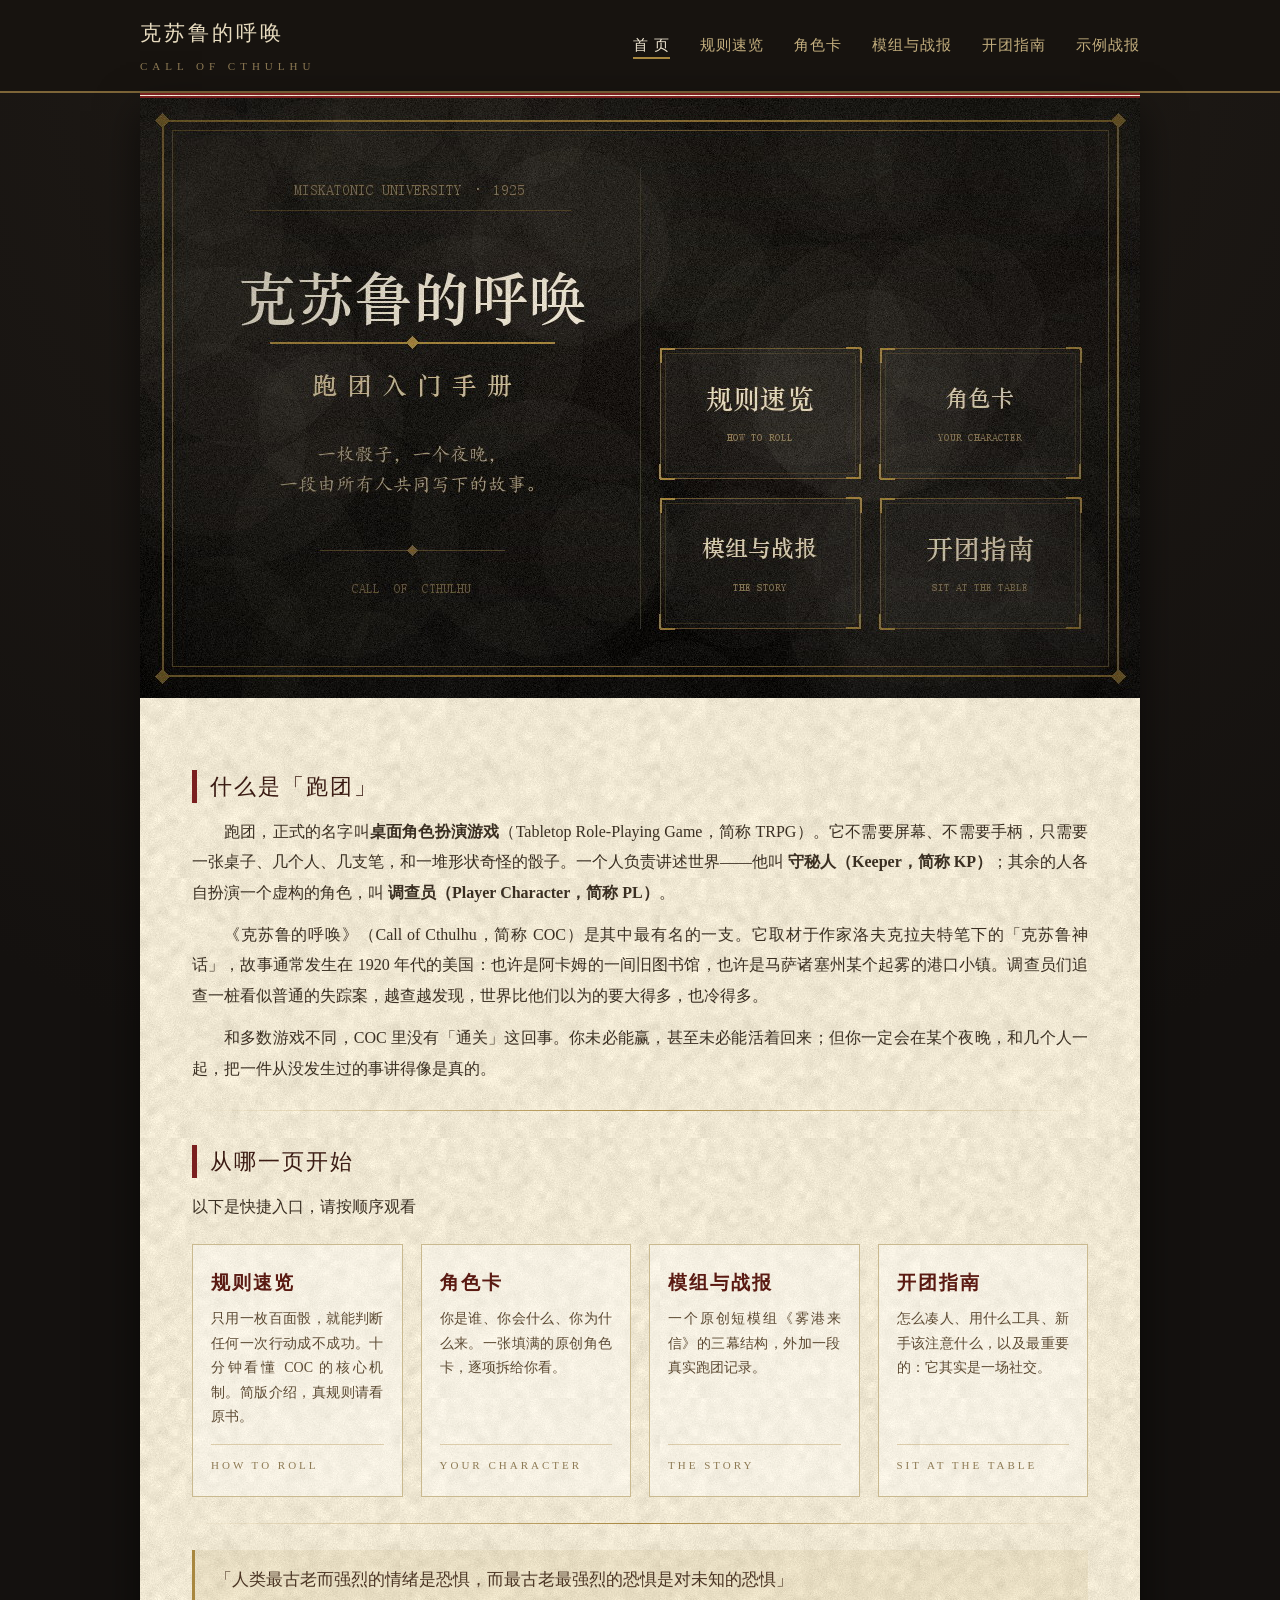
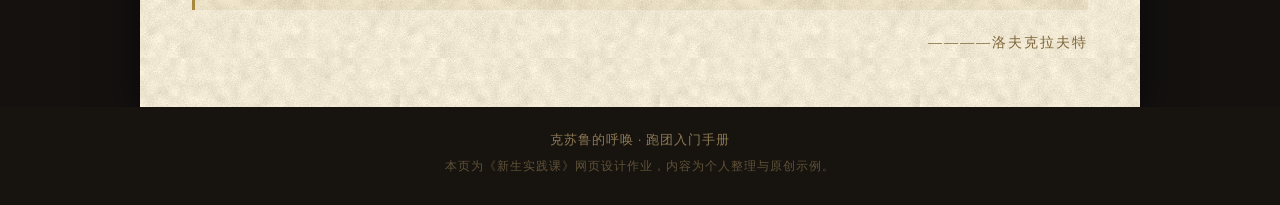
<file: index.html>
<!DOCTYPE html>
<html lang="zh-CN">
<head>
<meta charset="utf-8">
<meta name="viewport" content="width=device-width, initial-scale=1.0">
<title>克苏鲁的呼唤 · 跑团入门手册</title>
<meta name="description" content="写给新手的 COC（克苏鲁的呼唤）桌面角色扮演入门站点：规则、角色卡、模组与开团指南。">
<link rel="stylesheet" href="css/style.css">
</head>

<body>

<!-- ==================== 顶部标题栏 ==================== -->
<div class="topbar">
	<div class="wrap">
		<a class="brand" href="index.html">克苏鲁的呼唤<span>CALL OF CTHULHU</span></a>
		<div class="mainnav">
			<a class="on" href="index.html">首 页</a>
			<a href="web/rules.html">规则速览</a>
			<a href="web/character.html">角色卡</a>
			<a href="web/story.html">模组与战报</a>
			<a href="web/table.html">开团指南</a>
			<a href="web/log.html">示例战报</a>
		</div>
	</div>
</div>

<div class="wrap">
<div class="sheet">

	<!-- ==================== 主页横幅 + 图片热点 ==================== -->
	<img class="hero" src="image/hero.jpg" width="1000" height="600" border="0" alt="克苏鲁的呼唤 · 跑团入门手册" usemap="#chaptermap">
	<map name="chaptermap">
		<area shape="rect" coords="520,250,720,380" href="web/rules.html" target="_self" alt="进入规则速览">
		<area shape="rect" coords="740,250,940,380" href="web/character.html" target="_self" alt="进入角色卡">
		<area shape="rect" coords="520,400,720,530" href="web/story.html" target="_self" alt="进入模组与战报">
		<area shape="rect" coords="740,400,940,530" href="web/table.html" target="_self" alt="进入开团指南">
	</map>

	<!-- ==================== 引言 ==================== -->
	<div class="section">

		<h2>什么是「跑团」</h2>

		<p>跑团，正式的名字叫<strong>桌面角色扮演游戏</strong>（Tabletop Role-Playing Game，简称 TRPG）。它不需要屏幕、不需要手柄，只需要一张桌子、几个人、几支笔，和一堆形状奇怪的骰子。一个人负责讲述世界——他叫 <strong>守秘人（Keeper，简称 KP）</strong>；其余的人各自扮演一个虚构的角色，叫 <strong>调查员（Player Character，简称 PL）</strong>。</p>

		<p>《克苏鲁的呼唤》（Call of Cthulhu，简称 COC）是其中最有名的一支。它取材于作家洛夫克拉夫特笔下的「克苏鲁神话」，故事通常发生在 1920 年代的美国：也许是阿卡姆的一间旧图书馆，也许是马萨诸塞州某个起雾的港口小镇。调查员们追查一桩看似普通的失踪案，越查越发现，世界比他们以为的要大得多，也冷得多。</p>

		<p>和多数游戏不同，COC 里没有「通关」这回事。你未必能赢，甚至未必能活着回来；但你一定会在某个夜晚，和几个人一起，把一件从没发生过的事讲得像是真的。</p>

		<hr class="rule-line">

		<!-- ==================== 四个入口卡片 ==================== -->
		<h2>从哪一页开始</h2>
		<p class="noindent">以下是快捷入口，请按顺序观看</p>

		<div class="cards">
			<a class="card" href="web/rules.html">
				<h3>规则速览</h3>
				<p>只用一枚百面骰，就能判断任何一次行动成不成功。十分钟看懂 COC 的核心机制。简版介绍，真规则请看原书。</p>
				<em>HOW TO ROLL</em>
			</a>
			<a class="card" href="web/character.html">
				<h3>角色卡</h3>
				<p>你是谁、你会什么、你为什么来。一张填满的原创角色卡，逐项拆给你看。</p>
				<em>YOUR CHARACTER</em>
			</a>
			<a class="card" href="web/story.html">
				<h3>模组与战报</h3>
				<p>一个原创短模组《雾港来信》的三幕结构，外加一段真实跑团记录。</p>
				<em>THE STORY</em>
			</a>
			<a class="card" href="web/table.html">
				<h3>开团指南</h3>
				<p>怎么凑人、用什么工具、新手该注意什么，以及最重要的：它其实是一场社交。</p>
				<em>SIT AT THE TABLE</em>
			</a>
		</div>

		<hr class="rule-line">

		<blockquote>「人类最古老而强烈的情绪是恐惧，而最古老最强烈的恐惧是对未知的恐惧」</blockquote>

		<p class="noindent" style="text-align:right; color:#7d6538; font-size:14px; letter-spacing:2px;">————洛夫克拉夫特</p>

	</div>

</div>
</div>

<!-- ==================== 页脚 ==================== -->
<div class="sitefoot">
	<div class="wrap">
		克苏鲁的呼唤 · 跑团入门手册<br>
		<span style="font-size:12px; color:#5f5238;">本页为《新生实践课》网页设计作业，内容为个人整理与原创示例。</span>
	</div>
</div>

</body>
</html>
</file>
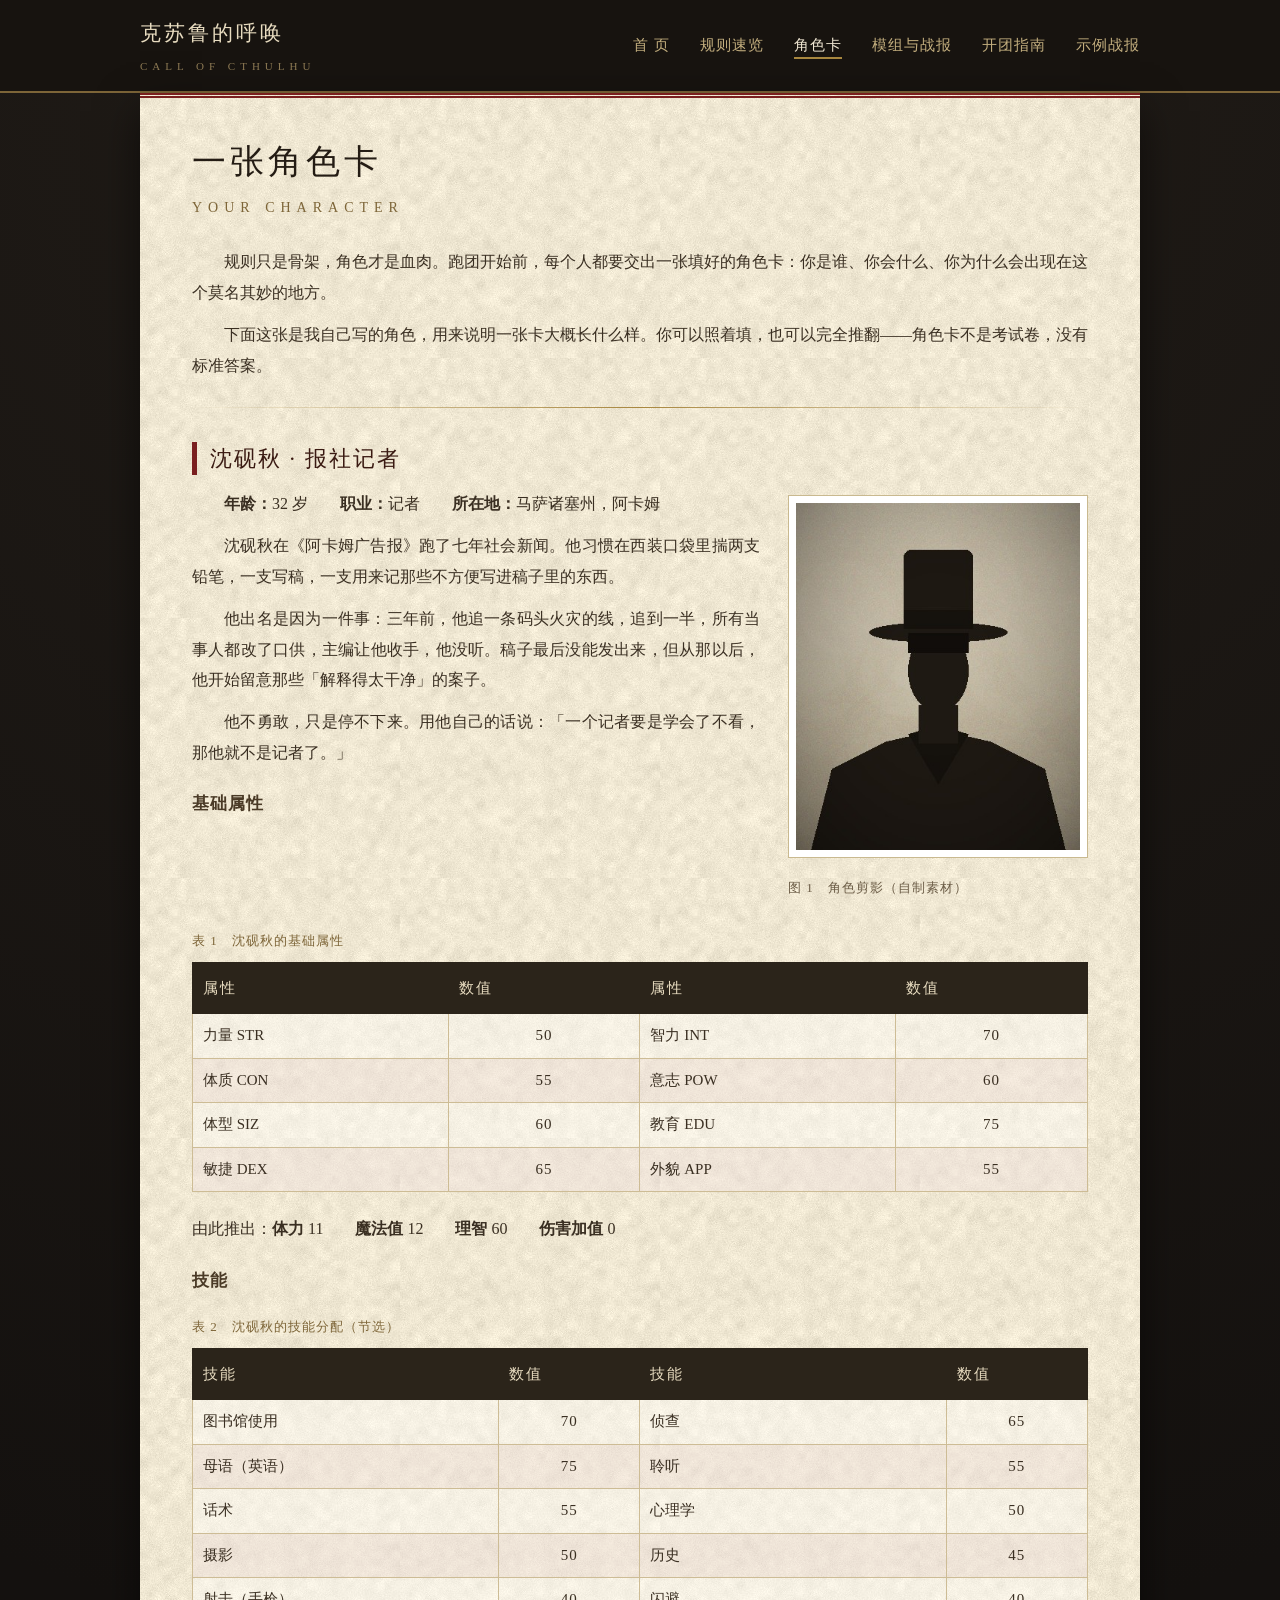
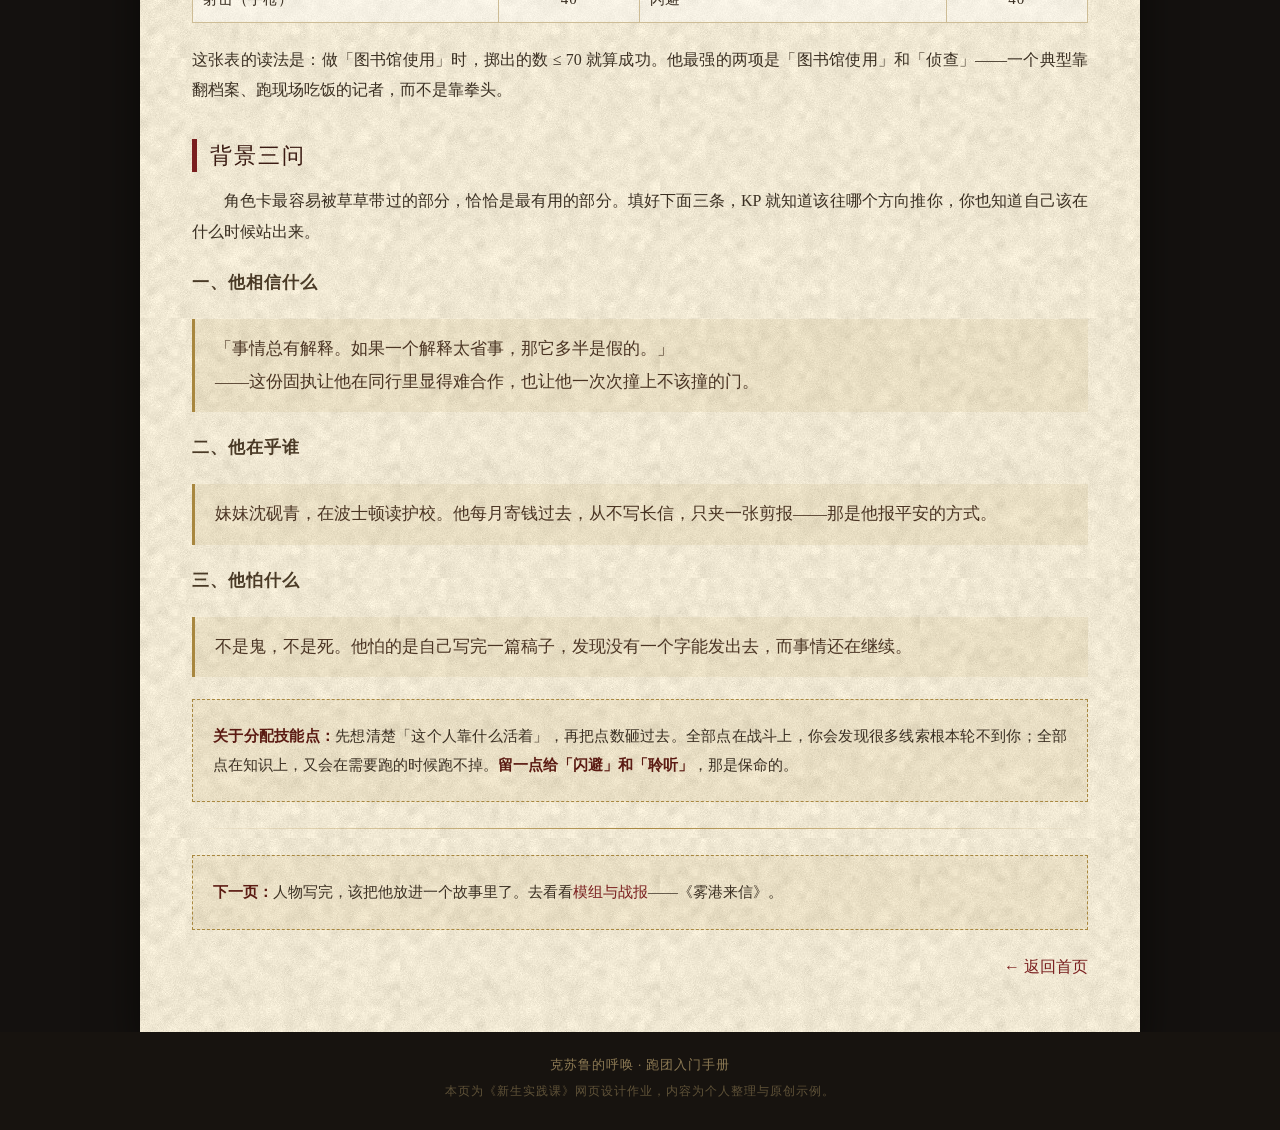
<file: web/character.html>
<!DOCTYPE html>
<html lang="zh-CN">
<head>
<meta charset="utf-8">
<meta name="viewport" content="width=device-width, initial-scale=1.0">
<title>角色卡 · 克苏鲁的呼唤</title>
<meta name="description" content="一张完整的 COC 角色卡示例：1925 年报社记者沈砚秋的属性、技能与背景设定。">
<link rel="stylesheet" href="../css/style.css">
</head>

<body>

<div class="topbar">
	<div class="wrap">
		<a class="brand" href="../index.html">克苏鲁的呼唤<span>CALL OF CTHULHU</span></a>
		<div class="mainnav">
			<a href="../index.html">首 页</a>
			<a href="rules.html">规则速览</a>
			<a class="on" href="character.html">角色卡</a>
			<a href="story.html">模组与战报</a>
			<a href="table.html">开团指南</a>
			<a href="log.html">示例战报</a>
		</div>
	</div>
</div>

<div class="wrap">
<div class="sheet">
	<div class="section">

		<h1>一张角色卡</h1>
		<p class="subtitle">YOUR CHARACTER</p>

		<p>规则只是骨架，角色才是血肉。跑团开始前，每个人都要交出一张填好的角色卡：你是谁、你会什么、你为什么会出现在这个莫名其妙的地方。</p>

		<p>下面这张是我自己写的角色，用来说明一张卡大概长什么样。你可以照着填，也可以完全推翻——角色卡不是考试卷，没有标准答案。</p>

		<hr class="rule-line">

		<h2>沈砚秋 · 报社记者</h2>

		<div class="figure float-right">
			<img src="../image/portrait.jpg" width="300" height="363" alt="1920 年代戴礼帽的记者剪影">
			<p class="figcap">图 1　角色剪影（自制素材）</p>
		</div>

		<p><strong>年龄：</strong>32 岁　　<strong>职业：</strong>记者　　<strong>所在地：</strong>马萨诸塞州，阿卡姆</p>

		<p>沈砚秋在《阿卡姆广告报》跑了七年社会新闻。他习惯在西装口袋里揣两支铅笔，一支写稿，一支用来记那些不方便写进稿子里的东西。</p>

		<p>他出名是因为一件事：三年前，他追一条码头火灾的线，追到一半，所有当事人都改了口供，主编让他收手，他没听。稿子最后没能发出来，但从那以后，他开始留意那些「解释得太干净」的案子。</p>

		<p>他不勇敢，只是停不下来。用他自己的话说：「一个记者要是学会了不看，那他就不是记者了。」</p>

		<h3>基础属性</h3>

		<table>
			<caption>表 1　沈砚秋的基础属性</caption>
			<thead>
				<tr>
					<th style="width:16%;">属性</th>
					<th style="width:12%;">数值</th>
					<th style="width:16%;">属性</th>
					<th style="width:12%;">数值</th>
				</tr>
			</thead>
			<tbody>
				<tr>
					<td>力量 STR</td><td class="num">50</td>
					<td>智力 INT</td><td class="num">70</td>
				</tr>
				<tr>
					<td>体质 CON</td><td class="num">55</td>
					<td>意志 POW</td><td class="num">60</td>
				</tr>
				<tr>
					<td>体型 SIZ</td><td class="num">60</td>
					<td>教育 EDU</td><td class="num">75</td>
				</tr>
				<tr>
					<td>敏捷 DEX</td><td class="num">65</td>
					<td>外貌 APP</td><td class="num">55</td>
				</tr>
			</tbody>
		</table>

		<p class="noindent">由此推出：<strong>体力</strong> 11　　<strong>魔法值</strong> 12　　<strong>理智</strong> 60　　<strong>伤害加值</strong> 0</p>

		<h3>技能</h3>

		<table>
			<caption>表 2　沈砚秋的技能分配（节选）</caption>
			<thead>
				<tr>
					<th style="width:26%;">技能</th>
					<th style="width:12%;">数值</th>
					<th style="width:26%;">技能</th>
					<th style="width:12%;">数值</th>
				</tr>
			</thead>
			<tbody>
				<tr><td>图书馆使用</td><td class="num">70</td><td>侦查</td><td class="num">65</td></tr>
				<tr><td>母语（英语）</td><td class="num">75</td><td>聆听</td><td class="num">55</td></tr>
				<tr><td>话术</td><td class="num">55</td><td>心理学</td><td class="num">50</td></tr>
				<tr><td>摄影</td><td class="num">50</td><td>历史</td><td class="num">45</td></tr>
				<tr><td>射击（手枪）</td><td class="num">40</td><td>闪避</td><td class="num">40</td></tr>
			</tbody>
		</table>

		<p class="noindent">这张表的读法是：做「图书馆使用」时，掷出的数 ≤ 70 就算成功。他最强的两项是「图书馆使用」和「侦查」——一个典型靠翻档案、跑现场吃饭的记者，而不是靠拳头。</p>

		<h2>背景三问</h2>

		<p>角色卡最容易被草草带过的部分，恰恰是最有用的部分。填好下面三条，KP 就知道该往哪个方向推你，你也知道自己该在什么时候站出来。</p>

		<h3>一、他相信什么</h3>
		<blockquote>「事情总有解释。如果一个解释太省事，那它多半是假的。」<br>——这份固执让他在同行里显得难合作，也让他一次次撞上不该撞的门。</blockquote>

		<h3>二、他在乎谁</h3>
		<blockquote>妹妹沈砚青，在波士顿读护校。他每月寄钱过去，从不写长信，只夹一张剪报——那是他报平安的方式。</blockquote>

		<h3>三、他怕什么</h3>
		<blockquote>不是鬼，不是死。他怕的是自己写完一篇稿子，发现没有一个字能发出去，而事情还在继续。</blockquote>

		<div class="note">
			<p><strong>关于分配技能点：</strong>先想清楚「这个人靠什么活着」，再把点数砸过去。全部点在战斗上，你会发现很多线索根本轮不到你；全部点在知识上，又会在需要跑的时候跑不掉。<strong>留一点给「闪避」和「聆听」</strong>，那是保命的。</p>
		</div>

		<hr class="rule-line">

		<div class="note">
			<p><strong>下一页：</strong>人物写完，该把他放进一个故事里了。去看看<a href="story.html">模组与战报</a>——《雾港来信》。</p>
		</div>

		<p class="noindent" style="text-align:right;"><a href="../index.html">← 返回首页</a></p>

	</div>
</div>
</div>

<div class="sitefoot">
	<div class="wrap">
		克苏鲁的呼唤 · 跑团入门手册<br>
		<span style="font-size:12px; color:#5f5238;">本页为《新生实践课》网页设计作业，内容为个人整理与原创示例。</span>
	</div>
</div>

</body>
</html>
</file>
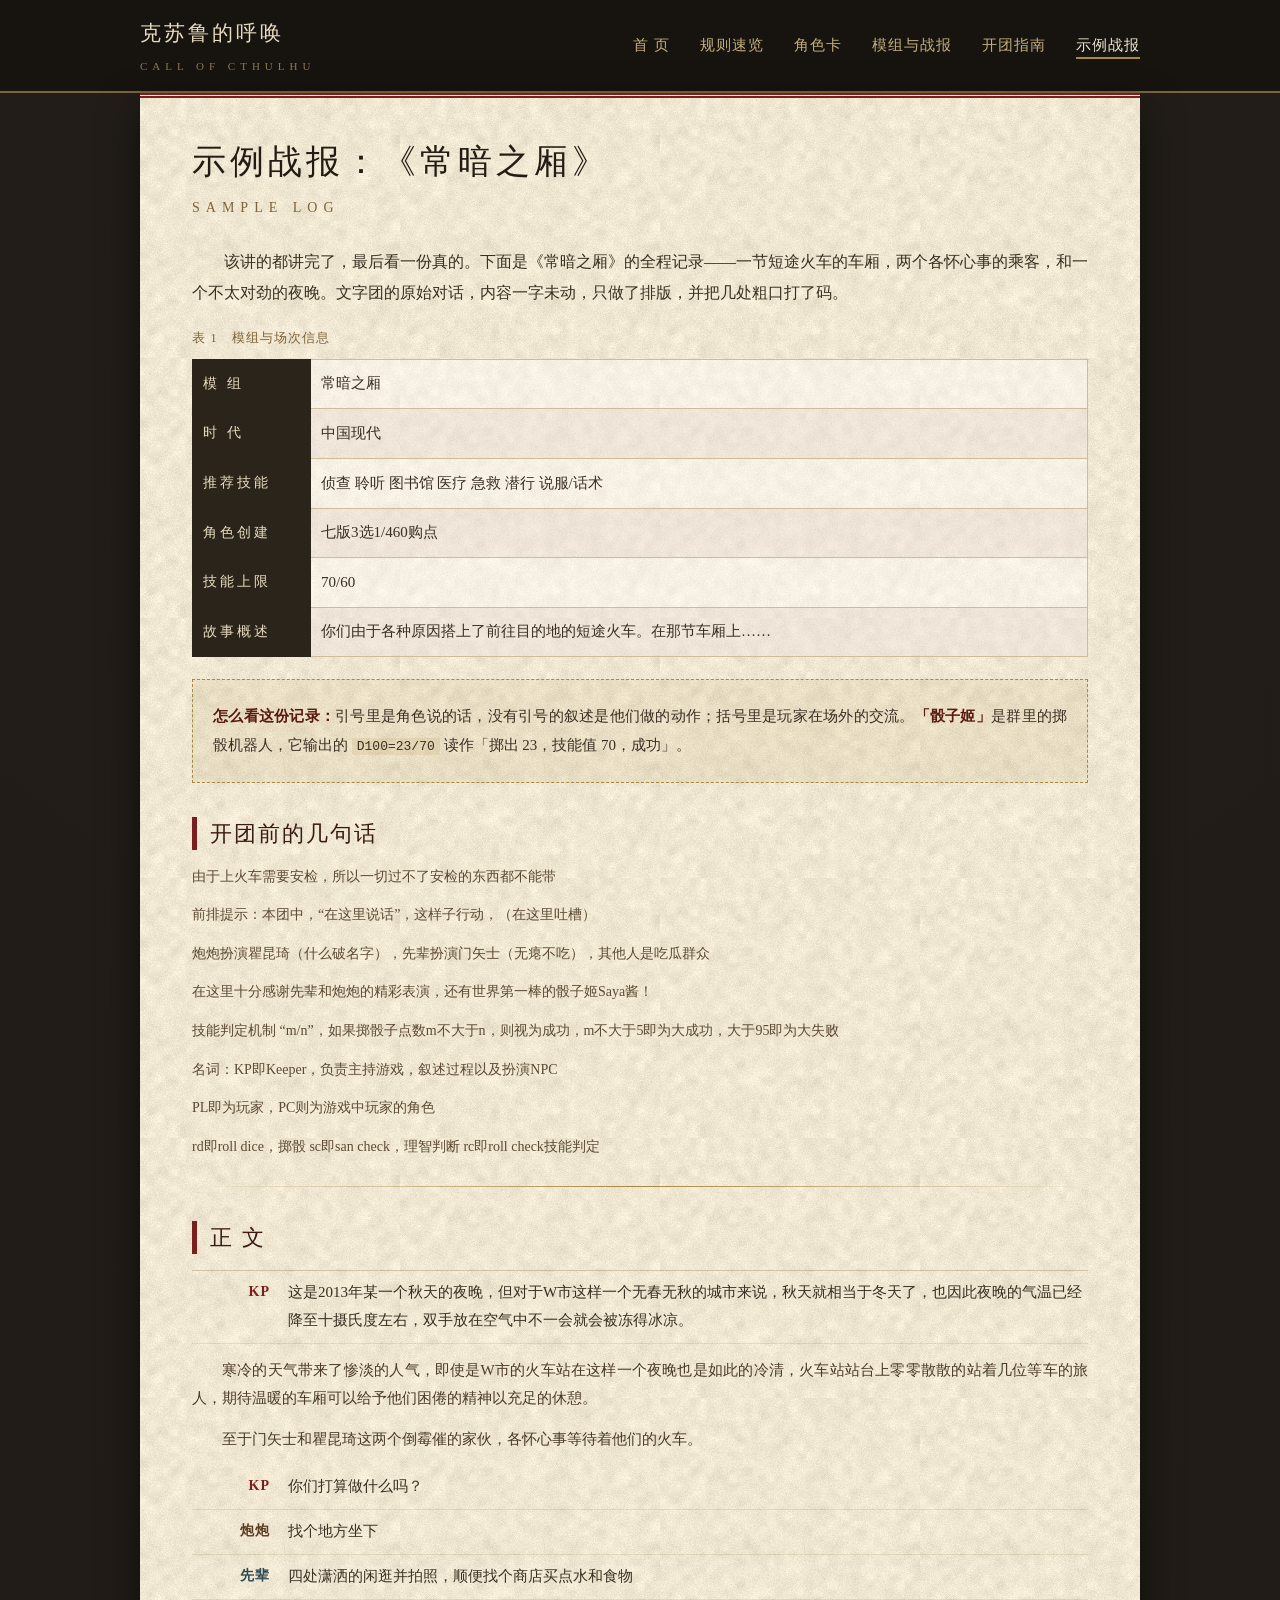
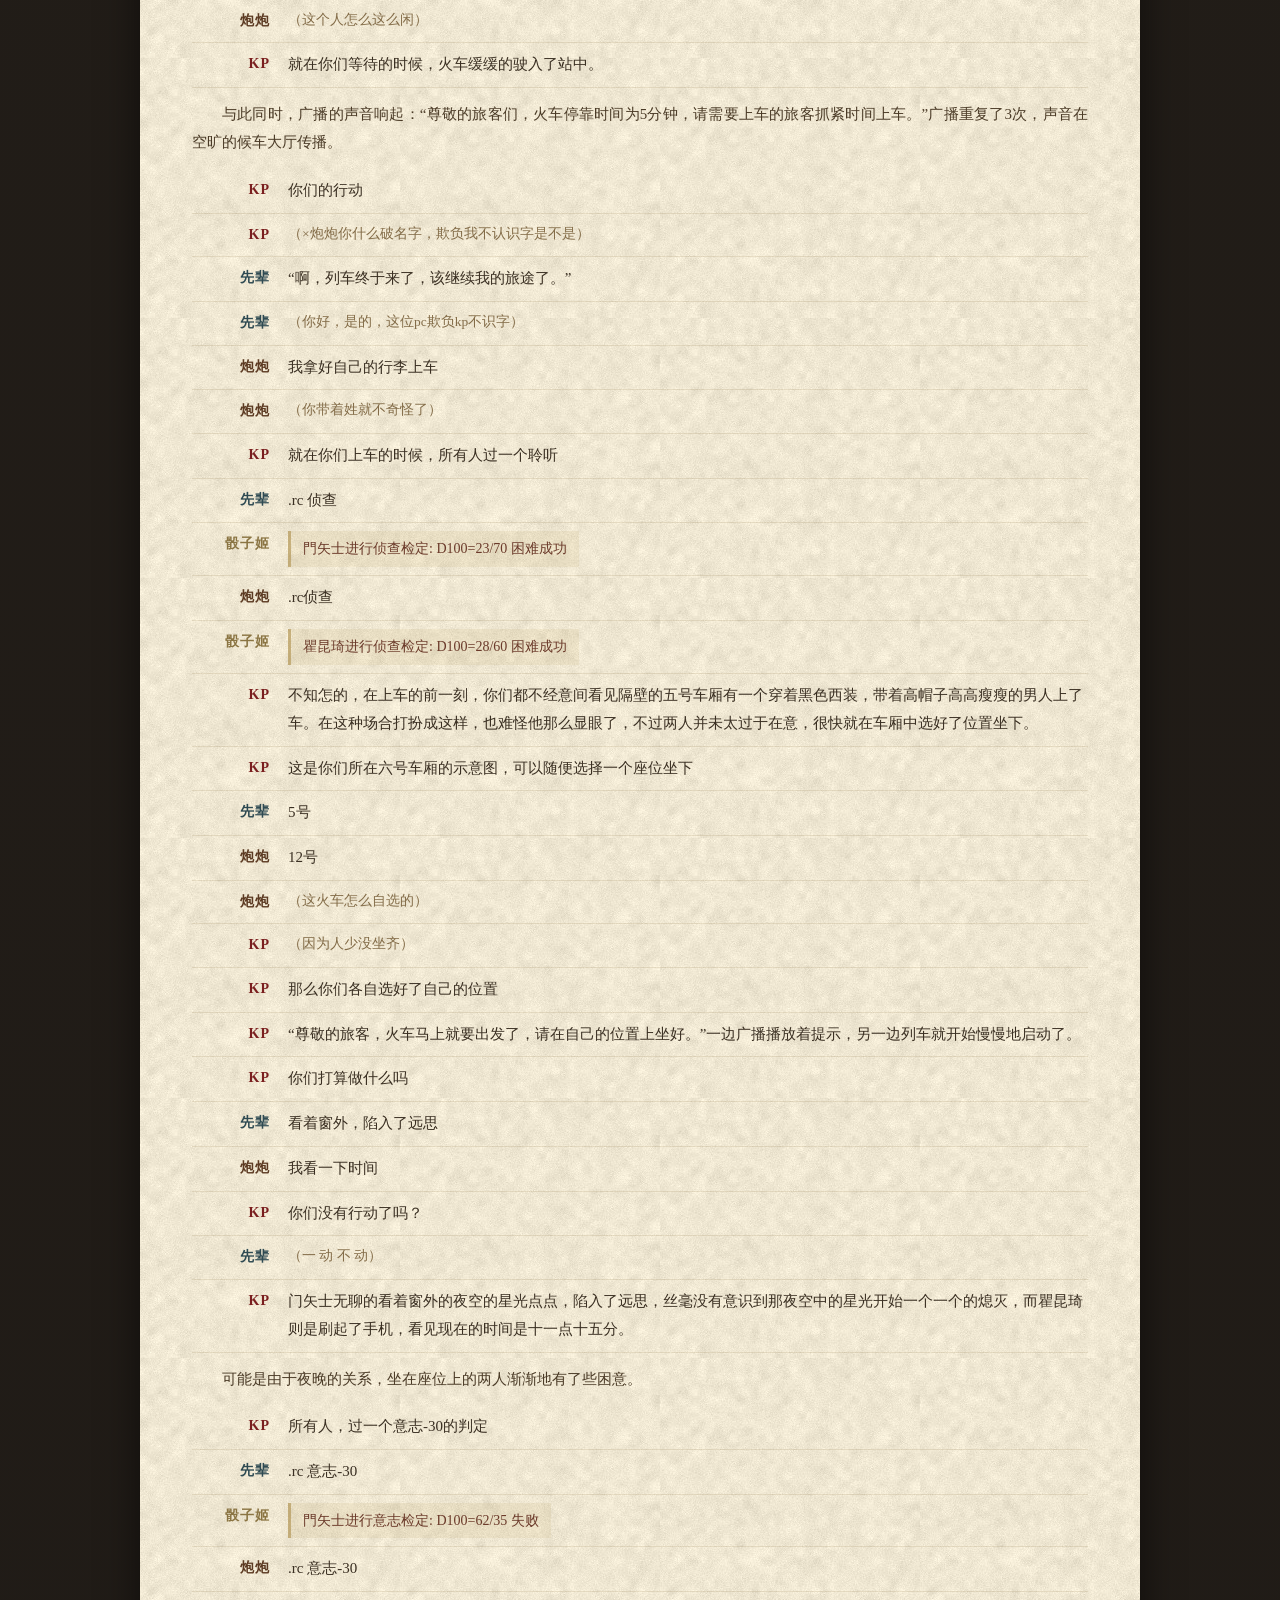
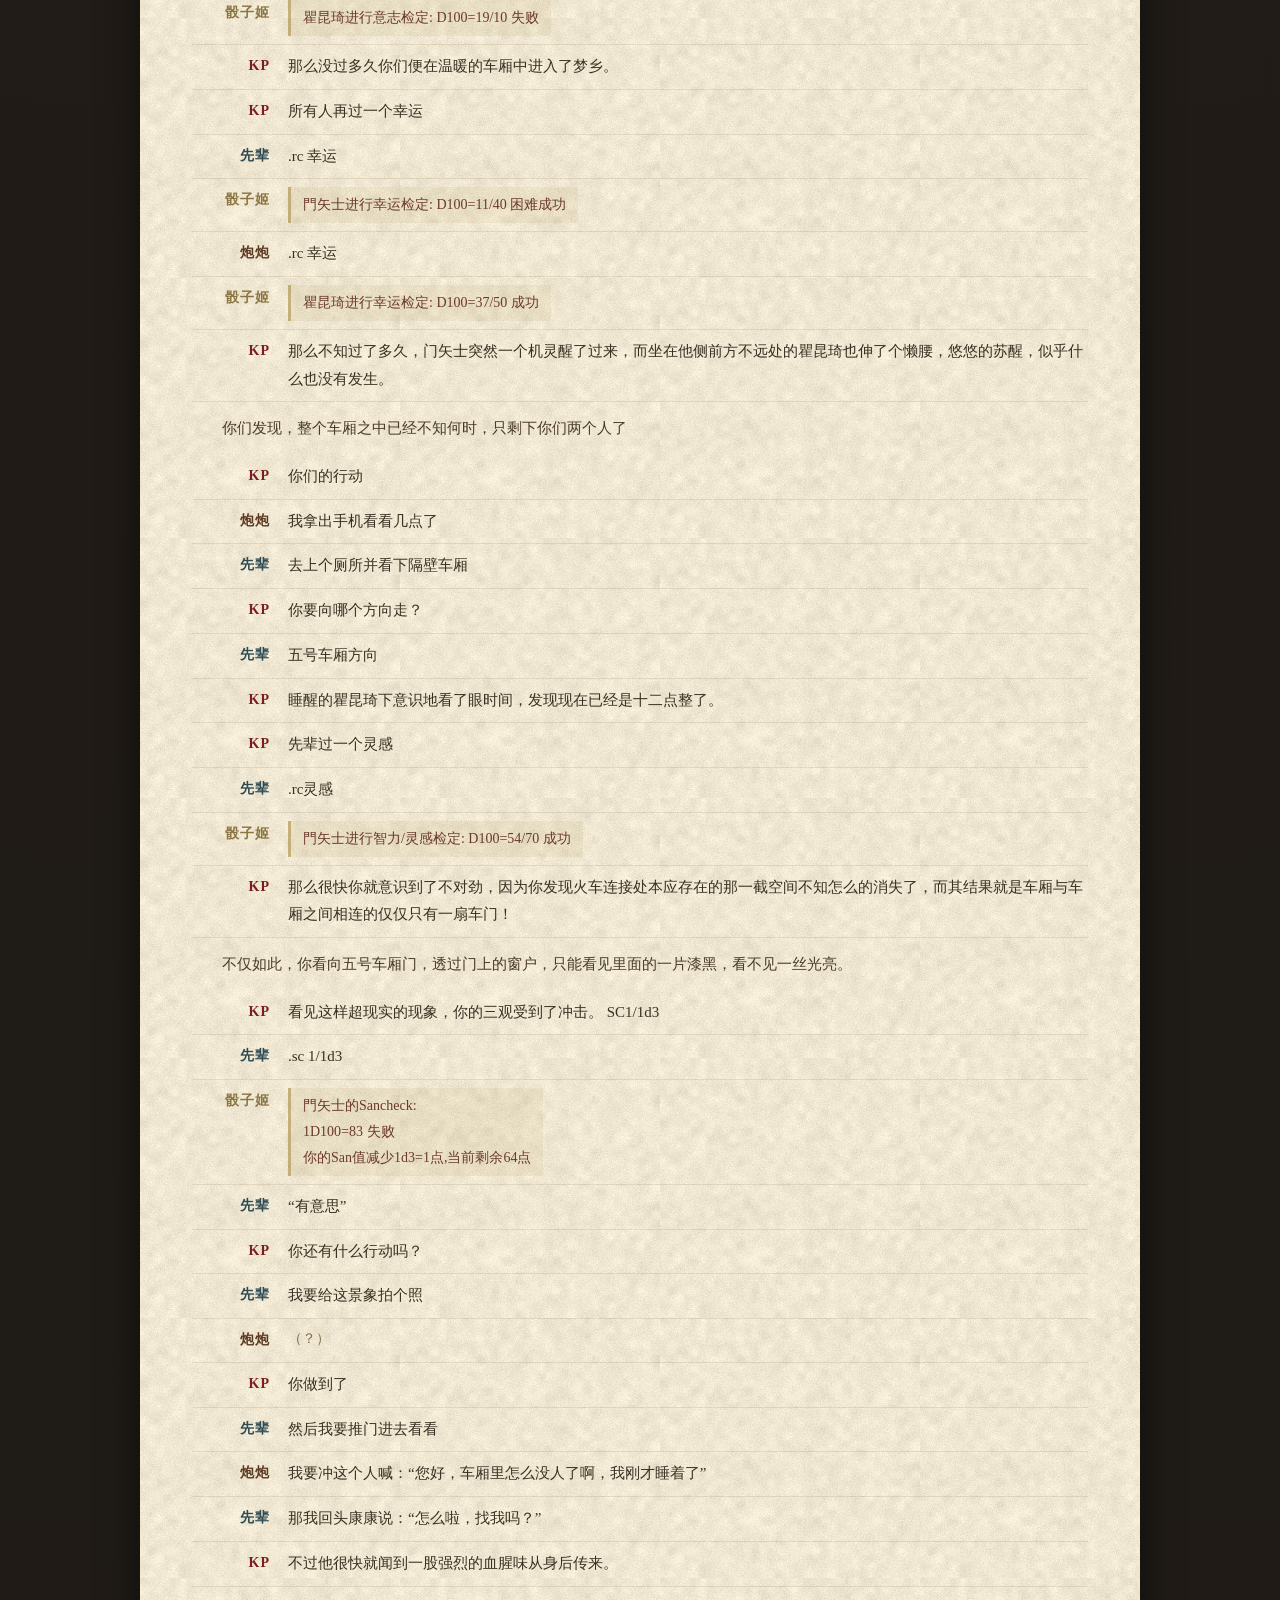
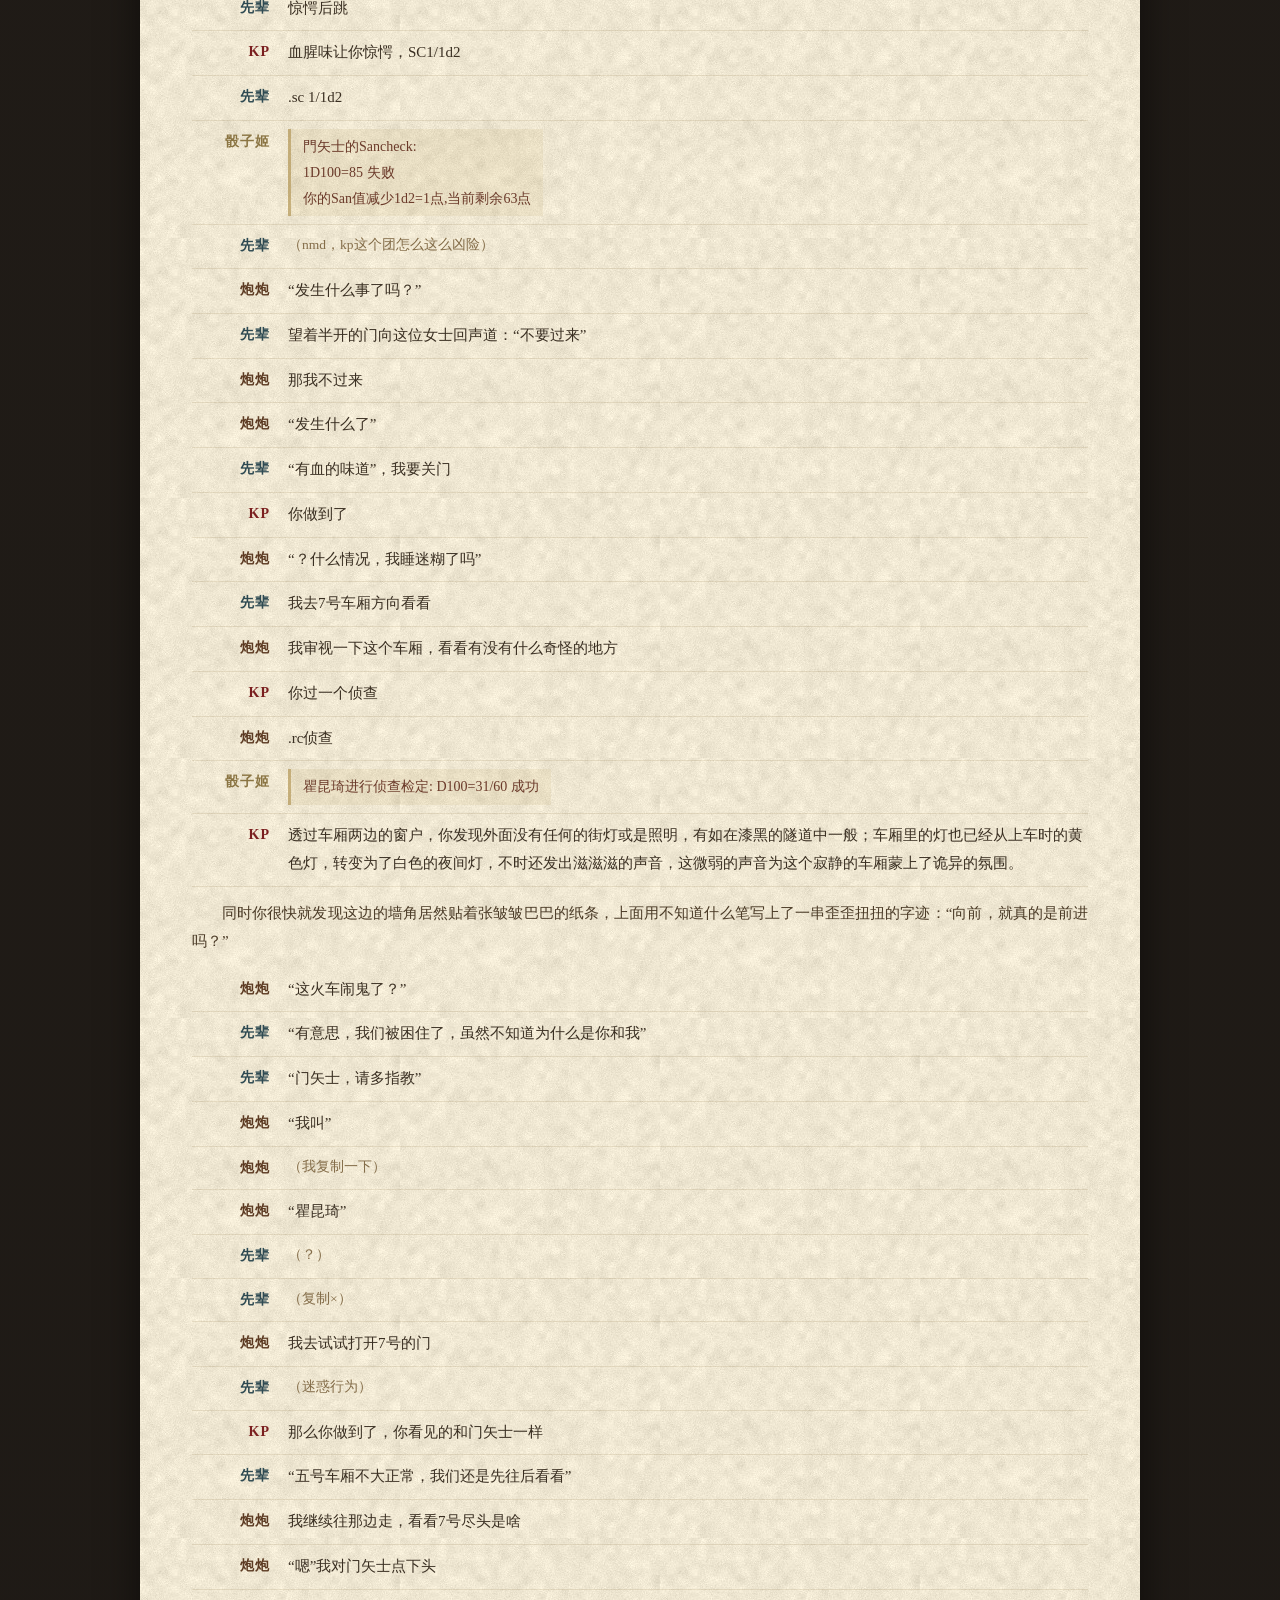
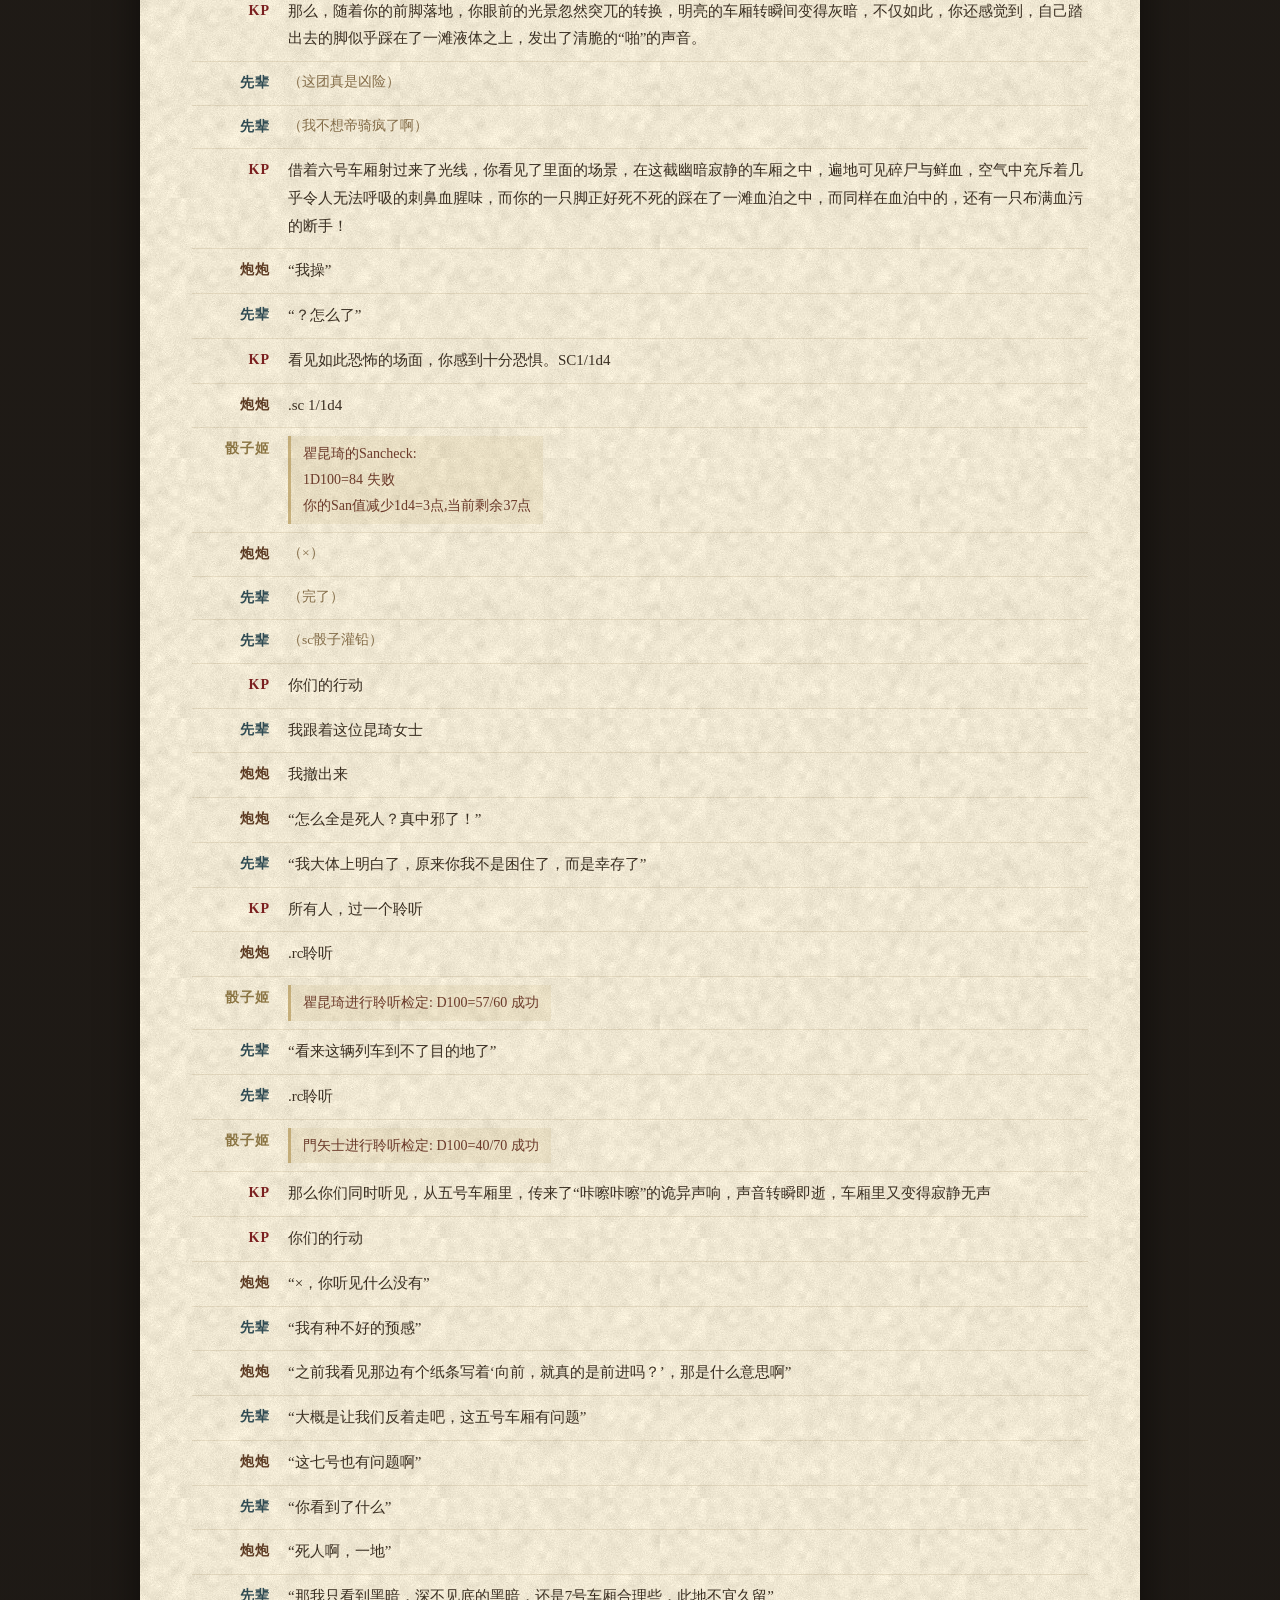
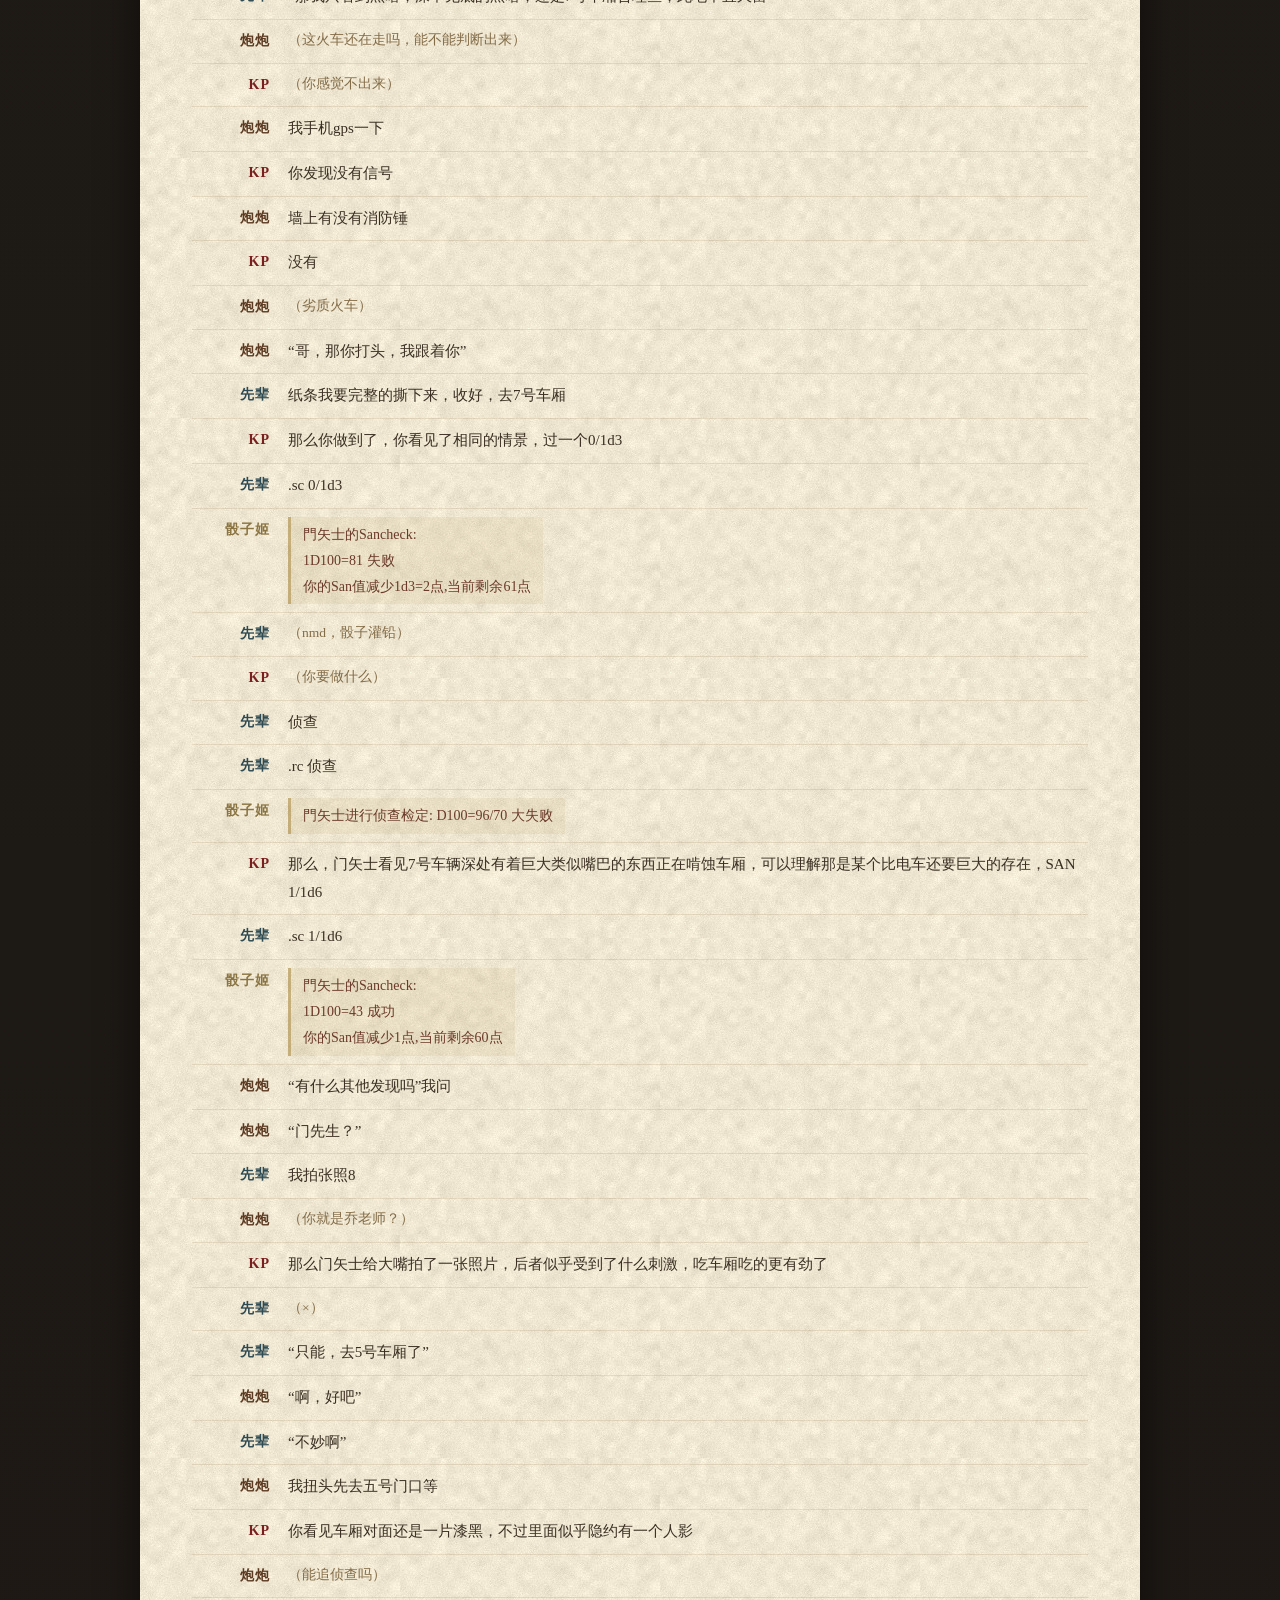
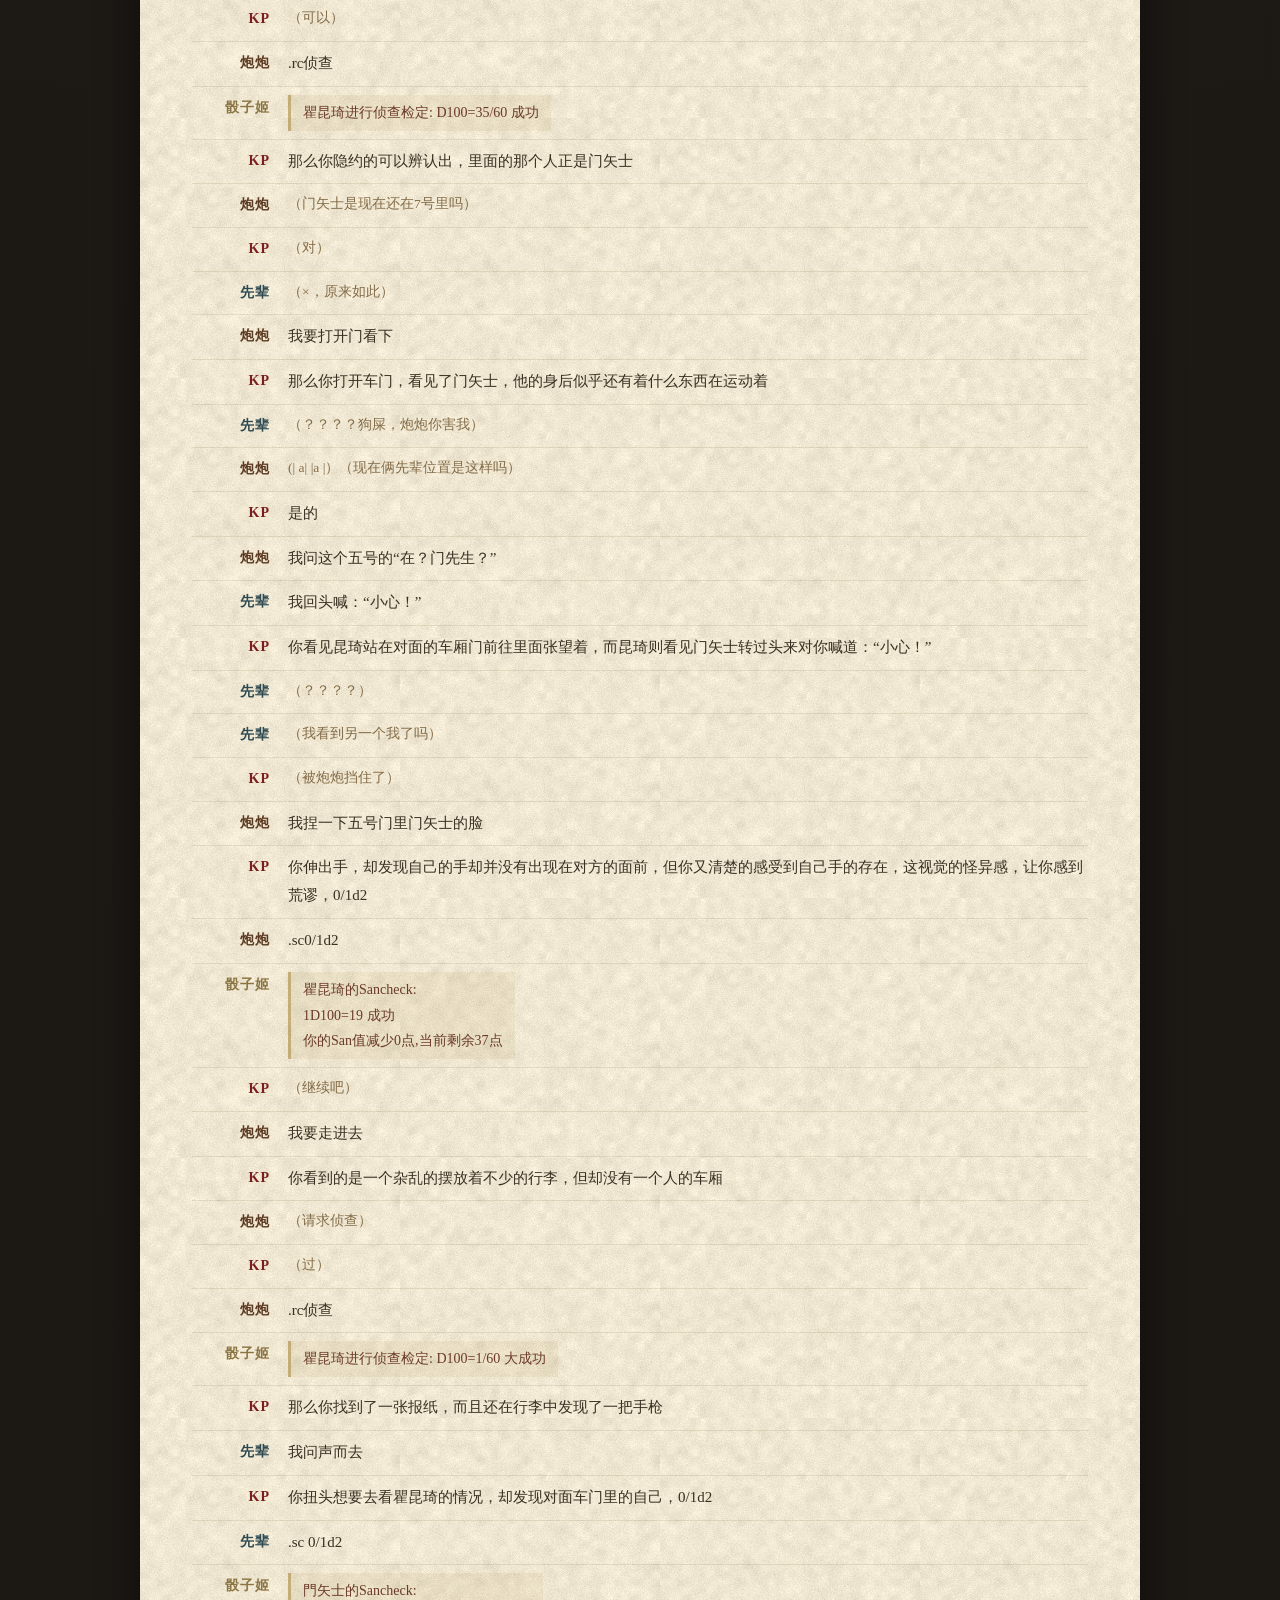
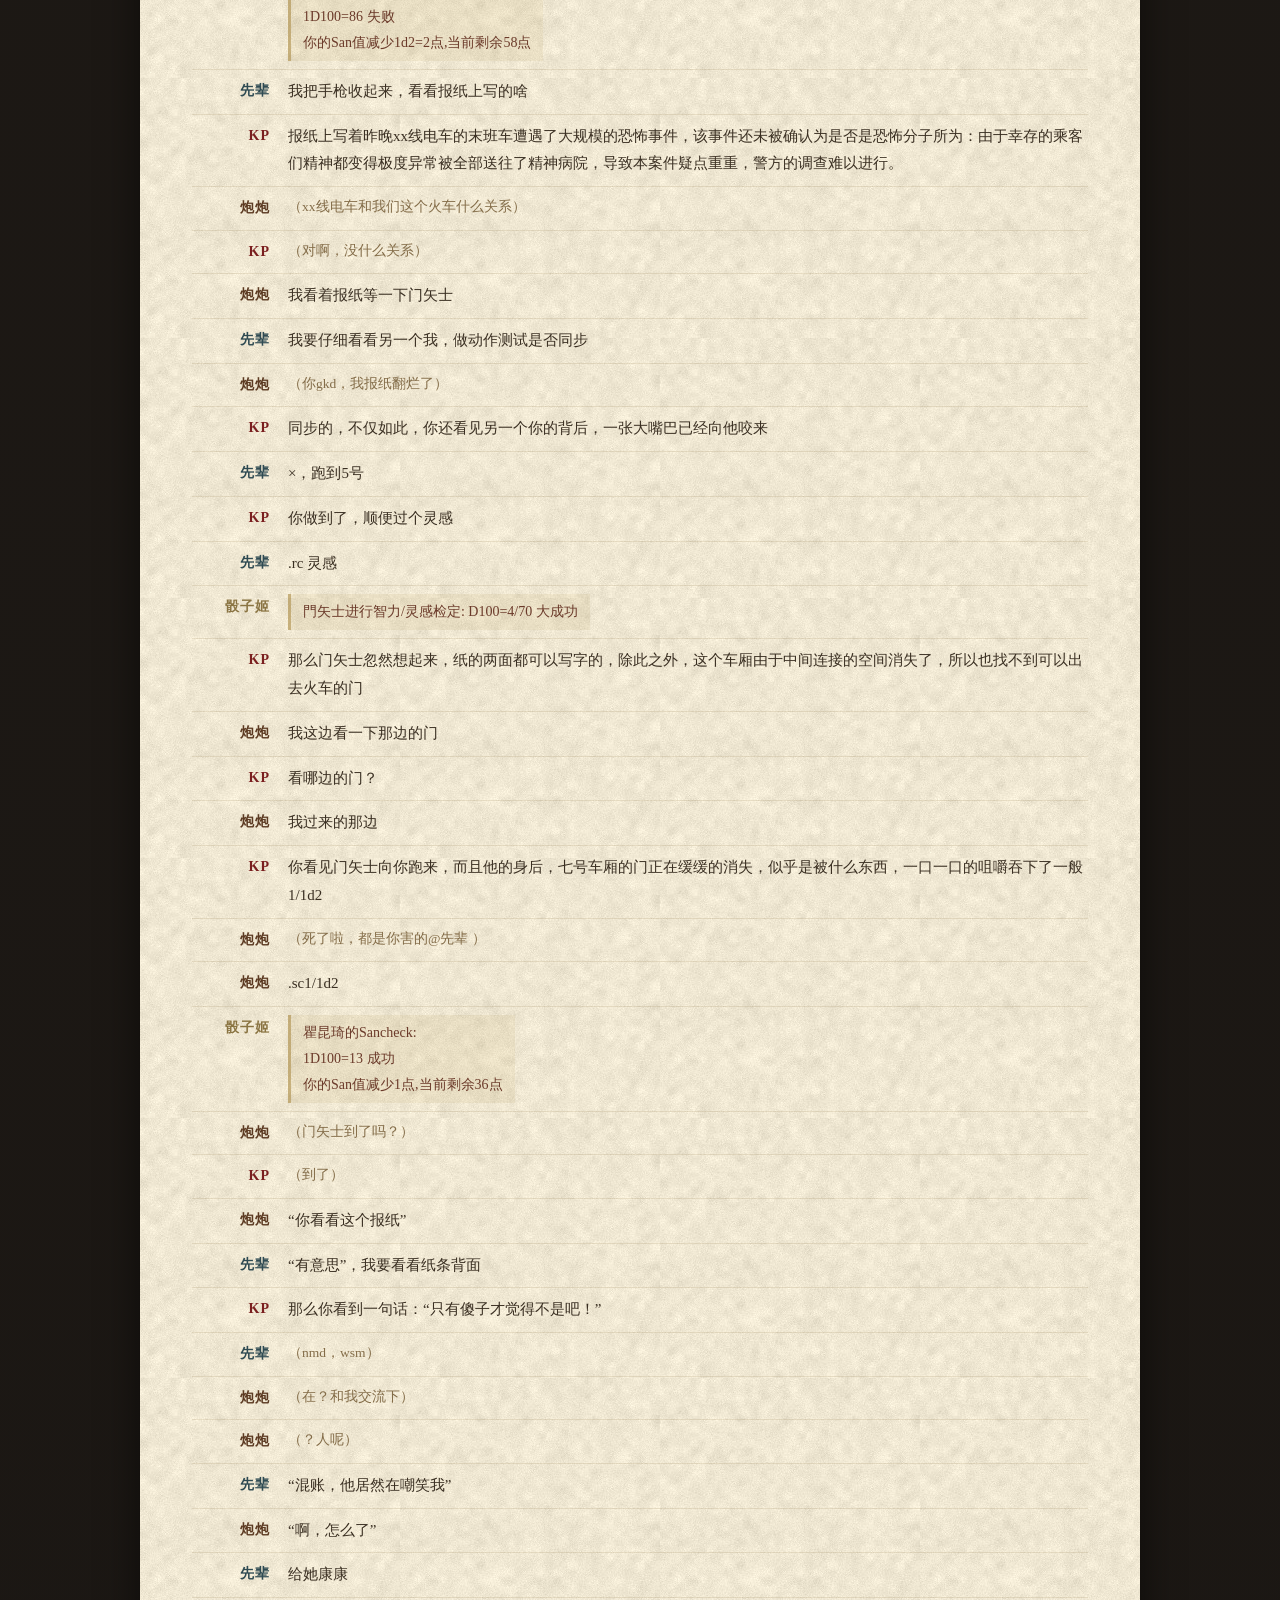
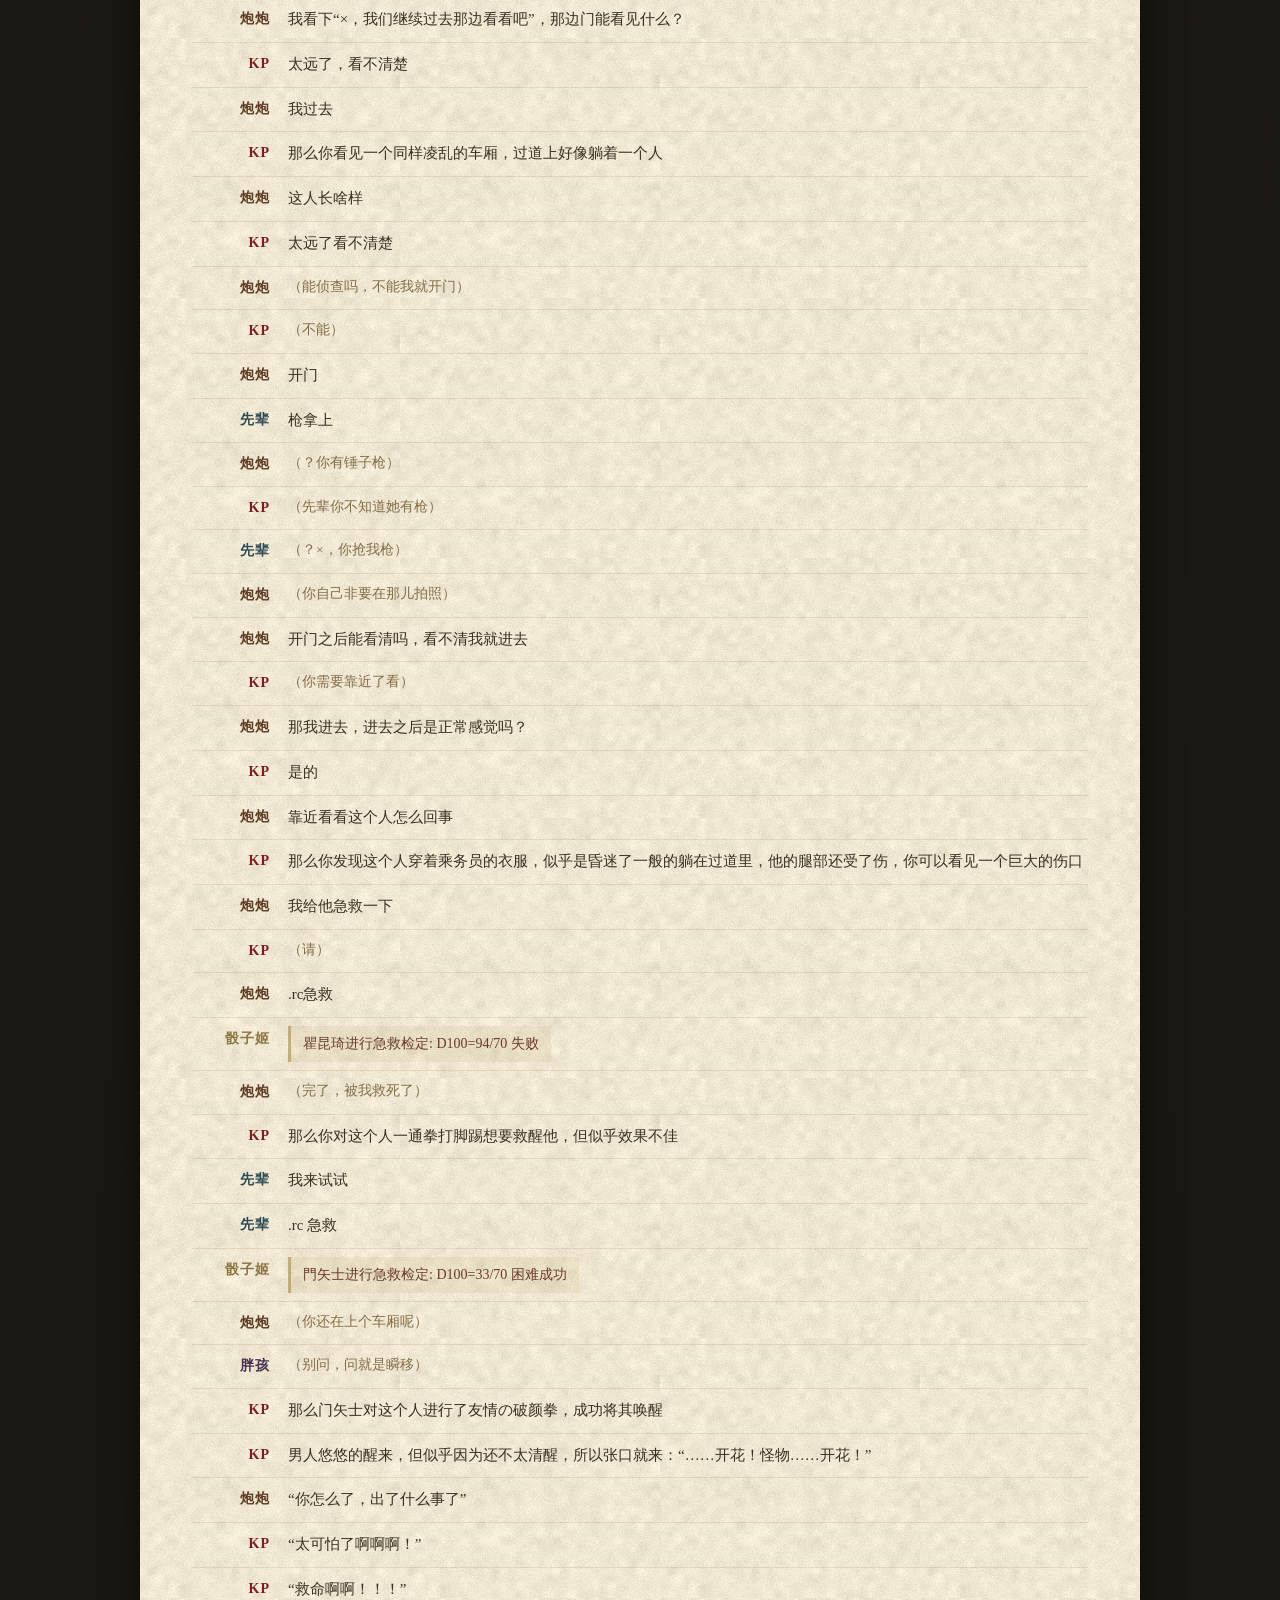
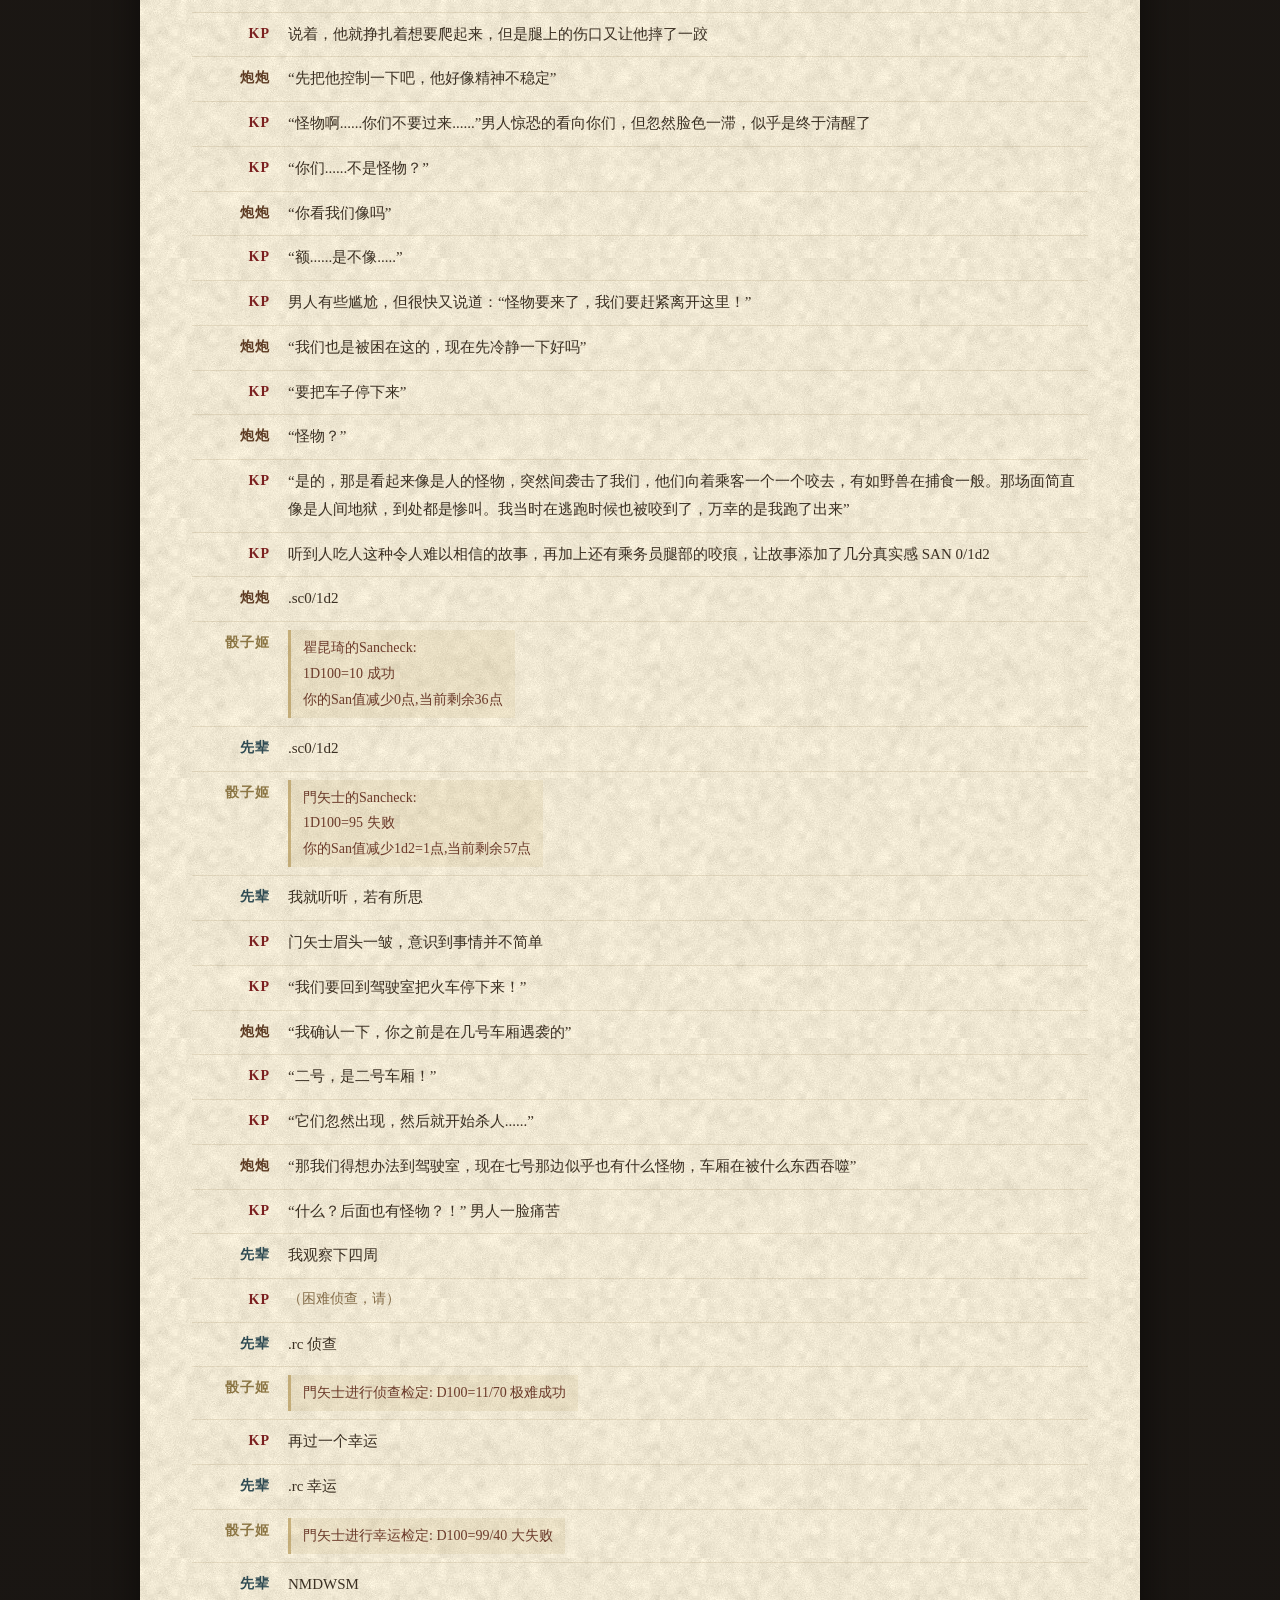
<file: web/log.html>
<!DOCTYPE html>
<html lang="zh-CN">
<head>
<meta charset="utf-8">
<meta name="viewport" content="width=device-width, initial-scale=1.0">
<title>示例战报《常暗之厢》 · 克苏鲁的呼唤</title>
<meta name="description" content="一份完整的 COC 跑团记录：文字团《常暗之厢》全程对话整理，含骰子姬判定与玩家场外吐槽。">
<link rel="stylesheet" href="../css/style.css">
</head>

<body>

<div class="topbar">
	<div class="wrap">
		<a class="brand" href="../index.html">克苏鲁的呼唤<span>CALL OF CTHULHU</span></a>
		<div class="mainnav">
			<a href="../index.html">首 页</a>
			<a href="rules.html">规则速览</a>
			<a href="character.html">角色卡</a>
			<a href="story.html">模组与战报</a>
			<a href="table.html">开团指南</a>
			<a class="on" href="log.html">示例战报</a>
		</div>
	</div>
</div>

<div class="wrap">
<div class="sheet">
	<div class="section">

		<h1>示例战报：《常暗之厢》</h1>
		<p class="subtitle">SAMPLE LOG</p>

		<p>该讲的都讲完了，最后看一份真的。下面是《常暗之厢》的全程记录——一节短途火车的车厢，两个各怀心事的乘客，和一个不太对劲的夜晚。文字团的原始对话，内容一字未动，只做了排版，并把几处粗口打了码。</p>

		<table class="metatable">
			<caption>表 1　模组与场次信息</caption>
			<tbody>
				<tr><th>模 组</th><td>常暗之厢</td></tr>
				<tr><th>时 代</th><td>中国现代</td></tr>
				<tr><th>推荐技能</th><td>侦查 聆听 图书馆 医疗 急救 潜行 说服/话术</td></tr>
				<tr><th>角色创建</th><td>七版3选1/460购点</td></tr>
				<tr><th>技能上限</th><td>70/60</td></tr>
				<tr><th>故事概述</th><td>你们由于各种原因搭上了前往目的地的短途火车。在那节车厢上……</td></tr>
			</tbody>
		</table>

		<div class="note">
			<p><strong>怎么看这份记录：</strong>引号里是角色说的话，没有引号的叙述是他们做的动作；括号里是玩家在场外的交流。<strong>「骰子姬」</strong>是群里的掷骰机器人，它输出的 <code>D100=23/70</code> 读作「掷出 23，技能值 70，成功」。</p>
		</div>

		<h2>开团前的几句话</h2>
			<p class="noindent small">由于上火车需要安检，所以一切过不了安检的东西都不能带</p>
			<p class="noindent small">前排提示：本团中，“在这里说话”，这样子行动，（在这里吐槽）</p>
			<p class="noindent small">炮炮扮演瞿昆琦（什么破名字），先辈扮演门矢士（无瘪不吃），其他人是吃瓜群众</p>
			<p class="noindent small">在这里十分感谢先辈和炮炮的精彩表演，还有世界第一棒的骰子姬Saya酱！</p>
			<p class="noindent small">技能判定机制 “m/n”，如果掷骰子点数m不大于n，则视为成功，m不大于5即为大成功，大于95即为大失败</p>
			<p class="noindent small">名词：KP即Keeper，负责主持游戏，叙述过程以及扮演NPC</p>
			<p class="noindent small">PL即为玩家，PC则为游戏中玩家的角色</p>
			<p class="noindent small">rd即roll dice，掷骰 sc即san check，理智判断 rc即roll check技能判定</p>

		<hr class="rule-line">

		<h2>正 文</h2>

		<div class="log">
<div class="row say"><span class="who" style="color:#7a1f1f">KP</span><span class="txt">这是2013年某一个秋天的夜晚，但对于W市这样一个无春无秋的城市来说，秋天就相当于冬天了，也因此夜晚的气温已经降至十摄氏度左右，双手放在空气中不一会就会被冻得冰凉。</span></div>
<p class="narr">寒冷的天气带来了惨淡的人气，即使是W市的火车站在这样一个夜晚也是如此的冷清，火车站站台上零零散散的站着几位等车的旅人，期待温暖的车厢可以给予他们困倦的精神以充足的休憩。</p>
<p class="narr">至于门矢士和瞿昆琦这两个倒霉催的家伙，各怀心事等待着他们的火车。</p>
<div class="row say"><span class="who" style="color:#7a1f1f">KP</span><span class="txt">你们打算做什么吗？</span></div>
<div class="row say"><span class="who" style="color:#5c3a22">炮炮</span><span class="txt">找个地方坐下</span></div>
<div class="row say"><span class="who" style="color:#2e4a52">先辈</span><span class="txt">四处潇洒的闲逛并拍照，顺便找个商店买点水和食物</span></div>
<div class="row ooc"><span class="who" style="color:#5c3a22">炮炮</span><span class="txt">（这个人怎么这么闲）</span></div>
<div class="row say"><span class="who" style="color:#7a1f1f">KP</span><span class="txt">就在你们等待的时候，火车缓缓的驶入了站中。</span></div>
<p class="narr">与此同时，广播的声音响起：“尊敬的旅客们，火车停靠时间为5分钟，请需要上车的旅客抓紧时间上车。”广播重复了3次，声音在空旷的候车大厅传播。</p>
<div class="row say"><span class="who" style="color:#7a1f1f">KP</span><span class="txt">你们的行动</span></div>
<div class="row ooc"><span class="who" style="color:#7a1f1f">KP</span><span class="txt">（×炮炮你什么破名字，欺负我不认识字是不是）</span></div>
<div class="row say"><span class="who" style="color:#2e4a52">先辈</span><span class="txt">“啊，列车终于来了，该继续我的旅途了。”</span></div>
<div class="row ooc"><span class="who" style="color:#2e4a52">先辈</span><span class="txt">（你好，是的，这位pc欺负kp不识字）</span></div>
<div class="row say"><span class="who" style="color:#5c3a22">炮炮</span><span class="txt">我拿好自己的行李上车</span></div>
<div class="row ooc"><span class="who" style="color:#5c3a22">炮炮</span><span class="txt">（你带着姓就不奇怪了）</span></div>
<div class="row say"><span class="who" style="color:#7a1f1f">KP</span><span class="txt">就在你们上车的时候，所有人过一个聆听</span></div>
<div class="row say"><span class="who" style="color:#2e4a52">先辈</span><span class="txt">.rc 侦查</span></div>
<div class="row dice"><span class="who" style="color:#8a7442">骰子姬</span><span class="txt">門矢士进行侦查检定: D100=23/70 困难成功</span></div>
<div class="row say"><span class="who" style="color:#5c3a22">炮炮</span><span class="txt">.rc侦查</span></div>
<div class="row dice"><span class="who" style="color:#8a7442">骰子姬</span><span class="txt">瞿昆琦进行侦查检定: D100=28/60 困难成功</span></div>
<div class="row say"><span class="who" style="color:#7a1f1f">KP</span><span class="txt">不知怎的，在上车的前一刻，你们都不经意间看见隔壁的五号车厢有一个穿着黑色西装，带着高帽子高高瘦瘦的男人上了车。在这种场合打扮成这样，也难怪他那么显眼了，不过两人并未太过于在意，很快就在车厢中选好了位置坐下。</span></div>
<div class="row say"><span class="who" style="color:#7a1f1f">KP</span><span class="txt">这是你们所在六号车厢的示意图，可以随便选择一个座位坐下</span></div>
<div class="row say"><span class="who" style="color:#2e4a52">先辈</span><span class="txt">5号</span></div>
<div class="row say"><span class="who" style="color:#5c3a22">炮炮</span><span class="txt">12号</span></div>
<div class="row ooc"><span class="who" style="color:#5c3a22">炮炮</span><span class="txt">（这火车怎么自选的）</span></div>
<div class="row ooc"><span class="who" style="color:#7a1f1f">KP</span><span class="txt">（因为人少没坐齐）</span></div>
<div class="row say"><span class="who" style="color:#7a1f1f">KP</span><span class="txt">那么你们各自选好了自己的位置</span></div>
<div class="row say"><span class="who" style="color:#7a1f1f">KP</span><span class="txt">“尊敬的旅客，火车马上就要出发了，请在自己的位置上坐好。”一边广播播放着提示，另一边列车就开始慢慢地启动了。</span></div>
<div class="row say"><span class="who" style="color:#7a1f1f">KP</span><span class="txt">你们打算做什么吗</span></div>
<div class="row say"><span class="who" style="color:#2e4a52">先辈</span><span class="txt">看着窗外，陷入了远思</span></div>
<div class="row say"><span class="who" style="color:#5c3a22">炮炮</span><span class="txt">我看一下时间</span></div>
<div class="row say"><span class="who" style="color:#7a1f1f">KP</span><span class="txt">你们没有行动了吗？</span></div>
<div class="row ooc"><span class="who" style="color:#2e4a52">先辈</span><span class="txt">（一 动 不 动）</span></div>
<div class="row say"><span class="who" style="color:#7a1f1f">KP</span><span class="txt">门矢士无聊的看着窗外的夜空的星光点点，陷入了远思，丝毫没有意识到那夜空中的星光开始一个一个的熄灭，而瞿昆琦则是刷起了手机，看见现在的时间是十一点十五分。</span></div>
<p class="narr">可能是由于夜晚的关系，坐在座位上的两人渐渐地有了些困意。</p>
<div class="row say"><span class="who" style="color:#7a1f1f">KP</span><span class="txt">所有人，过一个意志-30的判定</span></div>
<div class="row say"><span class="who" style="color:#2e4a52">先辈</span><span class="txt">.rc 意志-30</span></div>
<div class="row dice"><span class="who" style="color:#8a7442">骰子姬</span><span class="txt">門矢士进行意志检定: D100=62/35 失败</span></div>
<div class="row say"><span class="who" style="color:#5c3a22">炮炮</span><span class="txt">.rc 意志-30</span></div>
<div class="row dice"><span class="who" style="color:#8a7442">骰子姬</span><span class="txt">瞿昆琦进行意志检定: D100=19/10 失败</span></div>
<div class="row say"><span class="who" style="color:#7a1f1f">KP</span><span class="txt">那么没过多久你们便在温暖的车厢中进入了梦乡。</span></div>
<div class="row say"><span class="who" style="color:#7a1f1f">KP</span><span class="txt">所有人再过一个幸运</span></div>
<div class="row say"><span class="who" style="color:#2e4a52">先辈</span><span class="txt">.rc 幸运</span></div>
<div class="row dice"><span class="who" style="color:#8a7442">骰子姬</span><span class="txt">門矢士进行幸运检定: D100=11/40 困难成功</span></div>
<div class="row say"><span class="who" style="color:#5c3a22">炮炮</span><span class="txt">.rc 幸运</span></div>
<div class="row dice"><span class="who" style="color:#8a7442">骰子姬</span><span class="txt">瞿昆琦进行幸运检定: D100=37/50 成功</span></div>
<div class="row say"><span class="who" style="color:#7a1f1f">KP</span><span class="txt">那么不知过了多久，门矢士突然一个机灵醒了过来，而坐在他侧前方不远处的瞿昆琦也伸了个懒腰，悠悠的苏醒，似乎什么也没有发生。</span></div>
<p class="narr">你们发现，整个车厢之中已经不知何时，只剩下你们两个人了</p>
<div class="row say"><span class="who" style="color:#7a1f1f">KP</span><span class="txt">你们的行动</span></div>
<div class="row say"><span class="who" style="color:#5c3a22">炮炮</span><span class="txt">我拿出手机看看几点了</span></div>
<div class="row say"><span class="who" style="color:#2e4a52">先辈</span><span class="txt">去上个厕所并看下隔壁车厢</span></div>
<div class="row say"><span class="who" style="color:#7a1f1f">KP</span><span class="txt">你要向哪个方向走？</span></div>
<div class="row say"><span class="who" style="color:#2e4a52">先辈</span><span class="txt">五号车厢方向</span></div>
<div class="row say"><span class="who" style="color:#7a1f1f">KP</span><span class="txt">睡醒的瞿昆琦下意识地看了眼时间，发现现在已经是十二点整了。</span></div>
<div class="row say"><span class="who" style="color:#7a1f1f">KP</span><span class="txt">先辈过一个灵感</span></div>
<div class="row say"><span class="who" style="color:#2e4a52">先辈</span><span class="txt">.rc灵感</span></div>
<div class="row dice"><span class="who" style="color:#8a7442">骰子姬</span><span class="txt">門矢士进行智力/灵感检定: D100=54/70 成功</span></div>
<div class="row say"><span class="who" style="color:#7a1f1f">KP</span><span class="txt">那么很快你就意识到了不对劲，因为你发现火车连接处本应存在的那一截空间不知怎么的消失了，而其结果就是车厢与车厢之间相连的仅仅只有一扇车门！</span></div>
<p class="narr">不仅如此，你看向五号车厢门，透过门上的窗户，只能看见里面的一片漆黑，看不见一丝光亮。</p>
<div class="row say"><span class="who" style="color:#7a1f1f">KP</span><span class="txt">看见这样超现实的现象，你的三观受到了冲击。 SC1/1d3</span></div>
<div class="row say"><span class="who" style="color:#2e4a52">先辈</span><span class="txt">.sc 1/1d3</span></div>
<div class="row dice"><span class="who" style="color:#8a7442">骰子姬</span><span class="txt">門矢士的Sancheck:<br>1D100=83 失败<br>你的San值减少1d3=1点,当前剩余64点</span></div>
<div class="row say"><span class="who" style="color:#2e4a52">先辈</span><span class="txt">“有意思”</span></div>
<div class="row say"><span class="who" style="color:#7a1f1f">KP</span><span class="txt">你还有什么行动吗？</span></div>
<div class="row say"><span class="who" style="color:#2e4a52">先辈</span><span class="txt">我要给这景象拍个照</span></div>
<div class="row ooc"><span class="who" style="color:#5c3a22">炮炮</span><span class="txt">（？）</span></div>
<div class="row say"><span class="who" style="color:#7a1f1f">KP</span><span class="txt">你做到了</span></div>
<div class="row say"><span class="who" style="color:#2e4a52">先辈</span><span class="txt">然后我要推门进去看看</span></div>
<div class="row say"><span class="who" style="color:#5c3a22">炮炮</span><span class="txt">我要冲这个人喊：“您好，车厢里怎么没人了啊，我刚才睡着了”</span></div>
<div class="row say"><span class="who" style="color:#2e4a52">先辈</span><span class="txt">那我回头康康说：“怎么啦，找我吗？”</span></div>
<div class="row say"><span class="who" style="color:#7a1f1f">KP</span><span class="txt">不过他很快就闻到一股强烈的血腥味从身后传来。</span></div>
<div class="row say"><span class="who" style="color:#2e4a52">先辈</span><span class="txt">惊愕后跳</span></div>
<div class="row say"><span class="who" style="color:#7a1f1f">KP</span><span class="txt">血腥味让你惊愕，SC1/1d2</span></div>
<div class="row say"><span class="who" style="color:#2e4a52">先辈</span><span class="txt">.sc 1/1d2</span></div>
<div class="row dice"><span class="who" style="color:#8a7442">骰子姬</span><span class="txt">門矢士的Sancheck:<br>1D100=85 失败<br>你的San值减少1d2=1点,当前剩余63点</span></div>
<div class="row ooc"><span class="who" style="color:#2e4a52">先辈</span><span class="txt">（nmd，kp这个团怎么这么凶险）</span></div>
<div class="row say"><span class="who" style="color:#5c3a22">炮炮</span><span class="txt">“发生什么事了吗？”</span></div>
<div class="row say"><span class="who" style="color:#2e4a52">先辈</span><span class="txt">望着半开的门向这位女士回声道：“不要过来”</span></div>
<div class="row say"><span class="who" style="color:#5c3a22">炮炮</span><span class="txt">那我不过来</span></div>
<div class="row say"><span class="who" style="color:#5c3a22">炮炮</span><span class="txt">“发生什么了”</span></div>
<div class="row say"><span class="who" style="color:#2e4a52">先辈</span><span class="txt">“有血的味道”，我要关门</span></div>
<div class="row say"><span class="who" style="color:#7a1f1f">KP</span><span class="txt">你做到了</span></div>
<div class="row say"><span class="who" style="color:#5c3a22">炮炮</span><span class="txt">“？什么情况，我睡迷糊了吗”</span></div>
<div class="row say"><span class="who" style="color:#2e4a52">先辈</span><span class="txt">我去7号车厢方向看看</span></div>
<div class="row say"><span class="who" style="color:#5c3a22">炮炮</span><span class="txt">我审视一下这个车厢，看看有没有什么奇怪的地方</span></div>
<div class="row say"><span class="who" style="color:#7a1f1f">KP</span><span class="txt">你过一个侦查</span></div>
<div class="row say"><span class="who" style="color:#5c3a22">炮炮</span><span class="txt">.rc侦查</span></div>
<div class="row dice"><span class="who" style="color:#8a7442">骰子姬</span><span class="txt">瞿昆琦进行侦查检定: D100=31/60 成功</span></div>
<div class="row say"><span class="who" style="color:#7a1f1f">KP</span><span class="txt">透过车厢两边的窗户，你发现外面没有任何的街灯或是照明，有如在漆黑的隧道中一般；车厢里的灯也已经从上车时的黄色灯，转变为了白色的夜间灯，不时还发出滋滋滋的声音，这微弱的声音为这个寂静的车厢蒙上了诡异的氛围。</span></div>
<p class="narr">同时你很快就发现这边的墙角居然贴着张皱皱巴巴的纸条，上面用不知道什么笔写上了一串歪歪扭扭的字迹：“向前，就真的是前进吗？”</p>
<div class="row say"><span class="who" style="color:#5c3a22">炮炮</span><span class="txt">“这火车闹鬼了？”</span></div>
<div class="row say"><span class="who" style="color:#2e4a52">先辈</span><span class="txt">“有意思，我们被困住了，虽然不知道为什么是你和我”</span></div>
<div class="row say"><span class="who" style="color:#2e4a52">先辈</span><span class="txt">“门矢士，请多指教”</span></div>
<div class="row say"><span class="who" style="color:#5c3a22">炮炮</span><span class="txt">“我叫”</span></div>
<div class="row ooc"><span class="who" style="color:#5c3a22">炮炮</span><span class="txt">（我复制一下）</span></div>
<div class="row say"><span class="who" style="color:#5c3a22">炮炮</span><span class="txt">“瞿昆琦”</span></div>
<div class="row ooc"><span class="who" style="color:#2e4a52">先辈</span><span class="txt">（？）</span></div>
<div class="row ooc"><span class="who" style="color:#2e4a52">先辈</span><span class="txt">（复制×）</span></div>
<div class="row say"><span class="who" style="color:#5c3a22">炮炮</span><span class="txt">我去试试打开7号的门</span></div>
<div class="row ooc"><span class="who" style="color:#2e4a52">先辈</span><span class="txt">（迷惑行为）</span></div>
<div class="row say"><span class="who" style="color:#7a1f1f">KP</span><span class="txt">那么你做到了，你看见的和门矢士一样</span></div>
<div class="row say"><span class="who" style="color:#2e4a52">先辈</span><span class="txt">“五号车厢不大正常，我们还是先往后看看”</span></div>
<div class="row say"><span class="who" style="color:#5c3a22">炮炮</span><span class="txt">我继续往那边走，看看7号尽头是啥</span></div>
<div class="row say"><span class="who" style="color:#5c3a22">炮炮</span><span class="txt">“嗯”我对门矢士点下头</span></div>
<div class="row say"><span class="who" style="color:#7a1f1f">KP</span><span class="txt">那么，随着你的前脚落地，你眼前的光景忽然突兀的转换，明亮的车厢转瞬间变得灰暗，不仅如此，你还感觉到，自己踏出去的脚似乎踩在了一滩液体之上，发出了清脆的“啪”的声音。</span></div>
<div class="row ooc"><span class="who" style="color:#2e4a52">先辈</span><span class="txt">（这团真是凶险）</span></div>
<div class="row ooc"><span class="who" style="color:#2e4a52">先辈</span><span class="txt">（我不想帝骑疯了啊）</span></div>
<div class="row say"><span class="who" style="color:#7a1f1f">KP</span><span class="txt">借着六号车厢射过来了光线，你看见了里面的场景，在这截幽暗寂静的车厢之中，遍地可见碎尸与鲜血，空气中充斥着几乎令人无法呼吸的刺鼻血腥味，而你的一只脚正好死不死的踩在了一滩血泊之中，而同样在血泊中的，还有一只布满血污的断手！</span></div>
<div class="row say"><span class="who" style="color:#5c3a22">炮炮</span><span class="txt">“我操”</span></div>
<div class="row say"><span class="who" style="color:#2e4a52">先辈</span><span class="txt">“？怎么了”</span></div>
<div class="row say"><span class="who" style="color:#7a1f1f">KP</span><span class="txt">看见如此恐怖的场面，你感到十分恐惧。SC1/1d4</span></div>
<div class="row say"><span class="who" style="color:#5c3a22">炮炮</span><span class="txt">.sc 1/1d4</span></div>
<div class="row dice"><span class="who" style="color:#8a7442">骰子姬</span><span class="txt">瞿昆琦的Sancheck:<br>1D100=84 失败<br>你的San值减少1d4=3点,当前剩余37点</span></div>
<div class="row ooc"><span class="who" style="color:#5c3a22">炮炮</span><span class="txt">（×）</span></div>
<div class="row ooc"><span class="who" style="color:#2e4a52">先辈</span><span class="txt">（完了）</span></div>
<div class="row ooc"><span class="who" style="color:#2e4a52">先辈</span><span class="txt">（sc骰子灌铅）</span></div>
<div class="row say"><span class="who" style="color:#7a1f1f">KP</span><span class="txt">你们的行动</span></div>
<div class="row say"><span class="who" style="color:#2e4a52">先辈</span><span class="txt">我跟着这位昆琦女士</span></div>
<div class="row say"><span class="who" style="color:#5c3a22">炮炮</span><span class="txt">我撤出来</span></div>
<div class="row say"><span class="who" style="color:#5c3a22">炮炮</span><span class="txt">“怎么全是死人？真中邪了！”</span></div>
<div class="row say"><span class="who" style="color:#2e4a52">先辈</span><span class="txt">“我大体上明白了，原来你我不是困住了，而是幸存了”</span></div>
<div class="row say"><span class="who" style="color:#7a1f1f">KP</span><span class="txt">所有人，过一个聆听</span></div>
<div class="row say"><span class="who" style="color:#5c3a22">炮炮</span><span class="txt">.rc聆听</span></div>
<div class="row dice"><span class="who" style="color:#8a7442">骰子姬</span><span class="txt">瞿昆琦进行聆听检定: D100=57/60 成功</span></div>
<div class="row say"><span class="who" style="color:#2e4a52">先辈</span><span class="txt">“看来这辆列车到不了目的地了”</span></div>
<div class="row say"><span class="who" style="color:#2e4a52">先辈</span><span class="txt">.rc聆听</span></div>
<div class="row dice"><span class="who" style="color:#8a7442">骰子姬</span><span class="txt">門矢士进行聆听检定: D100=40/70 成功</span></div>
<div class="row say"><span class="who" style="color:#7a1f1f">KP</span><span class="txt">那么你们同时听见，从五号车厢里，传来了“咔嚓咔嚓”的诡异声响，声音转瞬即逝，车厢里又变得寂静无声</span></div>
<div class="row say"><span class="who" style="color:#7a1f1f">KP</span><span class="txt">你们的行动</span></div>
<div class="row say"><span class="who" style="color:#5c3a22">炮炮</span><span class="txt">“×，你听见什么没有”</span></div>
<div class="row say"><span class="who" style="color:#2e4a52">先辈</span><span class="txt">“我有种不好的预感”</span></div>
<div class="row say"><span class="who" style="color:#5c3a22">炮炮</span><span class="txt">“之前我看见那边有个纸条写着‘向前，就真的是前进吗？’，那是什么意思啊”</span></div>
<div class="row say"><span class="who" style="color:#2e4a52">先辈</span><span class="txt">“大概是让我们反着走吧，这五号车厢有问题”</span></div>
<div class="row say"><span class="who" style="color:#5c3a22">炮炮</span><span class="txt">“这七号也有问题啊”</span></div>
<div class="row say"><span class="who" style="color:#2e4a52">先辈</span><span class="txt">“你看到了什么”</span></div>
<div class="row say"><span class="who" style="color:#5c3a22">炮炮</span><span class="txt">“死人啊，一地”</span></div>
<div class="row say"><span class="who" style="color:#2e4a52">先辈</span><span class="txt">“那我只看到黑暗，深不见底的黑暗，还是7号车厢合理些，此地不宜久留”</span></div>
<div class="row ooc"><span class="who" style="color:#5c3a22">炮炮</span><span class="txt">（这火车还在走吗，能不能判断出来）</span></div>
<div class="row ooc"><span class="who" style="color:#7a1f1f">KP</span><span class="txt">（你感觉不出来）</span></div>
<div class="row say"><span class="who" style="color:#5c3a22">炮炮</span><span class="txt">我手机gps一下</span></div>
<div class="row say"><span class="who" style="color:#7a1f1f">KP</span><span class="txt">你发现没有信号</span></div>
<div class="row say"><span class="who" style="color:#5c3a22">炮炮</span><span class="txt">墙上有没有消防锤</span></div>
<div class="row say"><span class="who" style="color:#7a1f1f">KP</span><span class="txt">没有</span></div>
<div class="row ooc"><span class="who" style="color:#5c3a22">炮炮</span><span class="txt">（劣质火车）</span></div>
<div class="row say"><span class="who" style="color:#5c3a22">炮炮</span><span class="txt">“哥，那你打头，我跟着你”</span></div>
<div class="row say"><span class="who" style="color:#2e4a52">先辈</span><span class="txt">纸条我要完整的撕下来，收好，去7号车厢</span></div>
<div class="row say"><span class="who" style="color:#7a1f1f">KP</span><span class="txt">那么你做到了，你看见了相同的情景，过一个0/1d3</span></div>
<div class="row say"><span class="who" style="color:#2e4a52">先辈</span><span class="txt">.sc 0/1d3</span></div>
<div class="row dice"><span class="who" style="color:#8a7442">骰子姬</span><span class="txt">門矢士的Sancheck:<br>1D100=81 失败<br>你的San值减少1d3=2点,当前剩余61点</span></div>
<div class="row ooc"><span class="who" style="color:#2e4a52">先辈</span><span class="txt">（nmd，骰子灌铅）</span></div>
<div class="row ooc"><span class="who" style="color:#7a1f1f">KP</span><span class="txt">（你要做什么）</span></div>
<div class="row say"><span class="who" style="color:#2e4a52">先辈</span><span class="txt">侦查</span></div>
<div class="row say"><span class="who" style="color:#2e4a52">先辈</span><span class="txt">.rc 侦查</span></div>
<div class="row dice"><span class="who" style="color:#8a7442">骰子姬</span><span class="txt">門矢士进行侦查检定: D100=96/70 大失败</span></div>
<div class="row say"><span class="who" style="color:#7a1f1f">KP</span><span class="txt">那么，门矢士看见7号车辆深处有着巨大类似嘴巴的东西正在啃蚀车厢，可以理解那是某个比电车还要巨大的存在，SAN 1/1d6</span></div>
<div class="row say"><span class="who" style="color:#2e4a52">先辈</span><span class="txt">.sc 1/1d6</span></div>
<div class="row dice"><span class="who" style="color:#8a7442">骰子姬</span><span class="txt">門矢士的Sancheck:<br>1D100=43 成功<br>你的San值减少1点,当前剩余60点</span></div>
<div class="row say"><span class="who" style="color:#5c3a22">炮炮</span><span class="txt">“有什么其他发现吗”我问</span></div>
<div class="row say"><span class="who" style="color:#5c3a22">炮炮</span><span class="txt">“门先生？”</span></div>
<div class="row say"><span class="who" style="color:#2e4a52">先辈</span><span class="txt">我拍张照8</span></div>
<div class="row ooc"><span class="who" style="color:#5c3a22">炮炮</span><span class="txt">（你就是乔老师？）</span></div>
<div class="row say"><span class="who" style="color:#7a1f1f">KP</span><span class="txt">那么门矢士给大嘴拍了一张照片，后者似乎受到了什么刺激，吃车厢吃的更有劲了</span></div>
<div class="row ooc"><span class="who" style="color:#2e4a52">先辈</span><span class="txt">（×）</span></div>
<div class="row say"><span class="who" style="color:#2e4a52">先辈</span><span class="txt">“只能，去5号车厢了”</span></div>
<div class="row say"><span class="who" style="color:#5c3a22">炮炮</span><span class="txt">“啊，好吧”</span></div>
<div class="row say"><span class="who" style="color:#2e4a52">先辈</span><span class="txt">“不妙啊”</span></div>
<div class="row say"><span class="who" style="color:#5c3a22">炮炮</span><span class="txt">我扭头先去五号门口等</span></div>
<div class="row say"><span class="who" style="color:#7a1f1f">KP</span><span class="txt">你看见车厢对面还是一片漆黑，不过里面似乎隐约有一个人影</span></div>
<div class="row ooc"><span class="who" style="color:#5c3a22">炮炮</span><span class="txt">（能追侦查吗）</span></div>
<div class="row ooc"><span class="who" style="color:#7a1f1f">KP</span><span class="txt">（可以）</span></div>
<div class="row say"><span class="who" style="color:#5c3a22">炮炮</span><span class="txt">.rc侦查</span></div>
<div class="row dice"><span class="who" style="color:#8a7442">骰子姬</span><span class="txt">瞿昆琦进行侦查检定: D100=35/60 成功</span></div>
<div class="row say"><span class="who" style="color:#7a1f1f">KP</span><span class="txt">那么你隐约的可以辨认出，里面的那个人正是门矢士</span></div>
<div class="row ooc"><span class="who" style="color:#5c3a22">炮炮</span><span class="txt">（门矢士是现在还在7号里吗）</span></div>
<div class="row ooc"><span class="who" style="color:#7a1f1f">KP</span><span class="txt">（对）</span></div>
<div class="row ooc"><span class="who" style="color:#2e4a52">先辈</span><span class="txt">（×，原来如此）</span></div>
<div class="row say"><span class="who" style="color:#5c3a22">炮炮</span><span class="txt">我要打开门看下</span></div>
<div class="row say"><span class="who" style="color:#7a1f1f">KP</span><span class="txt">那么你打开车门，看见了门矢士，他的身后似乎还有着什么东西在运动着</span></div>
<div class="row ooc"><span class="who" style="color:#2e4a52">先辈</span><span class="txt">（？？？？狗屎，炮炮你害我）</span></div>
<div class="row ooc"><span class="who" style="color:#5c3a22">炮炮</span><span class="txt">(|       a|        |a       |）（现在俩先辈位置是这样吗）</span></div>
<div class="row say"><span class="who" style="color:#7a1f1f">KP</span><span class="txt">是的</span></div>
<div class="row say"><span class="who" style="color:#5c3a22">炮炮</span><span class="txt">我问这个五号的“在？门先生？”</span></div>
<div class="row say"><span class="who" style="color:#2e4a52">先辈</span><span class="txt">我回头喊：“小心！”</span></div>
<div class="row say"><span class="who" style="color:#7a1f1f">KP</span><span class="txt">你看见昆琦站在对面的车厢门前往里面张望着，而昆琦则看见门矢士转过头来对你喊道：“小心！”</span></div>
<div class="row ooc"><span class="who" style="color:#2e4a52">先辈</span><span class="txt">（？？？？）</span></div>
<div class="row ooc"><span class="who" style="color:#2e4a52">先辈</span><span class="txt">（我看到另一个我了吗）</span></div>
<div class="row ooc"><span class="who" style="color:#7a1f1f">KP</span><span class="txt">（被炮炮挡住了）</span></div>
<div class="row say"><span class="who" style="color:#5c3a22">炮炮</span><span class="txt">我捏一下五号门里门矢士的脸</span></div>
<div class="row say"><span class="who" style="color:#7a1f1f">KP</span><span class="txt">你伸出手，却发现自己的手却并没有出现在对方的面前，但你又清楚的感受到自己手的存在，这视觉的怪异感，让你感到荒谬，0/1d2</span></div>
<div class="row say"><span class="who" style="color:#5c3a22">炮炮</span><span class="txt">.sc0/1d2</span></div>
<div class="row dice"><span class="who" style="color:#8a7442">骰子姬</span><span class="txt">瞿昆琦的Sancheck:<br>1D100=19 成功<br>你的San值减少0点,当前剩余37点</span></div>
<div class="row ooc"><span class="who" style="color:#7a1f1f">KP</span><span class="txt">（继续吧）</span></div>
<div class="row say"><span class="who" style="color:#5c3a22">炮炮</span><span class="txt">我要走进去</span></div>
<div class="row say"><span class="who" style="color:#7a1f1f">KP</span><span class="txt">你看到的是一个杂乱的摆放着不少的行李，但却没有一个人的车厢</span></div>
<div class="row ooc"><span class="who" style="color:#5c3a22">炮炮</span><span class="txt">（请求侦查）</span></div>
<div class="row ooc"><span class="who" style="color:#7a1f1f">KP</span><span class="txt">（过）</span></div>
<div class="row say"><span class="who" style="color:#5c3a22">炮炮</span><span class="txt">.rc侦查</span></div>
<div class="row dice"><span class="who" style="color:#8a7442">骰子姬</span><span class="txt">瞿昆琦进行侦查检定: D100=1/60 大成功</span></div>
<div class="row say"><span class="who" style="color:#7a1f1f">KP</span><span class="txt">那么你找到了一张报纸，而且还在行李中发现了一把手枪</span></div>
<div class="row say"><span class="who" style="color:#2e4a52">先辈</span><span class="txt">我问声而去</span></div>
<div class="row say"><span class="who" style="color:#7a1f1f">KP</span><span class="txt">你扭头想要去看瞿昆琦的情况，却发现对面车门里的自己，0/1d2</span></div>
<div class="row say"><span class="who" style="color:#2e4a52">先辈</span><span class="txt">.sc 0/1d2</span></div>
<div class="row dice"><span class="who" style="color:#8a7442">骰子姬</span><span class="txt">門矢士的Sancheck:<br>1D100=86 失败<br>你的San值减少1d2=2点,当前剩余58点</span></div>
<div class="row say"><span class="who" style="color:#2e4a52">先辈</span><span class="txt">我把手枪收起来，看看报纸上写的啥</span></div>
<div class="row say"><span class="who" style="color:#7a1f1f">KP</span><span class="txt">报纸上写着昨晚xx线电车的末班车遭遇了大规模的恐怖事件，该事件还未被确认为是否是恐怖分子所为：由于幸存的乘客们精神都变得极度异常被全部送往了精神病院，导致本案件疑点重重，警方的调查难以进行。</span></div>
<div class="row ooc"><span class="who" style="color:#5c3a22">炮炮</span><span class="txt">（xx线电车和我们这个火车什么关系）</span></div>
<div class="row ooc"><span class="who" style="color:#7a1f1f">KP</span><span class="txt">（对啊，没什么关系）</span></div>
<div class="row say"><span class="who" style="color:#5c3a22">炮炮</span><span class="txt">我看着报纸等一下门矢士</span></div>
<div class="row say"><span class="who" style="color:#2e4a52">先辈</span><span class="txt">我要仔细看看另一个我，做动作测试是否同步</span></div>
<div class="row ooc"><span class="who" style="color:#5c3a22">炮炮</span><span class="txt">（你gkd，我报纸翻烂了）</span></div>
<div class="row say"><span class="who" style="color:#7a1f1f">KP</span><span class="txt">同步的，不仅如此，你还看见另一个你的背后，一张大嘴巴已经向他咬来</span></div>
<div class="row say"><span class="who" style="color:#2e4a52">先辈</span><span class="txt">×，跑到5号</span></div>
<div class="row say"><span class="who" style="color:#7a1f1f">KP</span><span class="txt">你做到了，顺便过个灵感</span></div>
<div class="row say"><span class="who" style="color:#2e4a52">先辈</span><span class="txt">.rc 灵感</span></div>
<div class="row dice"><span class="who" style="color:#8a7442">骰子姬</span><span class="txt">門矢士进行智力/灵感检定: D100=4/70 大成功</span></div>
<div class="row say"><span class="who" style="color:#7a1f1f">KP</span><span class="txt">那么门矢士忽然想起来，纸的两面都可以写字的，除此之外，这个车厢由于中间连接的空间消失了，所以也找不到可以出去火车的门</span></div>
<div class="row say"><span class="who" style="color:#5c3a22">炮炮</span><span class="txt">我这边看一下那边的门</span></div>
<div class="row say"><span class="who" style="color:#7a1f1f">KP</span><span class="txt">看哪边的门？</span></div>
<div class="row say"><span class="who" style="color:#5c3a22">炮炮</span><span class="txt">我过来的那边</span></div>
<div class="row say"><span class="who" style="color:#7a1f1f">KP</span><span class="txt">你看见门矢士向你跑来，而且他的身后，七号车厢的门正在缓缓的消失，似乎是被什么东西，一口一口的咀嚼吞下了一般1/1d2</span></div>
<div class="row ooc"><span class="who" style="color:#5c3a22">炮炮</span><span class="txt">（死了啦，都是你害的@先辈 ）</span></div>
<div class="row say"><span class="who" style="color:#5c3a22">炮炮</span><span class="txt">.sc1/1d2</span></div>
<div class="row dice"><span class="who" style="color:#8a7442">骰子姬</span><span class="txt">瞿昆琦的Sancheck:<br>1D100=13 成功<br>你的San值减少1点,当前剩余36点</span></div>
<div class="row ooc"><span class="who" style="color:#5c3a22">炮炮</span><span class="txt">（门矢士到了吗？）</span></div>
<div class="row ooc"><span class="who" style="color:#7a1f1f">KP</span><span class="txt">（到了）</span></div>
<div class="row say"><span class="who" style="color:#5c3a22">炮炮</span><span class="txt">“你看看这个报纸”</span></div>
<div class="row say"><span class="who" style="color:#2e4a52">先辈</span><span class="txt">“有意思”，我要看看纸条背面</span></div>
<div class="row say"><span class="who" style="color:#7a1f1f">KP</span><span class="txt">那么你看到一句话：“只有傻子才觉得不是吧！”</span></div>
<div class="row ooc"><span class="who" style="color:#2e4a52">先辈</span><span class="txt">（nmd，wsm）</span></div>
<div class="row ooc"><span class="who" style="color:#5c3a22">炮炮</span><span class="txt">（在？和我交流下）</span></div>
<div class="row ooc"><span class="who" style="color:#5c3a22">炮炮</span><span class="txt">（？人呢）</span></div>
<div class="row say"><span class="who" style="color:#2e4a52">先辈</span><span class="txt">“混账，他居然在嘲笑我”</span></div>
<div class="row say"><span class="who" style="color:#5c3a22">炮炮</span><span class="txt">“啊，怎么了”</span></div>
<div class="row say"><span class="who" style="color:#2e4a52">先辈</span><span class="txt">给她康康</span></div>
<div class="row say"><span class="who" style="color:#5c3a22">炮炮</span><span class="txt">我看下“×，我们继续过去那边看看吧”，那边门能看见什么？</span></div>
<div class="row say"><span class="who" style="color:#7a1f1f">KP</span><span class="txt">太远了，看不清楚</span></div>
<div class="row say"><span class="who" style="color:#5c3a22">炮炮</span><span class="txt">我过去</span></div>
<div class="row say"><span class="who" style="color:#7a1f1f">KP</span><span class="txt">那么你看见一个同样凌乱的车厢，过道上好像躺着一个人</span></div>
<div class="row say"><span class="who" style="color:#5c3a22">炮炮</span><span class="txt">这人长啥样</span></div>
<div class="row say"><span class="who" style="color:#7a1f1f">KP</span><span class="txt">太远了看不清楚</span></div>
<div class="row ooc"><span class="who" style="color:#5c3a22">炮炮</span><span class="txt">（能侦查吗，不能我就开门）</span></div>
<div class="row ooc"><span class="who" style="color:#7a1f1f">KP</span><span class="txt">（不能）</span></div>
<div class="row say"><span class="who" style="color:#5c3a22">炮炮</span><span class="txt">开门</span></div>
<div class="row say"><span class="who" style="color:#2e4a52">先辈</span><span class="txt">枪拿上</span></div>
<div class="row ooc"><span class="who" style="color:#5c3a22">炮炮</span><span class="txt">（？你有锤子枪）</span></div>
<div class="row ooc"><span class="who" style="color:#7a1f1f">KP</span><span class="txt">（先辈你不知道她有枪）</span></div>
<div class="row ooc"><span class="who" style="color:#2e4a52">先辈</span><span class="txt">（？×，你抢我枪）</span></div>
<div class="row ooc"><span class="who" style="color:#5c3a22">炮炮</span><span class="txt">（你自己非要在那儿拍照）</span></div>
<div class="row say"><span class="who" style="color:#5c3a22">炮炮</span><span class="txt">开门之后能看清吗，看不清我就进去</span></div>
<div class="row ooc"><span class="who" style="color:#7a1f1f">KP</span><span class="txt">（你需要靠近了看）</span></div>
<div class="row say"><span class="who" style="color:#5c3a22">炮炮</span><span class="txt">那我进去，进去之后是正常感觉吗？</span></div>
<div class="row say"><span class="who" style="color:#7a1f1f">KP</span><span class="txt">是的</span></div>
<div class="row say"><span class="who" style="color:#5c3a22">炮炮</span><span class="txt">靠近看看这个人怎么回事</span></div>
<div class="row say"><span class="who" style="color:#7a1f1f">KP</span><span class="txt">那么你发现这个人穿着乘务员的衣服，似乎是昏迷了一般的躺在过道里，他的腿部还受了伤，你可以看见一个巨大的伤口</span></div>
<div class="row say"><span class="who" style="color:#5c3a22">炮炮</span><span class="txt">我给他急救一下</span></div>
<div class="row ooc"><span class="who" style="color:#7a1f1f">KP</span><span class="txt">（请）</span></div>
<div class="row say"><span class="who" style="color:#5c3a22">炮炮</span><span class="txt">.rc急救</span></div>
<div class="row dice"><span class="who" style="color:#8a7442">骰子姬</span><span class="txt">瞿昆琦进行急救检定: D100=94/70 失败</span></div>
<div class="row ooc"><span class="who" style="color:#5c3a22">炮炮</span><span class="txt">（完了，被我救死了）</span></div>
<div class="row say"><span class="who" style="color:#7a1f1f">KP</span><span class="txt">那么你对这个人一通拳打脚踢想要救醒他，但似乎效果不佳</span></div>
<div class="row say"><span class="who" style="color:#2e4a52">先辈</span><span class="txt">我来试试</span></div>
<div class="row say"><span class="who" style="color:#2e4a52">先辈</span><span class="txt">.rc 急救</span></div>
<div class="row dice"><span class="who" style="color:#8a7442">骰子姬</span><span class="txt">門矢士进行急救检定: D100=33/70 困难成功</span></div>
<div class="row ooc"><span class="who" style="color:#5c3a22">炮炮</span><span class="txt">（你还在上个车厢呢）</span></div>
<div class="row ooc"><span class="who" style="color:#4a3050">胖孩</span><span class="txt">（别问，问就是瞬移）</span></div>
<div class="row say"><span class="who" style="color:#7a1f1f">KP</span><span class="txt">那么门矢士对这个人进行了友情の破颜拳，成功将其唤醒</span></div>
<div class="row say"><span class="who" style="color:#7a1f1f">KP</span><span class="txt">男人悠悠的醒来，但似乎因为还不太清醒，所以张口就来：“……开花！怪物……开花！”</span></div>
<div class="row say"><span class="who" style="color:#5c3a22">炮炮</span><span class="txt">“你怎么了，出了什么事了”</span></div>
<div class="row say"><span class="who" style="color:#7a1f1f">KP</span><span class="txt">“太可怕了啊啊啊！”</span></div>
<div class="row say"><span class="who" style="color:#7a1f1f">KP</span><span class="txt">“救命啊啊！！！”</span></div>
<div class="row say"><span class="who" style="color:#7a1f1f">KP</span><span class="txt">说着，他就挣扎着想要爬起来，但是腿上的伤口又让他摔了一跤</span></div>
<div class="row say"><span class="who" style="color:#5c3a22">炮炮</span><span class="txt">“先把他控制一下吧，他好像精神不稳定”</span></div>
<div class="row say"><span class="who" style="color:#7a1f1f">KP</span><span class="txt">“怪物啊......你们不要过来......”男人惊恐的看向你们，但忽然脸色一滞，似乎是终于清醒了</span></div>
<div class="row say"><span class="who" style="color:#7a1f1f">KP</span><span class="txt">“你们......不是怪物？”</span></div>
<div class="row say"><span class="who" style="color:#5c3a22">炮炮</span><span class="txt">“你看我们像吗”</span></div>
<div class="row say"><span class="who" style="color:#7a1f1f">KP</span><span class="txt">“额......是不像.....”</span></div>
<div class="row say"><span class="who" style="color:#7a1f1f">KP</span><span class="txt">男人有些尴尬，但很快又说道：“怪物要来了，我们要赶紧离开这里！”</span></div>
<div class="row say"><span class="who" style="color:#5c3a22">炮炮</span><span class="txt">“我们也是被困在这的，现在先冷静一下好吗”</span></div>
<div class="row say"><span class="who" style="color:#7a1f1f">KP</span><span class="txt">“要把车子停下来”</span></div>
<div class="row say"><span class="who" style="color:#5c3a22">炮炮</span><span class="txt">“怪物？”</span></div>
<div class="row say"><span class="who" style="color:#7a1f1f">KP</span><span class="txt">“是的，那是看起来像是人的怪物，突然间袭击了我们，他们向着乘客一个一个咬去，有如野兽在捕食一般。那场面简直像是人间地狱，到处都是惨叫。我当时在逃跑时候也被咬到了，万幸的是我跑了出来”</span></div>
<div class="row say"><span class="who" style="color:#7a1f1f">KP</span><span class="txt">听到人吃人这种令人难以相信的故事，再加上还有乘务员腿部的咬痕，让故事添加了几分真实感 SAN 0/1d2</span></div>
<div class="row say"><span class="who" style="color:#5c3a22">炮炮</span><span class="txt">.sc0/1d2</span></div>
<div class="row dice"><span class="who" style="color:#8a7442">骰子姬</span><span class="txt">瞿昆琦的Sancheck:<br>1D100=10 成功<br>你的San值减少0点,当前剩余36点</span></div>
<div class="row say"><span class="who" style="color:#2e4a52">先辈</span><span class="txt">.sc0/1d2</span></div>
<div class="row dice"><span class="who" style="color:#8a7442">骰子姬</span><span class="txt">門矢士的Sancheck:<br>1D100=95 失败<br>你的San值减少1d2=1点,当前剩余57点</span></div>
<div class="row say"><span class="who" style="color:#2e4a52">先辈</span><span class="txt">我就听听，若有所思</span></div>
<div class="row say"><span class="who" style="color:#7a1f1f">KP</span><span class="txt">门矢士眉头一皱，意识到事情并不简单</span></div>
<div class="row say"><span class="who" style="color:#7a1f1f">KP</span><span class="txt">“我们要回到驾驶室把火车停下来！”</span></div>
<div class="row say"><span class="who" style="color:#5c3a22">炮炮</span><span class="txt">“我确认一下，你之前是在几号车厢遇袭的”</span></div>
<div class="row say"><span class="who" style="color:#7a1f1f">KP</span><span class="txt">“二号，是二号车厢！”</span></div>
<div class="row say"><span class="who" style="color:#7a1f1f">KP</span><span class="txt">“它们忽然出现，然后就开始杀人......”</span></div>
<div class="row say"><span class="who" style="color:#5c3a22">炮炮</span><span class="txt">“那我们得想办法到驾驶室，现在七号那边似乎也有什么怪物，车厢在被什么东西吞噬”</span></div>
<div class="row say"><span class="who" style="color:#7a1f1f">KP</span><span class="txt">“什么？后面也有怪物？！” 男人一脸痛苦</span></div>
<div class="row say"><span class="who" style="color:#2e4a52">先辈</span><span class="txt">我观察下四周</span></div>
<div class="row ooc"><span class="who" style="color:#7a1f1f">KP</span><span class="txt">（困难侦查，请）</span></div>
<div class="row say"><span class="who" style="color:#2e4a52">先辈</span><span class="txt">.rc 侦查</span></div>
<div class="row dice"><span class="who" style="color:#8a7442">骰子姬</span><span class="txt">門矢士进行侦查检定: D100=11/70 极难成功</span></div>
<div class="row say"><span class="who" style="color:#7a1f1f">KP</span><span class="txt">再过一个幸运</span></div>
<div class="row say"><span class="who" style="color:#2e4a52">先辈</span><span class="txt">.rc 幸运</span></div>
<div class="row dice"><span class="who" style="color:#8a7442">骰子姬</span><span class="txt">門矢士进行幸运检定: D100=99/40 大失败</span></div>
<div class="row say"><span class="who" style="color:#2e4a52">先辈</span><span class="txt">NMDWSM</span></div>
<div class="row say"><span class="who" style="color:#7a1f1f">KP</span><span class="txt">那么门矢士发现了一把黑色的手枪</span></div>
<div class="row ooc"><span class="who" style="color:#5c3a22">炮炮</span><span class="txt">（幸运大失败的手枪）</span></div>
<div class="row ooc"><span class="who" style="color:#2e4a52">先辈</span><span class="txt">（有丶怪）</span></div>
<div class="row say"><span class="who" style="color:#5c3a22">炮炮</span><span class="txt">“门先生，你扶一下这位吧”</span></div>
<div class="row say"><span class="who" style="color:#5c3a22">炮炮</span><span class="txt">“……怎么称呼呢，我叫瞿昆琦”</span></div>
<div class="row say"><span class="who" style="color:#7a1f1f">KP</span><span class="txt">“我叫陆仁贾”</span></div>
<div class="row say"><span class="who" style="color:#7a1f1f">KP</span><span class="txt">“感谢你们救了我”</span></div>
<div class="row ooc"><span class="who" style="color:#5c3a22">炮炮</span><span class="txt">（×，没名字还行）</span></div>
<div class="row say"><span class="who" style="color:#5c3a22">炮炮</span><span class="txt">我去三号门门口看一下，瞅一眼里面啥样</span></div>
<div class="row say"><span class="who" style="color:#7a1f1f">KP</span><span class="txt">车厢内，到处都是散落的行李，要在这边寻找东西感觉有点困难，而且满车厢杂乱的行李显得有些碍手碍脚。</span></div>
<div class="row say"><span class="who" style="color:#7a1f1f">KP</span><span class="txt">“要打开驾驶室的门需要钥匙，但是我把钥匙弄丢了”</span></div>
<div class="row say"><span class="who" style="color:#5c3a22">炮炮</span><span class="txt">“你是从二号逃命过来的时候弄丢的吗”</span></div>
<div class="row say"><span class="who" style="color:#7a1f1f">KP</span><span class="txt">“是的，当时因为太害怕了，所以跑过来的时候不小心挂断了背包的带子，结果包就掉了”</span></div>
<div class="row say"><span class="who" style="color:#5c3a22">炮炮</span><span class="txt">“那就大概率掉在三号了吧”</span></div>
<p class="narr">KP ：“我不太清楚......”</p>
<div class="row say"><span class="who" style="color:#5c3a22">炮炮</span><span class="txt">“我们过去找找看吧”</span></div>
<div class="row say"><span class="who" style="color:#7a1f1f">KP</span><span class="txt">“好的”</span></div>
<div class="row say"><span class="who" style="color:#5c3a22">炮炮</span><span class="txt">我打开三号的门</span></div>
<div class="row say"><span class="who" style="color:#7a1f1f">KP</span><span class="txt">车厢内，到处都是散落的行李，要在这边寻找东西感觉有点困难，而且满车厢杂乱的行李显得有些碍手碍脚。</span></div>
<div class="row say"><span class="who" style="color:#2e4a52">先辈</span><span class="txt">我要侦查</span></div>
<div class="row ooc"><span class="who" style="color:#7a1f1f">KP</span><span class="txt">（请）</span></div>
<div class="row say"><span class="who" style="color:#2e4a52">先辈</span><span class="txt">.rc 侦查</span></div>
<div class="row dice"><span class="who" style="color:#8a7442">骰子姬</span><span class="txt">門矢士进行侦查检定: D100=4/70 大成功</span></div>
<div class="row ooc"><span class="who" style="color:#7a1f1f">KP</span><span class="txt">（woc××，已经是第二个大成功了）</span></div>
<div class="row ooc"><span class="who" style="color:#5c3a22">炮炮</span><span class="txt">（你不是摸了个枪了吗，怎么又摸）</span></div>
<div class="row ooc"><span class="who" style="color:#2e4a52">先辈</span><span class="txt">（给个腰带）</span></div>
<div class="row say"><span class="who" style="color:#7a1f1f">KP</span><span class="txt">那么在乘务员的帮助下，门矢士成功的找到了他遗失的包，然而打开车门的钥匙却并不在包内</span></div>
<p class="narr">就在你们找到了这个包的时候，你们身后车厢中的灯光忽然熄灭了</p>
<div class="row say"><span class="who" style="color:#2e4a52">先辈</span><span class="txt">“不好，车尾的怪物怕是要吃过来了，乘务员桑，钥匙究竟在哪”</span></div>
<div class="row say"><span class="who" style="color:#7a1f1f">KP</span><span class="txt">“怎么回事？明明应该在我的包里的啊......” 他抓耳挠腮，看起来十分的着急</span></div>
<div class="row say"><span class="who" style="color:#7a1f1f">KP</span><span class="txt">“不要丢在二号车厢了啊，那里到处都是怪物啊”</span></div>
<div class="row say"><span class="who" style="color:#5c3a22">炮炮</span><span class="txt">“啊？那怎么办啊”</span></div>
<div class="row say"><span class="who" style="color:#7a1f1f">KP</span><span class="txt">“我......我记得那些怪物.......他们好像......” 男人吞吞吐吐的，似乎有什么事情如鲠在喉</span></div>
<div class="row say"><span class="who" style="color:#2e4a52">先辈</span><span class="txt">“kuso，你到底想说什么”</span></div>
<div class="row say"><span class="who" style="color:#5c3a22">炮炮</span><span class="txt">我走到二号门边望一下</span></div>
<div class="row ooc"><span class="who" style="color:#7a1f1f">KP</span><span class="txt">（过一个侦察）</span></div>
<div class="row say"><span class="who" style="color:#5c3a22">炮炮</span><span class="txt">.rc侦查</span></div>
<div class="row dice"><span class="who" style="color:#8a7442">骰子姬</span><span class="txt">瞿昆琦进行侦查检定: D100=98/60 失败</span></div>
<div class="row say"><span class="who" style="color:#7a1f1f">KP</span><span class="txt">那么昆琦偷偷摸摸的靠近二号车厢门口想要看清楚里面的情况，但只能发现里面漆黑一片，隐隐约约似乎有人影在晃动, 那些人影让她有些慌乱, 下意识后退却不小心踩中了路上的行李, 直接摔倒在地, 发出了不小的声音，失去失去1d3的生命</span></div>
<div class="row say"><span class="who" style="color:#5c3a22">炮炮</span><span class="txt">.r1d3</span></div>
<div class="row dice"><span class="who" style="color:#8a7442">骰子姬</span><span class="txt">瞿昆琦骰出了: 1D3=2</span></div>
<div class="row say"><span class="who" style="color:#5c3a22">炮炮</span><span class="txt">“×，疼死我了”</span></div>
<div class="row say"><span class="who" style="color:#7a1f1f">KP</span><span class="txt">昆琦发出的响动似乎惊扰到了门内的东西，你们只看见透过门窗看见里面人影绰绰且不断放大</span></div>
<div class="row say"><span class="who" style="color:#2e4a52">先辈</span><span class="txt">“你没事吧”</span></div>
<div class="row say"><span class="who" style="color:#5c3a22">炮炮</span><span class="txt">“路人甲，怪物们怎么了，你想说什么”</span></div>
<div class="row say"><span class="who" style="color:#5c3a22">炮炮</span><span class="txt">“我们现在需要情报来应对它们”</span></div>
<div class="row say"><span class="who" style="color:#7a1f1f">KP</span><span class="txt">“它......它们......”男人还想说什么，但突然双眼一翻，晕死了过去</span></div>
<div class="row say"><span class="who" style="color:#2e4a52">先辈</span><span class="txt">“喂，你怎么了，醒醒”</span></div>
<div class="row say"><span class="who" style="color:#7a1f1f">KP</span><span class="txt">与此同时，车厢里的灯光终于照亮了那门后面的黑影，你们看见</span></div>
<div class="row ooc"><span class="who" style="color:#5c3a22">炮炮</span><span class="txt">（菜花）</span></div>
<div class="row ooc"><span class="who" style="color:#2e4a52">先辈</span><span class="txt">（菜花×，请问是菜花岛的岛民吗）</span></div>
<div class="row say"><span class="who" style="color:#7a1f1f">KP</span><span class="txt">这么扭曲而令人厌恶的怪物让你们的感官受到了冲击，SAN 1/1d6</span></div>
<div class="row say"><span class="who" style="color:#5c3a22">炮炮</span><span class="txt">.sc1/1d6</span></div>
<div class="row dice"><span class="who" style="color:#8a7442">骰子姬</span><span class="txt">瞿昆琦的Sancheck:<br>1D100=72 失败<br>你的San值减少1d6=2点,当前剩余34点</span></div>
<div class="row say"><span class="who" style="color:#2e4a52">先辈</span><span class="txt">.sc1/1d6</span></div>
<div class="row dice"><span class="who" style="color:#8a7442">骰子姬</span><span class="txt">門矢士的Sancheck:<br>1D100=58 失败<br>你的San值减少1d6=2点,当前剩余55点</span></div>
<div class="row say"><span class="who" style="color:#7a1f1f">KP</span><span class="txt">两只怪物趴在车厢门的那一边，手指不断地抓挠着车门，但显然暂时是打不开这扇门的</span></div>
<div class="row ooc"><span class="who" style="color:#7a1f1f">KP</span><span class="txt">（你们的行动）</span></div>
<div class="row ooc"><span class="who" style="color:#2e4a52">先辈</span><span class="txt">（我已经掉××10点了，这是什么破团，我遭不住了）</span></div>
<div class="row say"><span class="who" style="color:#5c3a22">炮炮</span><span class="txt">我过去给路人甲急救拉一下</span></div>
<div class="row ooc"><span class="who" style="color:#5c3a22">炮炮</span><span class="txt">（先掐人中喂药什么搞醒再说，能roll吗）</span></div>
<div class="row ooc"><span class="who" style="color:#7a1f1f">KP</span><span class="txt">（你过一个幸运）</span></div>
<div class="row say"><span class="who" style="color:#5c3a22">炮炮</span><span class="txt">.rc幸运</span></div>
<div class="row dice"><span class="who" style="color:#8a7442">骰子姬</span><span class="txt">瞿昆琦进行幸运检定: D100=54/50 失败</span></div>
<div class="row ooc"><span class="who" style="color:#5c3a22">炮炮</span><span class="txt">（炮炮失败了）</span></div>
<p class="lognote">—— 接下来是整场里最刺激的一节。除此之外，大部分时间都在查线索、互相吐槽。——</p>
<div class="row say"><span class="who" style="color:#7a1f1f">KP</span><span class="txt">那么，昆琦走上前去，想要对昏倒的陆仁贾饱以老拳，但在手刚触摸到他的那一刻，这个昏倒的男人却突然睁大了眼，面目狰狞，接着，你惊恐的发现，他的面皮逐渐裂开，从里面翻出了如同菜花一般的恶心之物，同时还发出了如同野兽一般的粗壮喘息声，直面如此场景，你们损失.sc1/1d3点san</span></div>
<div class="row say"><span class="who" style="color:#5c3a22">炮炮</span><span class="txt">.sc1/1d3</span></div>
<div class="row dice"><span class="who" style="color:#8a7442">骰子姬</span><span class="txt">瞿昆琦的Sancheck:<br>1D100=91 失败<br>你的San值减少1d3=2点,当前剩余32点</span></div>
<div class="row say"><span class="who" style="color:#2e4a52">先辈</span><span class="txt">.sc1/1d3</span></div>
<div class="row dice"><span class="who" style="color:#8a7442">骰子姬</span><span class="txt">門矢士的Sancheck:<br>1D100=58 失败<br>你的San值减少1d3=1点,当前剩余54点</span></div>
<div class="row say"><span class="who" style="color:#7a1f1f">KP</span><span class="txt">那么炮炮，你疯掉了，投一个2d10</span></div>
<div class="row say"><span class="who" style="color:#5c3a22">炮炮</span><span class="txt">.r2d10</span></div>
<div class="row dice"><span class="who" style="color:#8a7442">骰子姬</span><span class="txt">瞿昆琦骰出了: 2D10=10+10=20</span></div>
<div class="row say"><span class="who" style="color:#7a1f1f">KP</span><span class="txt">那么你患上了多重人格的疯狂，且该疯狂持续十个月</span></div>
<div class="row say"><span class="who" style="color:#2e4a52">先辈</span><span class="txt">“小心！”我掏出枪</span></div>
<div class="row say"><span class="who" style="color:#5c3a22">炮炮</span><span class="txt">我往后撤</span></div>
<div class="row ooc"><span class="who" style="color:#5c3a22">炮炮</span><span class="txt">（×，菜花被采用了还行）</span></div>
<div class="row say"><span class="who" style="color:#2e4a52">先辈</span><span class="txt">冲上去枪口顶住菜花开枪</span></div>
<div class="row say"><span class="who" style="color:#7a1f1f">KP</span><span class="txt">那么门矢士二话不说冲上前去，对准了怪物就是一枪</span></div>
<div class="row ooc"><span class="who" style="color:#7a1f1f">KP</span><span class="txt">（手枪，请）</span></div>
<div class="row say"><span class="who" style="color:#2e4a52">先辈</span><span class="txt">.rc 手枪</span></div>
<div class="row dice"><span class="who" style="color:#8a7442">骰子姬</span><span class="txt">門矢士进行手枪检定: D100=80/70 失败</span></div>
<div class="row ooc"><span class="who" style="color:#2e4a52">先辈</span><span class="txt">（×）</span></div>
<div class="row ooc"><span class="who" style="color:#5c3a22">炮炮</span><span class="txt">（我是不是可以正当搞先辈了）</span></div>
<div class="row say"><span class="who" style="color:#7a1f1f">KP</span><span class="txt">那么由于你忘记了曾经的战斗经历，你并没有完全发挥出自己的射击水准，这一枪射偏了，而且你没有想到的是，这把枪的声音是如此之大，以至于你们听到身后传来了“砰砰”的砸门声</span></div>
<div class="row ooc"><span class="who" style="color:#4a3050">胖孩</span><span class="txt">（丢人）</span></div>
<div class="row ooc"><span class="who" style="color:#3f4a2e">蓝蟹</span><span class="txt">（丢人）</span></div>
<div class="row ooc"><span class="who" style="color:#7a1f1f">KP</span><span class="txt">（丢人）</span></div>
<div class="row say"><span class="who" style="color:#5c3a22">炮炮</span><span class="txt">我掏一瓶酒酒瓶拍碎在这怪身上</span></div>
<div class="row say"><span class="who" style="color:#7a1f1f">KP</span><span class="txt">那男人变成的怪物似乎还没有转变完全，所以依旧痛苦的挣扎着，所以你的行为默认成功，投1d3</span></div>
<div class="row say"><span class="who" style="color:#5c3a22">炮炮</span><span class="txt">.r1d3</span></div>
<div class="row dice"><span class="who" style="color:#8a7442">骰子姬</span><span class="txt">瞿昆琦骰出了: 1D3=3</span></div>
<div class="row ooc"><span class="who" style="color:#2e4a52">先辈</span><span class="txt">（nb）</span></div>
<div class="row say"><span class="who" style="color:#5c3a22">炮炮</span><span class="txt">丢打火机</span></div>
<div class="row say"><span class="who" style="color:#7a1f1f">KP</span><span class="txt">那么再投一个1d3</span></div>
<div class="row say"><span class="who" style="color:#5c3a22">炮炮</span><span class="txt">.r1d3</span></div>
<div class="row dice"><span class="who" style="color:#8a7442">骰子姬</span><span class="txt">瞿昆琦骰出了: 1D3=3</span></div>
<div class="row ooc"><span class="who" style="color:#7a1f1f">KP</span><span class="txt">（不愧是战神炮炮）</span></div>
<div class="row ooc"><span class="who" style="color:#3f4a2e">蓝蟹</span><span class="txt">（是真的战神）</span></div>
<div class="row say"><span class="who" style="color:#2e4a52">先辈</span><span class="txt">“有趣”</span></div>
<div class="row ooc"><span class="who" style="color:#2e4a52">先辈</span><span class="txt">（md多重人格怎么还战斗力上升的）</span></div>
<div class="row say"><span class="who" style="color:#7a1f1f">KP</span><span class="txt">那么接连遭受昆琦的一通爱の教育，怪物受伤严重，哀嚎连连，而且身上燃烧起了火焰，眼看已经没有了战斗能力</span></div>
<div class="row ooc"><span class="who" style="color:#2e4a52">先辈</span><span class="txt">（我要骑士踢收尾）</span></div>
<div class="row ooc"><span class="who" style="color:#7a1f1f">KP</span><span class="txt">（先辈你来吧）</span></div>
<div class="row say"><span class="who" style="color:#2e4a52">先辈</span><span class="txt">.rc 骑士踢</span></div>
<div class="row dice"><span class="who" style="color:#8a7442">骰子姬</span><span class="txt">門矢士进行骑士踢检定: D100=61/60 失败</span></div>
<div class="row ooc"><span class="who" style="color:#2e4a52">先辈</span><span class="txt">（×）</span></div>
<div class="row ooc"><span class="who" style="color:#3f4a2e">蓝蟹</span><span class="txt">（完全没用の卡面雷达）</span></div>
<div class="row ooc"><span class="who" style="color:#7a1f1f">KP</span><span class="txt">（先辈你也太丢人了，我都不想给你腰带了）</span></div>
<div class="row ooc"><span class="who" style="color:#5c3a22">炮炮</span><span class="txt">（火烧到先辈了吗）</span></div>
<div class="row ooc"><span class="who" style="color:#2e4a52">先辈</span><span class="txt">（骰娘害我）</span></div>
<div class="row say"><span class="who" style="color:#7a1f1f">KP</span><span class="txt">那么门矢士下意识想要以一个骑士踢结尾，却在半空中忽然想起来自己应该不会这一招，动作变形，一脚踩在了怪物身上，随后火焰蔓延到了你的腿上</span></div>
<div class="row say"><span class="who" style="color:#7a1f1f">KP</span><span class="txt">.rd2</span></div>
<div class="row dice"><span class="who" style="color:#8a7442">骰子姬</span><span class="txt">KP骰出了: 1D2=1</span></div>
<div class="row say"><span class="who" style="color:#7a1f1f">KP</span><span class="txt">那么火烧到了门矢士的脚上，造成了1点伤害</span></div>
<div class="row ooc"><span class="who" style="color:#3f4a2e">蓝蟹</span><span class="txt">（丢人，太丢人了，跟隔壁炮炮比）</span></div>
<div class="row ooc"><span class="who" style="color:#4a3050">胖孩</span><span class="txt">（搞笑艺人）</span></div>
<div class="row ooc"><span class="who" style="color:#2e4a52">先辈</span><span class="txt">（帝骑哥我对不住你啊）</span></div>
<div class="row ooc"><span class="who" style="color:#3f4a2e">蓝蟹</span><span class="txt">（喜闻乐见）</span></div>
<div class="row say"><span class="who" style="color:#7a1f1f">KP</span><span class="txt">就在这时，只听一声巨响，二号车厢的两只怪物撞开了大门，他们嚎叫着闯了进来</span></div>
<div class="row say"><span class="who" style="color:#5c3a22">炮炮</span><span class="txt">我趁门失士脚踩在怪上着了火，跑到他后面</span></div>
<div class="row say"><span class="who" style="color:#5c3a22">炮炮</span><span class="txt">“烧啊烧啊”</span></div>
<div class="row ooc"><span class="who" style="color:#4a3050">胖孩</span><span class="txt">（小火汁）</span></div>
<div class="row say"><span class="who" style="color:#2e4a52">先辈</span><span class="txt">“啊呀嘛兮”</span></div>
<div class="row ooc"><span class="who" style="color:#2e4a52">先辈</span><span class="txt">（吵死了）</span></div>
<div class="row say"><span class="who" style="color:#7a1f1f">KP</span><span class="txt">那么进入战斗轮</span></div>
<div class="row ooc"><span class="who" style="color:#4a3050">胖孩</span><span class="txt">（火腿踢人有没有伤害加成）</span></div>
<div class="row ooc"><span class="who" style="color:#7a1f1f">KP</span><span class="txt">（哈哈哈，你是要笑死我吗）</span></div>
<div class="row ooc"><span class="who" style="color:#3f4a2e">蓝蟹</span><span class="txt">（哈哈哈哈）</span></div>
<div class="row ooc"><span class="who" style="color:#5c2f3f">L</span><span class="txt">（有的，但是每回合要过幸运，如果幸运不过就要继续被烧伤，伤害＝之前造成的累计伤害+1d2）</span></div>
<div class="row ooc"><span class="who" style="color:#5c3a22">炮炮</span><span class="txt">（恶魔风脚，先辈你gkd，我就剩一瓶酒一个打火机了，火车就让带这么点）</span></div>
<div class="row ooc"><span class="who" style="color:#4a3050">胖孩</span><span class="txt">（你就是山治？）</span></div>
<div class="row ooc"><span class="who" style="color:#7a1f1f">KP</span><span class="txt">（丢人先辈，你没有怪物快）</span></div>
<div class="row say"><span class="who" style="color:#7a1f1f">KP</span><span class="txt">那么攻击顺序为炮炮，怪物，先辈，炮炮你先来，两只怪物分别是A和B</span></div>
<div class="row say"><span class="who" style="color:#5c3a22">炮炮</span><span class="txt">开枪射a</span></div>
<div class="row ooc"><span class="who" style="color:#5c3a22">炮炮</span><span class="txt">（基础值来杀队友了）</span></div>
<div class="row ooc"><span class="who" style="color:#2e4a52">先辈</span><span class="txt">（？？？）</span></div>
<div class="row ooc"><span class="who" style="color:#7a1f1f">KP</span><span class="txt">（手枪请把）</span></div>
<div class="row say"><span class="who" style="color:#5c3a22">炮炮</span><span class="txt">.rc 手枪</span></div>
<div class="row dice"><span class="who" style="color:#8a7442">骰子姬</span><span class="txt">瞿昆琦进行手枪检定: D100=65/20 失败</span></div>
<div class="row ooc"><span class="who" style="color:#2e4a52">先辈</span><span class="txt">（md这炮炮过来就是搞我来着的8）</span></div>
<div class="row say"><span class="who" style="color:#7a1f1f">KP</span><span class="txt">那么瞿昆琦这一枪落空了</span></div>
<div class="row ooc"><span class="who" style="color:#7a1f1f">KP</span><span class="txt">（而且由于手枪的特殊性，你这回合还可以再开一枪）</span></div>
<div class="row ooc"><span class="who" style="color:#5c3a22">炮炮</span><span class="txt">（这枪这么屌？）</span></div>
<div class="row ooc"><span class="who" style="color:#2e4a52">先辈</span><span class="txt">（？？？？？？？？？？？？？？）</span></div>
<div class="row ooc"><span class="who" style="color:#7a1f1f">KP</span><span class="txt">（大成功拿到的枪，既然都有骑士腰带这种东西了，二连发手枪就不要在意了嘛）</span></div>
<div class="row say"><span class="who" style="color:#5c3a22">炮炮</span><span class="txt">.rc 手枪</span></div>
<div class="row dice"><span class="who" style="color:#8a7442">骰子姬</span><span class="txt">瞿昆琦进行手枪检定: D100=74/20 失败</span></div>
<div class="row ooc"><span class="who" style="color:#5c3a22">炮炮</span><span class="txt">（怎么没大失败）</span></div>
<div class="row ooc"><span class="who" style="color:#7a1f1f">KP</span><span class="txt">（啧啧）</span></div>
<div class="row ooc"><span class="who" style="color:#2e4a52">先辈</span><span class="txt">（那kp你把腰带空投给我啊，nmd，死炮炮）</span></div>
<div class="row say"><span class="who" style="color:#7a1f1f">KP</span><span class="txt">那么可能是由于紧张，昆琦的第二次射击依然是人体描边，颇有当年夕阳红天团的风范</span></div>
<div class="row ooc"><span class="who" style="color:#3f4a2e">蓝蟹</span><span class="txt">（先辈大失败的枪我很期待，我觉得你还是斗殴吧.jpg）</span></div>
<div class="row ooc"><span class="who" style="color:#5c2f3f">L</span><span class="txt">（先辈！）</span></div>
<div class="row ooc"><span class="who" style="color:#2e4a52">先辈</span><span class="txt">（我××社保）</span></div>
<div class="row say"><span class="who" style="color:#7a1f1f">KP</span><span class="txt">那么听见枪声的怪物寻声看向了先辈</span></div>
<div class="row say"><span class="who" style="color:#7a1f1f">KP</span><span class="txt">.ra斗殴60</span></div>
<div class="row dice"><span class="who" style="color:#8a7442">骰子姬</span><span class="txt">KP进行斗殴检定: D100=30/60 困难成功</span></div>
<div class="row say"><span class="who" style="color:#7a1f1f">KP</span><span class="txt">.rd3</span></div>
<div class="row dice"><span class="who" style="color:#8a7442">骰子姬</span><span class="txt">KP骰出了: D3=3</span></div>
<div class="row ooc"><span class="who" style="color:#5c2f3f">L</span><span class="txt">（对了，建议怪物的攻击，用暗骰）</span></div>
<div class="row ooc"><span class="who" style="color:#7a1f1f">KP</span><span class="txt">（emmm）</span></div>
<div class="row say"><span class="who" style="color:#7a1f1f">KP</span><span class="txt">那么一只怪物率先冲向了门矢士</span></div>
<div class="row ooc"><span class="who" style="color:#7a1f1f">KP</span><span class="txt">（先辈你闪避还是反击）</span></div>
<div class="row ooc"><span class="who" style="color:#2e4a52">先辈</span><span class="txt">（没得办法，反击啊）</span></div>
<div class="row ooc"><span class="who" style="color:#7a1f1f">KP</span><span class="txt">（roll吧）</span></div>
<div class="row say"><span class="who" style="color:#2e4a52">先辈</span><span class="txt">.rc 手枪</span></div>
<div class="row dice"><span class="who" style="color:#8a7442">骰子姬</span><span class="txt">門矢士进行手枪检定: D100=95/70 失败</span></div>
<div class="row ooc"><span class="who" style="color:#2e4a52">先辈</span><span class="txt">（？？？）</span></div>
<div class="row ooc"><span class="who" style="color:#7a1f1f">KP</span><span class="txt">（嘶，此子竟恐怖如斯）</span></div>
<div class="row ooc"><span class="who" style="color:#2f3f5c">ModelA</span><span class="txt">（？？？）</span></div>
<div class="row ooc"><span class="who" style="color:#5c2f3f">L</span><span class="txt">（撕）</span></div>
<div class="row ooc"><span class="who" style="color:#3f4a2e">蓝蟹</span><span class="txt">（不愧是大失败手枪，连着失败两次）</span></div>
<div class="row ooc"><span class="who" style="color:#2e4a52">先辈</span><span class="txt">（近距离枪击啊）</span></div>
<div class="row ooc"><span class="who" style="color:#7a1f1f">KP</span><span class="txt">（反击好像只能用斗殴来着，算了不管了）</span></div>
<div class="row ooc"><span class="who" style="color:#2e4a52">先辈</span><span class="txt">（我总觉得这手枪有问题，大失败侦查居然还能翻出手枪）</span></div>
<div class="row say"><span class="who" style="color:#7a1f1f">KP</span><span class="txt">那么怪物一把抱住了门矢士，张口就咬在了他的肩膀上，一下子撕开了一个大口子，而门矢士吃痛反击，却因为手臂酸痛而动作变形，手枪打偏了</span></div>
<p class="narr">你投个1d3</p>
<div class="row say"><span class="who" style="color:#2e4a52">先辈</span><span class="txt">.rd3</span></div>
<div class="row dice"><span class="who" style="color:#8a7442">骰子姬</span><span class="txt">門矢士骰出了: 1D3=1</span></div>
<div class="row say"><span class="who" style="color:#7a1f1f">KP</span><span class="txt">然而他惊奇的发现，射出去的子弹居然绕了一个圈又转了回来，直接射在了怪物的身上</span></div>
<div class="row ooc"><span class="who" style="color:#2e4a52">先辈</span><span class="txt">（？？？？？）</span></div>
<div class="row ooc"><span class="who" style="color:#2f3f5c">ModelA</span><span class="txt">（牛逼呀，luna！TRIGGER!）</span></div>
<div class="row ooc"><span class="who" style="color:#7a1f1f">KP</span><span class="txt">（大失败手枪，反转判定）</span></div>
<div class="row ooc"><span class="who" style="color:#2e4a52">先辈</span><span class="txt">（×（（（</span></div>
<div class="row ooc"><span class="who" style="color:#3f4a2e">蓝蟹</span><span class="txt">（×，np，哈哈哈）</span></div>
<div class="row ooc"><span class="who" style="color:#5c3a22">炮炮</span><span class="txt">（×）</span></div>
<div class="row say"><span class="who" style="color:#7a1f1f">KP</span><span class="txt">就在门矢士和怪物缠斗的时候，另外一只怪物已经绕过了他们，扑向了躲在门矢士身后的昆琦</span></div>
<div class="row say"><span class="who" style="color:#7a1f1f">KP</span><span class="txt">.ra斗殴60</span></div>
<div class="row dice"><span class="who" style="color:#8a7442">骰子姬</span><span class="txt">KP进行斗殴检定: D100=69/60 失败</span></div>
<div class="row say"><span class="who" style="color:#5c3a22">炮炮</span><span class="txt">我反击</span></div>
<div class="row say"><span class="who" style="color:#5c3a22">炮炮</span><span class="txt">.rc斗殴</span></div>
<div class="row dice"><span class="who" style="color:#8a7442">骰子姬</span><span class="txt">瞿昆琦进行斗殴检定: D100=57/50 失败</span></div>
<div class="row say"><span class="who" style="color:#7a1f1f">KP</span><span class="txt">那么怪物想要袭击昆琦，却一脚踩在了行李上，摔倒在地，但它很快就爬了起来</span></div>
<div class="row ooc"><span class="who" style="color:#7a1f1f">KP</span><span class="txt">（到先辈了）</span></div>
<div class="row say"><span class="who" style="color:#2e4a52">先辈</span><span class="txt">怪物离我这么近，我决定骑士直踢</span></div>
<div class="row ooc"><span class="who" style="color:#2e4a52">先辈</span><span class="txt">（有加成吗）</span></div>
<div class="row ooc"><span class="who" style="color:#7a1f1f">KP</span><span class="txt">（骑士踢+30，请）</span></div>
<div class="row say"><span class="who" style="color:#2e4a52">先辈</span><span class="txt">.rc骑士踢90</span></div>
<div class="row dice"><span class="who" style="color:#8a7442">骰子姬</span><span class="txt">門矢士进行骑士踢检定: D100=64/90 成功</span></div>
<div class="row ooc"><span class="who" style="color:#7a1f1f">KP</span><span class="txt">（过一个1d3）</span></div>
<div class="row ooc"><span class="who" style="color:#2e4a52">先辈</span><span class="txt">（为啥是1d3啊，我有伤害加成来着）</span></div>
<div class="row ooc"><span class="who" style="color:#7a1f1f">KP</span><span class="txt">（你也就是踢了一jio，而且距离很近，发不了力）</span></div>
<div class="row say"><span class="who" style="color:#2e4a52">先辈</span><span class="txt">.rd3</span></div>
<div class="row dice"><span class="who" style="color:#8a7442">骰子姬</span><span class="txt">門矢士骰出了: 1D3=3</span></div>
<div class="row say"><span class="who" style="color:#7a1f1f">KP</span><span class="txt">.ra斗殴60</span></div>
<div class="row dice"><span class="who" style="color:#8a7442">骰子姬</span><span class="txt">KP进行斗殴检定: D100=40/60 成功</span></div>
<div class="row say"><span class="who" style="color:#7a1f1f">KP</span><span class="txt">.rd3</span></div>
<div class="row dice"><span class="who" style="color:#8a7442">骰子姬</span><span class="txt">KP骰出了: D3=2</span></div>
<div class="row say"><span class="who" style="color:#7a1f1f">KP</span><span class="txt">那么门矢士在战斗中逐渐的回想起了一些模糊的技巧，他有如神助一般踢出一记骑士直踢，直接踢开了怪物，但代价是怪物又撕开了他的一块肉</span></div>
<div class="row ooc"><span class="who" style="color:#7a1f1f">KP</span><span class="txt">（到炮炮了）</span></div>
<div class="row ooc"><span class="who" style="color:#5c3a22">炮炮</span><span class="txt">（俩怪物现在什么站位）</span></div>
<div class="row ooc"><span class="who" style="color:#2e4a52">先辈</span><span class="txt">（我只剩一半血了，我要死了）</span></div>
<div class="row ooc"><span class="who" style="color:#7a1f1f">KP</span><span class="txt">（怪物A在门矢士面前，怪物B站在你面前，门矢士旁边）</span></div>
<div class="row say"><span class="who" style="color:#5c3a22">炮炮</span><span class="txt">先射击b</span></div>
<div class="row say"><span class="who" style="color:#5c3a22">炮炮</span><span class="txt">.rc手枪</span></div>
<div class="row dice"><span class="who" style="color:#8a7442">骰子姬</span><span class="txt">瞿昆琦进行射击检定: D100=70/20 失败</span></div>
<div class="row ooc"><span class="who" style="color:#5c3a22">炮炮</span><span class="txt">（先辈加油，我先摸鱼）</span></div>
<div class="row ooc"><span class="who" style="color:#2e4a52">先辈</span><span class="txt">（你××枪扔我啊）</span></div>
<div class="row ooc"><span class="who" style="color:#5c3a22">炮炮</span><span class="txt">（你的枪比较屌）</span></div>
<div class="row ooc"><span class="who" style="color:#2e4a52">先辈</span><span class="txt">（×）</span></div>
<div class="row say"><span class="who" style="color:#7a1f1f">KP</span><span class="txt">那么怪物A再一次向着门矢士冲来</span></div>
<div class="row say"><span class="who" style="color:#7a1f1f">KP</span><span class="txt">.ra斗殴60</span></div>
<div class="row dice"><span class="who" style="color:#8a7442">骰子姬</span><span class="txt">KP进行斗殴检定: D100=55/60 成功</span></div>
<div class="row ooc"><span class="who" style="color:#7a1f1f">KP</span><span class="txt">（你打算？）</span></div>
<div class="row ooc"><span class="who" style="color:#2e4a52">先辈</span><span class="txt">（枪反击，算了，我还是骑士踢反击改命好了）</span></div>
<div class="row ooc"><span class="who" style="color:#7a1f1f">KP</span><span class="txt">（投吧）</span></div>
<div class="row say"><span class="who" style="color:#2e4a52">先辈</span><span class="txt">.rc 骑士踢</span></div>
<div class="row dice"><span class="who" style="color:#8a7442">骰子姬</span><span class="txt">門矢士进行骑士踢检定: D100=94/60 失败</span></div>
<div class="row ooc"><span class="who" style="color:#2e4a52">先辈</span><span class="txt">（不值得，不值得）</span></div>
<div class="row say"><span class="who" style="color:#7a1f1f">KP</span><span class="txt">.rd3</span></div>
<div class="row dice"><span class="who" style="color:#8a7442">骰子姬</span><span class="txt">KP骰出了: D3=3</span></div>
<div class="row say"><span class="who" style="color:#7a1f1f">KP</span><span class="txt">那么，看见怪物向自己冲来，门矢士还想要再一次反击，然而却因为受伤过重，站立不稳正中怪物下怀</span></div>
<p class="narr">“撕拉”</p>
<p class="narr">怪物直接将门矢士扑倒在地</p>
<div class="row ooc"><span class="who" style="color:#2e4a52">先辈</span><span class="txt">（该过体质了）</span></div>
<div class="row ooc"><span class="who" style="color:#7a1f1f">KP</span><span class="txt">（过一个体质看看昏不昏迷）</span></div>
<div class="row ooc"><span class="who" style="color:#3f4a2e">蓝蟹</span><span class="txt">（tcl）</span></div>
<div class="row ooc"><span class="who" style="color:#2e4a52">先辈</span><span class="txt">（kp快空降腰带救场啊）</span></div>
<div class="row say"><span class="who" style="color:#2e4a52">先辈</span><span class="txt">.rc体质</span></div>
<div class="row dice"><span class="who" style="color:#8a7442">骰子姬</span><span class="txt">門矢士进行体质检定: D100=97/55 大失败</span></div>
<div class="row ooc"><span class="who" style="color:#2e4a52">先辈</span><span class="txt">（？？？？？）</span></div>
<div class="row ooc"><span class="who" style="color:#7a1f1f">KP</span><span class="txt">（这可太菜了）</span></div>
<div class="row ooc"><span class="who" style="color:#2e4a52">先辈</span><span class="txt">（你们这是什么团骰子，怎么全是失败和大失败）</span></div>
<div class="row ooc"><span class="who" style="color:#5c3a22">炮炮</span><span class="txt">（先辈恶魔风脚）</span></div>
<div class="row ooc"><span class="who" style="color:#7a1f1f">KP</span><span class="txt">（果然假面骑士是吃瘪的吗）</span></div>
<div class="row ooc"><span class="who" style="color:#4a3050">胖孩</span><span class="txt">（先辈太菜了）</span></div>
<div class="row say"><span class="who" style="color:#7a1f1f">KP</span><span class="txt">那么门矢士被扑倒，后脑勺着地，直接昏死了过去</span></div>
<div class="row say"><span class="who" style="color:#2e4a52">先辈</span><span class="txt">“我的旅程，到此为止了吗……”</span></div>
<div class="row say"><span class="who" style="color:#7a1f1f">KP</span><span class="txt">怪物叼着你，冲进了四号车厢的黑暗之中</span></div>
<div class="row ooc"><span class="who" style="color:#2e4a52">先辈</span><span class="txt">（抱脸虫离我远点啊，你不要靠近我啊）</span></div>
<div class="row say"><span class="who" style="color:#7a1f1f">KP</span><span class="txt">.ra斗殴60</span></div>
<div class="row dice"><span class="who" style="color:#8a7442">骰子姬</span><span class="txt">KP进行斗殴检定: D100=28/60 困难成功</span></div>
<div class="row ooc"><span class="who" style="color:#7a1f1f">KP</span><span class="txt">（炮炮你打算？）</span></div>
<div class="row say"><span class="who" style="color:#5c3a22">炮炮</span><span class="txt">反击他</span></div>
<div class="row ooc"><span class="who" style="color:#7a1f1f">KP</span><span class="txt">（那投吧）</span></div>
<div class="row say"><span class="who" style="color:#5c3a22">炮炮</span><span class="txt">.rc斗殴</span></div>
<div class="row dice"><span class="who" style="color:#8a7442">骰子姬</span><span class="txt">瞿昆琦进行斗殴检定: D100=53/50 失败</span></div>
<div class="row ooc"><span class="who" style="color:#2e4a52">先辈</span><span class="txt">（别打算了，炮炮必定被灭）</span></div>
<div class="row say"><span class="who" style="color:#7a1f1f">KP</span><span class="txt">.rd3</span></div>
<div class="row dice"><span class="who" style="color:#8a7442">骰子姬</span><span class="txt">KP骰出了: D3=3</span></div>
<div class="row ooc"><span class="who" style="color:#3a4a44">木心</span><span class="txt">（精彩，精彩）</span></div>
<div class="row ooc"><span class="who" style="color:#7a1f1f">KP</span><span class="txt">（鬼鬼）</span></div>
<div class="row ooc"><span class="who" style="color:#5c3a22">炮炮</span><span class="txt">（我血还剩挺多）</span></div>
<div class="row say"><span class="who" style="color:#7a1f1f">KP</span><span class="txt">那么怪物冲向昆琦，一把咬住了她的胳膊，后者也因此无法反击了</span></div>
<div class="row ooc"><span class="who" style="color:#2e4a52">先辈</span><span class="txt">（你很自信啊）</span></div>
<div class="row ooc"><span class="who" style="color:#7a1f1f">KP</span><span class="txt">（炮炮你的回合）</span></div>
<div class="row ooc"><span class="who" style="color:#4a3050">胖孩</span><span class="txt">（燃烧弹自爆攻击）</span></div>
<div class="row ooc"><span class="who" style="color:#2e4a52">先辈</span><span class="txt">（燃烧弹自爆攻击）</span></div>
<div class="row ooc"><span class="who" style="color:#5c3a22">炮炮</span><span class="txt">（现在算抵近了吧）</span></div>
<div class="row say"><span class="who" style="color:#5c3a22">炮炮</span><span class="txt">把枪口顶在怪物身上</span></div>
<div class="row ooc"><span class="who" style="color:#7a1f1f">KP</span><span class="txt">（正常攻击默认成功）</span></div>
<div class="row ooc"><span class="who" style="color:#7a1f1f">KP</span><span class="txt">（燃烧弹会伤害到自己）</span></div>
<div class="row say"><span class="who" style="color:#5c3a22">炮炮</span><span class="txt">开枪</span></div>
<div class="row ooc"><span class="who" style="color:#5c3a22">炮炮</span><span class="txt">（还能连发吗）</span></div>
<div class="row say"><span class="who" style="color:#7a1f1f">KP</span><span class="txt">2d6</span></div>
<div class="row say"><span class="who" style="color:#5c3a22">炮炮</span><span class="txt">.r2d6</span></div>
<div class="row dice"><span class="who" style="color:#8a7442">骰子姬</span><span class="txt">瞿昆琦骰出了: 2D6=1+4=5</span></div>
<div class="row ooc"><span class="who" style="color:#7a1f1f">KP</span><span class="txt">（啧啧）</span></div>
<div class="row say"><span class="who" style="color:#7a1f1f">KP</span><span class="txt">.r2d6</span></div>
<div class="row dice"><span class="who" style="color:#8a7442">骰子姬</span><span class="txt">KP骰出了: 2D6=6+5=11</span></div>
<div class="row ooc"><span class="who" style="color:#7a1f1f">KP</span><span class="txt">（所以说你们这帮调查员啊，看看我的群头像吧）</span></div>
<div class="row ooc"><span class="who" style="color:#2e4a52">先辈</span><span class="txt">（这骰娘是kp的形状）</span></div>
<div class="row ooc"><span class="who" style="color:#3f4a2e">蓝蟹</span><span class="txt">（这骰娘是kp的形状）</span></div>
<div class="row ooc"><span class="who" style="color:#3a4a44">木心</span><span class="txt">(还以为我们是最惨的组，我太低估了)</span></div>
<div class="row ooc"><span class="who" style="color:#5c3a22">炮炮</span><span class="txt">（×）</span></div>
<div class="row ooc"><span class="who" style="color:#2e4a52">先辈</span><span class="txt">（我服了）</span></div>
<div class="row ooc"><span class="who" style="color:#7a1f1f">KP</span><span class="txt">（2d6居然只有5点伤害，啧啧啧）</span></div>
<div class="row ooc"><span class="who" style="color:#2e4a52">先辈</span><span class="txt">（真是不能跟炮炮跑）</span></div>
<div class="row say"><span class="who" style="color:#7a1f1f">KP</span><span class="txt">.rd3</span></div>
<div class="row dice"><span class="who" style="color:#8a7442">骰子姬</span><span class="txt">KP骰出了: D3=1</span></div>
<div class="row say"><span class="who" style="color:#7a1f1f">KP</span><span class="txt">那么昆琦手枪抵着怪物的胸口连射了两枪，可惜并没有打中要害，反而被手枪的后坐力震得伤口裂开的更大了，而怪物也吃痛松开了口</span></div>
<div class="row ooc"><span class="who" style="color:#7a1f1f">KP</span><span class="txt">（时间差不多了）</span></div>
<div class="row ooc"><span class="who" style="color:#2e4a52">先辈</span><span class="txt">（我睡了，这个团我被撕了，我对不住帝骑哥）</span></div>
<div class="row ooc"><span class="who" style="color:#5c3a22">炮炮</span><span class="txt">（先辈醒一醒）</span></div>
<div class="row say"><span class="who" style="color:#7a1f1f">KP</span><span class="txt">那么就在你和怪物对峙的时候，你忽然听见从身后传来了恐怖的“咔嚓咔嚓”之声，你回头看去，就发现一张大嘴一口吞下车门</span></div>
<p class="narr">SAN 1/1d6</p>
<div class="row say"><span class="who" style="color:#5c3a22">炮炮</span><span class="txt">.sc1/1d6</span></div>
<div class="row dice"><span class="who" style="color:#8a7442">骰子姬</span><span class="txt">瞿昆琦的Sancheck:<br>1D100=55 失败<br>你的San值减少1d6=5点,当前剩余27点</span></div>
<div class="row ooc"><span class="who" style="color:#5c3a22">炮炮</span><span class="txt">（牛逼）</span></div>
<div class="row ooc"><span class="who" style="color:#7a1f1f">KP</span><span class="txt">（过一个灵感看你疯不疯）</span></div>
<div class="row say"><span class="who" style="color:#5c3a22">炮炮</span><span class="txt">.rc灵感</span></div>
<div class="row dice"><span class="who" style="color:#8a7442">骰子姬</span><span class="txt">瞿昆琦进行智力/灵感检定: D100=37/70 成功</span></div>
<div class="row say"><span class="who" style="color:#7a1f1f">KP</span><span class="txt">那么你又疯了，投两个1d10</span></div>
<div class="row say"><span class="who" style="color:#5c3a22">炮炮</span><span class="txt">.rd10</span></div>
<div class="row dice"><span class="who" style="color:#8a7442">骰子姬</span><span class="txt">瞿昆琦骰出了: 1D10=9</span></div>
<div class="row say"><span class="who" style="color:#5c3a22">炮炮</span><span class="txt">.rd10</span></div>
<div class="row dice"><span class="who" style="color:#8a7442">骰子姬</span><span class="txt">瞿昆琦骰出了: 1D10=5</span></div>
<div class="row say"><span class="who" style="color:#7a1f1f">KP</span><span class="txt">.r</span></div>
<div class="row dice"><span class="who" style="color:#8a7442">骰子姬</span><span class="txt">KP骰出了: D100=35</span></div>
<div class="row say"><span class="who" style="color:#7a1f1f">KP</span><span class="txt">那么昆琦不知道为什么，突然对镜子产生了极大地恐惧感，她看向四周的车窗，车窗里是自己惊恐面容的倒影（镜子恐惧症持续五个月）</span></div>
<p class="narr">——视角转换——</p>
<div class="row say"><span class="who" style="color:#7a1f1f">KP</span><span class="txt">门矢士睁开眼睛，发现自己正身处一片黑暗的混沌之中，而你的面前，一个微笑着的人影站在你的面前</span></div>
<div class="row say"><span class="who" style="color:#2e4a52">先辈</span><span class="txt">“我还，活着吗”</span></div>
<div class="row say"><span class="who" style="color:#6b5c46">？？？</span><span class="txt">“假面骑士？似乎是很有趣的东西呢”</span></div>
<div class="row say"><span class="who" style="color:#7a1f1f">KP</span><span class="txt">你看不清对方的面容，只能依稀的从声音中判断出来，这是一个女性</span></div>
<div class="row say"><span class="who" style="color:#2e4a52">先辈</span><span class="txt">“咳咳咳，现在只是个路过的旅行家罢了”</span></div>
<div class="row say"><span class="who" style="color:#6b5c46">？？？</span><span class="txt">“那么，收下这份礼物，为我把剩下的戏演完吧”</span></div>
<div class="row say"><span class="who" style="color:#7a1f1f">KP</span><span class="txt">一个散发着微光的腰带，不知从哪里出现，缓缓的落在了你的手中</span></div>
<div class="row ooc"><span class="who" style="color:#7a1f1f">KP</span><span class="txt">（开始你的表演吧）</span></div>
<div class="row say"><span class="who" style="color:#2e4a52">先辈</span><span class="txt">“口累哇”</span></div>
<div class="row ooc"><span class="who" style="color:#3f4a2e">蓝蟹</span><span class="txt">（？？？还能这样的吗）</span></div>
<div class="row ooc"><span class="who" style="color:#3a4a44">木心</span><span class="txt">(×，服气了，下次有没有带我铠甲勇士的说法？风影腿)</span></div>
<div class="row ooc"><span class="who" style="color:#4a3a26">桐乃</span><span class="txt">（真的空投啊）</span></div>
<div class="row ooc"><span class="who" style="color:#2f3f5c">ModelA</span><span class="txt">（×）</span></div>
<div class="row say"><span class="who" style="color:#2e4a52">先辈</span><span class="txt">“经历了无数的世界，我终于寻回你了”</span></div>
<div class="row ooc"><span class="who" style="color:#2e4a52">先辈</span><span class="txt">（等等，我去弄个动图）</span></div>
<div class="row ooc"><span class="who" style="color:#3f4a2e">蓝蟹</span><span class="txt">（你TM正常点，还动图）</span></div>
<div class="row ooc"><span class="who" style="color:#5c3a22">炮炮</span><span class="txt">（你gkd，赶紧把那怪给我a了）</span></div>
<div class="row ooc"><span class="who" style="color:#2f3f5c">ModelA</span><span class="txt">（虽然疯狂吃瘪，但是装逼的时候一定要装最帅的b）</span></div>
<div class="row ooc"><span class="who" style="color:#2e4a52">先辈</span><span class="txt">（×，这是重要的变身时刻）</span></div>
<div class="row ooc"><span class="who" style="color:#3f4a2e">蓝蟹</span><span class="txt">（kp，我看不下去了，让送腰带的把他打断丢回去吧）</span></div>
<div class="row ooc"><span class="who" style="color:#2f3f5c">ModelA</span><span class="txt">（我觉得还要有bgm，否则没有bgm一般要吃瘪）</span></div>
<div class="row say"><span class="who" style="color:#7a1f1f">KP</span><span class="txt">那么，门矢士毫不犹豫的系上了腰带，他感觉到不可名状的恐怖降临在他的脑海之中</span></div>
<div class="row ooc"><span class="who" style="color:#2e4a52">先辈</span><span class="txt">（？？？？）</span></div>
<div class="row ooc"><span class="who" style="color:#3f4a2e">蓝蟹</span><span class="txt">（恐惧还行）</span></div>
<div class="row ooc"><span class="who" style="color:#3a4a44">木心</span><span class="txt">（？）</span></div>
<div class="row say"><span class="who" style="color:#7a1f1f">KP</span><span class="txt">那恐惧感，如同万蚁噬心</span></div>
<div class="row ooc"><span class="who" style="color:#7a1f1f">KP</span><span class="txt">（过一个意志）</span></div>
<div class="row say"><span class="who" style="color:#2e4a52">先辈</span><span class="txt">.rc 意志</span></div>
<div class="row dice"><span class="who" style="color:#8a7442">骰子姬</span><span class="txt">門矢士进行意志检定: D100=71/65 失败</span></div>
<div class="row ooc"><span class="who" style="color:#2e4a52">先辈</span><span class="txt">（我不行了）</span></div>
<div class="row say"><span class="who" style="color:#7a1f1f">KP</span><span class="txt">那么你被这恐惧感侵袭，3/1d10</span></div>
<div class="row say"><span class="who" style="color:#2e4a52">先辈</span><span class="txt">.sc 3/1d10</span></div>
<div class="row dice"><span class="who" style="color:#8a7442">骰子姬</span><span class="txt">門矢士的Sancheck:<br>1D100=13 成功<br>你的San值减少3点,当前剩余51点</span></div>
<div class="row ooc"><span class="who" style="color:#2e4a52">先辈</span><span class="txt">（我疯了）</span></div>
<div class="row say"><span class="who" style="color:#2e4a52">先辈</span><span class="txt">“啊啊啊啊啊啊啊啊啊啊啊啊啊啊”</span></div>
<div class="row ooc"><span class="who" style="color:#7a1f1f">KP</span><span class="txt">（投个2d10）</span></div>
<div class="row say"><span class="who" style="color:#2e4a52">先辈</span><span class="txt">.r2d10</span></div>
<div class="row dice"><span class="who" style="color:#8a7442">骰子姬</span><span class="txt">門矢士骰出了: 2D10=9+2=11</span></div>
<div class="row ooc"><span class="who" style="color:#2e4a52">先辈</span><span class="txt">（×，我堕入黑暗了）</span></div>
<div class="row say"><span class="who" style="color:#7a1f1f">KP</span><span class="txt">那么，门矢士感觉一股强烈的犯罪倾向袭上心来，他的血液在沸腾，他的怒火在咆哮，毁灭的欲望流淌在他的胸中，邪恶的意志降临在他的脑海之中！</span></div>
<p class="narr">他迫切的的想要——</p>
<div class="row ooc"><span class="who" style="color:#3f4a2e">蓝蟹</span><span class="txt">（哦哦哦，要对面前的人下手了吗）</span></div>
<div class="row ooc"><span class="who" style="color:#2e4a52">先辈</span><span class="txt">（这个也可以有）</span></div>
<div class="row say"><span class="who" style="color:#7a1f1f">KP</span><span class="txt">——破坏公物！</span></div>
<div class="row ooc"><span class="who" style="color:#3f4a2e">蓝蟹</span><span class="txt">（噗，不行了，变身之后去破坏公物的假面雷达，是屑）</span></div>
<div class="row ooc"><span class="who" style="color:#2e4a52">先辈</span><span class="txt">（我就是神牙了）</span></div>
<div class="row ooc"><span class="who" style="color:#5c3a22">炮炮</span><span class="txt">（×，感谢先辈今天给大家带来的欢乐）</span></div>
<div class="row ooc"><span class="who" style="color:#3f4a2e">蓝蟹</span><span class="txt">（感谢先辈今天给大家带来的欢乐）</span></div>
<div class="row ooc"><span class="who" style="color:#2e4a52">先辈</span><span class="txt">（我能变身了吗）</span></div>
<div class="row say"><span class="who" style="color:#7a1f1f">KP</span><span class="txt">一阵光芒闪过，门矢士成功完成了变身</span></div>
<div class="row say"><span class="who" style="color:#2e4a52">先辈</span><span class="txt"></span></div>
<div class="row say"><span class="who" style="color:#2e4a52">先辈</span><span class="txt"></span></div>
<div class="row say"><span class="who" style="color:#2e4a52">先辈</span><span class="txt">“henshin！”</span></div>
<div class="row say"><span class="who" style="color:#7a1f1f">KP</span><span class="txt">眼前的黑暗如同镜面般破碎，门矢士满状态出现在了四号车厢门前，而且力量和敏捷全部加20</span></div>
<div class="row ooc"><span class="who" style="color:#4a3050">胖孩</span><span class="txt">（原来是发ppt变身）</span></div>
<div class="row ooc"><span class="who" style="color:#3f4a2e">蓝蟹</span><span class="txt">（原来是发ppt变身，xswl）</span></div>
<div class="row ooc"><span class="who" style="color:#2e4a52">先辈</span><span class="txt">（骑士踢成功率提升好不好）</span></div>
<div class="row ooc"><span class="who" style="color:#7a1f1f">KP</span><span class="txt">（不好）</span></div>
<div class="row ooc"><span class="who" style="color:#2e4a52">先辈</span><span class="txt">（那我骑士自带的枪能用吗）</span></div>
<div class="row say"><span class="who" style="color:#7a1f1f">KP</span><span class="txt">不能，你只剩下近战手段</span></div>
<div class="row ooc"><span class="who" style="color:#2e4a52">先辈</span><span class="txt">（行，我要开始装逼了）</span></div>
<div class="row say"><span class="who" style="color:#7a1f1f">KP</span><span class="txt">门矢士看着周围的一切，他迫切的想要去掀翻座椅，敲碎车窗，把车顶捅出个窟窿</span></div>
<div class="row ooc"><span class="who" style="color:#2e4a52">先辈</span><span class="txt">（？）</span></div>
<div class="row ooc"><span class="who" style="color:#3f4a2e">蓝蟹</span><span class="txt">（快去吧先辈）</span></div>
<div class="row ooc"><span class="who" style="color:#5c3a22">炮炮</span><span class="txt">（对对对，你赶紧把车窗都砸了）</span></div>
<div class="row ooc"><span class="who" style="color:#7a1f1f">KP</span><span class="txt">（你必须做完这些才能让炮炮不再害怕）</span></div>
<div class="row ooc"><span class="who" style="color:#4a3050">胖孩</span><span class="txt">（夺回炮炮的笑容）</span></div>
<div class="row say"><span class="who" style="color:#2e4a52">先辈</span><span class="txt">“啊啊啊啊啊啊啊啊”疯癫状，一拳一个车窗</span></div>
<div class="row ooc"><span class="who" style="color:#3f4a2e">蓝蟹</span><span class="txt">（这团是真的快乐）</span></div>
<div class="row say"><span class="who" style="color:#7a1f1f">KP</span><span class="txt">一通破坏之后，门矢士冷静了下来，而昆琦因为看不到车窗所以不再害怕</span></div>
<div class="row ooc"><span class="who" style="color:#5c3a22">炮炮</span><span class="txt">（这怪傻站着吗）</span></div>
<div class="row ooc"><span class="who" style="color:#4a3050">胖孩</span><span class="txt">（大家都在看先辈装B）</span></div>
<div class="row ooc"><span class="who" style="color:#7a1f1f">KP</span><span class="txt">（对，在看先辈装逼呢）</span></div>
<div class="row say"><span class="who" style="color:#2e4a52">先辈</span><span class="txt"></span></div>
<div class="row say"><span class="who" style="color:#2e4a52">先辈</span><span class="txt">现在，我如图一样的姿势面对怪物</span></div>
<div class="row say"><span class="who" style="color:#5c3a22">炮炮</span><span class="txt">“？这是什么东西，怪物进化体”</span></div>
<div class="row say"><span class="who" style="color:#7a1f1f">KP</span><span class="txt">那么怪物B由于门矢士出场的巨大声响而被震晕了一会，而随着门矢士的停下，它也回复了过来，接着向着门矢士冲来</span></div>
<div class="row say"><span class="who" style="color:#5c3a22">炮炮</span><span class="txt">“菜花怪变身虫子怪了？”</span></div>
<div class="row ooc"><span class="who" style="color:#7a1f1f">KP</span><span class="txt">（你们的行动）</span></div>
<div class="row say"><span class="who" style="color:#2e4a52">先辈</span><span class="txt">我上去就是给面前的怪物一骑士踢</span></div>
<div class="row ooc"><span class="who" style="color:#7a1f1f">KP</span><span class="txt">（骑士踢，请）</span></div>
<div class="row ooc"><span class="who" style="color:#2e4a52">先辈</span><span class="txt">（骰娘不准坑我）</span></div>
<div class="row say"><span class="who" style="color:#2e4a52">先辈</span><span class="txt">.rc 骑士踢</span></div>
<div class="row dice"><span class="who" style="color:#8a7442">骰子姬</span><span class="txt">門矢士进行骑士踢检定: D100=98/60 大失败</span></div>
<div class="row ooc"><span class="who" style="color:#7a1f1f">KP</span><span class="txt">（哈哈哈哈哈哈，笑得肚子疼）</span></div>
<div class="row ooc"><span class="who" style="color:#4a3050">胖孩</span><span class="txt">（我不行了）</span></div>
<div class="row ooc"><span class="who" style="color:#2e4a52">先辈</span><span class="txt">（………………………………………..）</span></div>
<div class="row ooc"><span class="who" style="color:#3f4a2e">蓝蟹</span><span class="txt">（哈哈哈哈啊哈，先辈的团都这么快乐的吗）</span></div>
<div class="row say"><span class="who" style="color:#2f3f5c">ModelA</span><span class="txt"></span></div>
<div class="row say"><span class="who" style="color:#2e4a52">先辈</span><span class="txt"></span></div>
<div class="row say"><span class="who" style="color:#3f4a2e">蓝蟹</span><span class="txt"></span></div>
<div class="row say"><span class="who" style="color:#7a1f1f">KP</span><span class="txt">那么志得意满的门矢士看准怪物，不屑的冷笑一声，随后双腿发力大叫一声整个人就如同雄鹰一般向着怪物飞踢而去</span></div>
<div class="row say"><span class="who" style="color:#7a1f1f">KP</span><span class="txt">然后与怪物擦身而过</span></div>
<div class="row say"><span class="who" style="color:#7a1f1f">KP</span><span class="txt">飞出了车窗</span></div>
<div class="row ooc"><span class="who" style="color:#3f4a2e">蓝蟹</span><span class="txt">（哈啊哈哈哈哈，太有画面感了）</span></div>
<div class="row ooc"><span class="who" style="color:#5c2f3f">L</span><span class="txt">（×）</span></div>
<div class="row ooc"><span class="who" style="color:#2e4a52">先辈</span><span class="txt">（×）</span></div>
<div class="row ooc"><span class="who" style="color:#2f3f5c">ModelA</span><span class="txt">（×）</span></div>
<div class="row ooc"><span class="who" style="color:#4a3a2a">JIO练</span><span class="txt">（×）</span></div>
<div class="row ooc"><span class="who" style="color:#7a1f1f">KP</span><span class="txt">（我不行了，太精彩了）</span></div>
<div class="row ooc"><span class="who" style="color:#3f4a2e">蓝蟹</span><span class="txt">（太精彩了，xswl）</span></div>
<div class="row say"><span class="who" style="color:#5c3a22">炮炮</span><span class="txt">“这新来的虫子怪好菜”</span></div>
<div class="row ooc"><span class="who" style="color:#7a1f1f">KP</span><span class="txt">（先辈过一个敏捷）</span></div>
<div class="row say"><span class="who" style="color:#2e4a52">先辈</span><span class="txt">.rc 敏捷</span></div>
<div class="row dice"><span class="who" style="color:#8a7442">骰子姬</span><span class="txt">門矢士进行敏捷检定: D100=60/60 成功</span></div>
<div class="row say"><span class="who" style="color:#2e4a52">先辈</span><span class="txt">假面骑士不屈的精神在我心中燃烧</span></div>
<div class="row say"><span class="who" style="color:#7a1f1f">KP</span><span class="txt">那么门矢士万万没有想到这怪物竟然如此敏捷，它那飘忽不定的身形竟然让强大的假面骑士都棋差一招</span></div>
<div class="row ooc"><span class="who" style="color:#2e4a52">先辈</span><span class="txt">（这强大个捷豹（（（</span></div>
<div class="row say"><span class="who" style="color:#7a1f1f">KP</span><span class="txt">他在飞出车窗的瞬间抓住了窗框，一个翻滚又飞了回来</span></div>
<div class="row ooc"><span class="who" style="color:#7a1f1f">KP</span><span class="txt">（过一个敏捷）</span></div>
<div class="row say"><span class="who" style="color:#2e4a52">先辈</span><span class="txt">.rc敏捷</span></div>
<div class="row dice"><span class="who" style="color:#8a7442">骰子姬</span><span class="txt">門矢士进行敏捷检定: D100=98/40 大失败</span></div>
<div class="row ooc"><span class="who" style="color:#2e4a52">先辈</span><span class="txt">（？？？？？？）</span></div>
<div class="row ooc"><span class="who" style="color:#4a3050">胖孩</span><span class="txt">（？）</span></div>
<div class="row ooc"><span class="who" style="color:#3f4a2e">蓝蟹</span><span class="txt">（哈哈哈）</span></div>
<div class="row ooc"><span class="who" style="color:#7a1f1f">KP</span><span class="txt">（可还行）</span></div>
<div class="row say"><span class="who" style="color:#7a1f1f">KP</span><span class="txt">那么门矢士一个潇洒的空中三百六十度旋转</span></div>
<div class="row say"><span class="who" style="color:#7a1f1f">KP</span><span class="txt">从对面车窗飞了出去</span></div>
<div class="row say"><span class="who" style="color:#7a1f1f">KP</span><span class="txt">不过他终究还是一个骑士，所以又抓住了车窗，往后一翻</span></div>
<div class="row say"><span class="who" style="color:#7a1f1f">KP</span><span class="txt">脸着地</span></div>
<div class="row say"><span class="who" style="color:#7a1f1f">KP</span><span class="txt">你受到1d3伤害</span></div>
<div class="row say"><span class="who" style="color:#2e4a52">先辈</span><span class="txt">.rd3</span></div>
<div class="row dice"><span class="who" style="color:#8a7442">骰子姬</span><span class="txt">門矢士骰出了: D3=1</span></div>
<div class="row say"><span class="who" style="color:#5c3a22">炮炮</span><span class="txt">“这虫子怪耍杂技的？”</span></div>
<div class="row say"><span class="who" style="color:#2e4a52">先辈</span><span class="txt"></span></div>
<div class="row ooc"><span class="who" style="color:#7a1f1f">KP</span><span class="txt">（炮炮你的回合）</span></div>
<div class="row say"><span class="who" style="color:#5c3a22">炮炮</span><span class="txt">我看这俩怪物一个耍杂技一个愣着，我先跑去二号车厢</span></div>
<div class="row ooc"><span class="who" style="color:#3a4a44">木心</span><span class="txt">（×，不行了，翻记录我笑的头掉）</span></div>
<div class="row say"><span class="who" style="color:#7a1f1f">KP</span><span class="txt">那么你跑到了二号车厢</span></div>
<div class="row say"><span class="who" style="color:#7a1f1f">KP</span><span class="txt">.ra斗殴60</span></div>
<div class="row dice"><span class="who" style="color:#8a7442">骰子姬</span><span class="txt">御史风进行斗殴检定: D100=35/60 成功</span></div>
<div class="row ooc"><span class="who" style="color:#7a1f1f">KP</span><span class="txt">（先辈你打算？）</span></div>
<div class="row say"><span class="who" style="color:#2e4a52">先辈</span><span class="txt">.rc骑士踢</span></div>
<div class="row dice"><span class="who" style="color:#8a7442">骰子姬</span><span class="txt">門矢士进行骑士踢检定: D100=65/60 失败</span></div>
<div class="row say"><span class="who" style="color:#2e4a52">先辈</span><span class="txt"></span></div>
<div class="row ooc"><span class="who" style="color:#2e4a52">先辈</span><span class="txt">（人间不值得，能先save吗，等我明天重振主骑雄风）</span></div>
<div class="row ooc"><span class="who" style="color:#4a3050">胖孩</span><span class="txt">（不准save）</span></div>
<div class="row ooc"><span class="who" style="color:#7a1f1f">KP</span><span class="txt">（哈哈哈笑死我了）</span></div>
<div class="row ooc"><span class="who" style="color:#2f3f5c">ModelA</span><span class="txt">(你们打完这场都要结局了)</span></div>
<div class="row ooc"><span class="who" style="color:#3f4a2e">蓝蟹</span><span class="txt">（不准save）</span></div>
<div class="row ooc"><span class="who" style="color:#2f3f5c">ModelA</span><span class="txt">（怎么还高潮进ED的）</span></div>
<div class="row ooc"><span class="who" style="color:#7a1f1f">KP</span><span class="txt">（那我抓紧时间）</span></div>
<div class="row ooc"><span class="who" style="color:#3f4a2e">蓝蟹</span><span class="txt">（必须打完，高潮怎么能save，我今晚就指望这个结局了）</span></div>
<div class="row say"><span class="who" style="color:#2e4a52">先辈</span><span class="txt">希望之花.mp3</span></div>
<div class="row ooc"><span class="who" style="color:#2f3f5c">ModelA</span><span class="txt">（我就说假面骑士不放bgm，那就是准备吃瘪）</span></div>
<div class="row ooc"><span class="who" style="color:#2e4a52">先辈</span><span class="txt">（我去听处刑曲了，骰娘你给我等着）</span></div>
<div class="row ooc"><span class="who" style="color:#4a3a26">jio练</span><span class="txt">（我今晚就指望这个结局了）</span></div>
<div class="row say"><span class="who" style="color:#7a1f1f">KP</span><span class="txt">那么门矢士看见怪物冲来，果断一记老寒腿踢出，确实没想到来打高一尺奈亚高一丈，直接被怪物抓住脚踝摔在了地上</span></div>
<div class="row ooc"><span class="who" style="color:#7a1f1f">KP</span><span class="txt">（先辈的回合）</span></div>
<div class="row ooc"><span class="who" style="color:#2e4a52">先辈</span><span class="txt">（处刑曲响起来了！）</span></div>
<div class="row say"><span class="who" style="color:#2e4a52">先辈</span><span class="txt">.rc骑士踢</span></div>
<div class="row dice"><span class="who" style="color:#8a7442">骰子姬</span><span class="txt">門矢士进行骑士踢检定: D100=13/60 困难成功</span></div>
<div class="row ooc"><span class="who" style="color:#7a1f1f">KP</span><span class="txt">（鼓掌！太不容易了）</span></div>
<div class="row ooc"><span class="who" style="color:#2e4a52">先辈</span><span class="txt">（一播处刑曲就成功了，114514）</span></div>
<div class="row say"><span class="who" style="color:#7a1f1f">KP</span><span class="txt">.ra斗殴</span></div>
<div class="row dice"><span class="who" style="color:#8a7442">骰子姬</span><span class="txt">KP进行斗殴检定: D100=72/60 失败</span></div>
<div class="row say"><span class="who" style="color:#7a1f1f">KP</span><span class="txt">只见倒地的门矢士大叫一声：“我已经无瘪不吃了！”随后另一只脚飞速蹬出，正中怪物面门</span></div>
<div class="row say"><span class="who" style="color:#2e4a52">先辈</span><span class="txt">. r1d3+1d4</span></div>
<div class="row dice"><span class="who" style="color:#8a7442">骰子姬</span><span class="txt">門矢士骰出了: 1D3+1D4=3+1=4</span></div>
<div class="row say"><span class="who" style="color:#7a1f1f">KP</span><span class="txt">这一jio快如闪电，将怪物踢飞，而门矢士也趁机站起</span></div>
<div class="row ooc"><span class="who" style="color:#7a1f1f">KP</span><span class="txt">（炮炮）</span></div>
<div class="row ooc"><span class="who" style="color:#5c3a22">炮炮</span><span class="txt">（我在二号门能看见啥）</span></div>
<div class="row ooc"><span class="who" style="color:#7a1f1f">KP</span><span class="txt">（emmmmmmm）</span></div>
<div class="row say"><span class="who" style="color:#7a1f1f">KP</span><span class="txt">二号车厢内一片漆黑</span></div>
<div class="row ooc"><span class="who" style="color:#7a1f1f">KP</span><span class="txt">（你要做什么）</span></div>
<div class="row say"><span class="who" style="color:#5c3a22">炮炮</span><span class="txt">射击菜花</span></div>
<div class="row say"><span class="who" style="color:#5c3a22">炮炮</span><span class="txt">.rc手枪</span></div>
<div class="row dice"><span class="who" style="color:#8a7442">骰子姬</span><span class="txt">瞿昆琦进行射击检定: D100=74/20 失败</span></div>
<div class="row say"><span class="who" style="color:#7a1f1f">KP</span><span class="txt">那么你没有射中</span></div>
<div class="row ooc"><span class="who" style="color:#7a1f1f">KP</span><span class="txt">（再来一次？）</span></div>
<div class="row say"><span class="who" style="color:#5c3a22">炮炮</span><span class="txt">.rc手枪</span></div>
<div class="row dice"><span class="who" style="color:#8a7442">骰子姬</span><span class="txt">瞿昆琦进行射击检定: D100=27/20 失败</span></div>
<div class="row say"><span class="who" style="color:#7a1f1f">KP</span><span class="txt">那么你的第二次射击也没有成功呢</span></div>
<div class="row say"><span class="who" style="color:#7a1f1f">KP</span><span class="txt">.ra斗殴60</span></div>
<div class="row dice"><span class="who" style="color:#8a7442">骰子姬</span><span class="txt">御史风进行斗殴检定: D100=75/60 失败</span></div>
<div class="row say"><span class="who" style="color:#7a1f1f">KP</span><span class="txt">那么怪物听见枪声，转头又向着昆琦跑去，但是因为腿脚不灵活，被绊倒了</span></div>
<div class="row ooc"><span class="who" style="color:#7a1f1f">KP</span><span class="txt">（先辈，你的回合）</span></div>
<div class="row ooc"><span class="who" style="color:#2e4a52">先辈</span><span class="txt">（？）</span></div>
<div class="row say"><span class="who" style="color:#5c3a22">炮炮</span><span class="txt">“这菜花原来也不咋地，虫子怪快表演一下杂技”</span></div>
<div class="row say"><span class="who" style="color:#2e4a52">先辈</span><span class="txt">.rc骑士踢</span></div>
<div class="row dice"><span class="who" style="color:#8a7442">骰子姬</span><span class="txt">門矢士进行骑士踢检定: D100=60/60 成功</span></div>
<div class="row say"><span class="who" style="color:#2e4a52">先辈</span><span class="txt">.r1d3+1d4</span></div>
<div class="row dice"><span class="who" style="color:#8a7442">骰子姬</span><span class="txt">門矢士骰出了: 1D3+1D4=3+3=6</span></div>
<div class="row ooc"><span class="who" style="color:#7a1f1f">KP</span><span class="txt">（终于要结束了）</span></div>
<div class="row say"><span class="who" style="color:#2e4a52">先辈</span><span class="txt">“我只是个路过的假面骑士，给我记好了”</span></div>
<div class="row say"><span class="who" style="color:#7a1f1f">KP</span><span class="txt">悠悠曲声响起，冥冥中似乎有谁在演奏一曲传唱已久的曲目，门矢士一脚踢出，裹挟雷霆万钧之势，直接将怪物踢飞撞在墙上，便再也没有了声息</span></div>
<p class="narr">战斗，似乎终于结束了</p>
<div class="row say"><span class="who" style="color:#5c3a22">炮炮</span><span class="txt">“牛逼牛逼”</span></div>
<div class="row ooc"><span class="who" style="color:#2e4a52">先辈</span><span class="txt">（泪，流了下来）</span></div>
<div class="row say"><span class="who" style="color:#5c3a22">炮炮</span><span class="txt">我手机拍一下照</span></div>
<div class="row say"><span class="who" style="color:#5c3a22">炮炮</span><span class="txt">“留个纪念，只剩这个破坏公物的憨憨虫子怪了”</span></div>
<div class="row ooc"><span class="who" style="color:#2e4a52">先辈</span><span class="txt">（我能踢死炮炮吗）</span></div>
<div class="row ooc"><span class="who" style="color:#5c3a22">炮炮</span><span class="txt">（？）</span></div>
<div class="row ooc"><span class="who" style="color:#2e4a52">先辈</span><span class="txt">（md算了，下次整个神牙再弄死你）</span></div>
<div class="row ooc"><span class="who" style="color:#3f4a2e">蓝蟹</span><span class="txt">（哈哈哈）</span></div>
<div class="row say"><span class="who" style="color:#5c3a22">炮炮</span><span class="txt">“来来来，打累了喝杯水”</span></div>
<div class="row say"><span class="who" style="color:#2e4a52">先辈</span><span class="txt">那我没理这位女士径直往终点走去</span></div>
<div class="row ooc"><span class="who" style="color:#5c3a22">炮炮</span><span class="txt">（？你赛跑呢，没终点）</span></div>
<div class="row say"><span class="who" style="color:#5c3a22">炮炮</span><span class="txt">“我看你摔挺疼的，喝杯水缓缓”</span></div>
<div class="row ooc"><span class="who" style="color:#2e4a52">先辈</span><span class="txt">（需要暴力拆门吗）</span></div>
<div class="row ooc"><span class="who" style="color:#7a1f1f">KP</span><span class="txt">（随你）</span></div>
<div class="row say"><span class="who" style="color:#2e4a52">先辈</span><span class="txt">那我要过力量一拳开门</span></div>
<div class="row ooc"><span class="who" style="color:#7a1f1f">KP</span><span class="txt">（力量，请）</span></div>
<div class="row say"><span class="who" style="color:#2e4a52">先辈</span><span class="txt">.rc力量</span></div>
<div class="row dice"><span class="who" style="color:#8a7442">骰子姬</span><span class="txt">門矢士进行力量检定: D100=82/95 成功</span></div>
<div class="row say"><span class="who" style="color:#7a1f1f">KP</span><span class="txt">那么门矢士看着眼前的车厢门，他知道一个正常的来打应该打开门，但是他不是正常的来打，所以他一拳轰开了车厢门</span></div>
<div class="row ooc"><span class="who" style="color:#2e4a52">先辈</span><span class="txt">（？？？？？）</span></div>
<div class="row ooc"><span class="who" style="color:#3f4a2e">蓝蟹</span><span class="txt">（恩，不愧是破坏公物的来打）</span></div>
<div class="row ooc"><span class="who" style="color:#2e4a52">先辈</span><span class="txt">（你××，为什么迫害无辜decade。jpg）</span></div>
<div class="row ooc"><span class="who" style="color:#5c3a22">炮炮</span><span class="txt">（里面是啥）</span></div>
<div class="row say"><span class="who" style="color:#2e4a52">先辈</span><span class="txt">我直接进去了</span></div>
<div class="row say"><span class="who" style="color:#7a1f1f">KP</span><span class="txt">里面是一片黑暗，不过有一股浓郁的血腥味，然而这些事情已经无法影响心中激情澎湃的你们了</span></div>
<p class="narr">某一个人的目的，即将实现</p>
<div class="row say"><span class="who" style="color:#5c3a22">炮炮</span><span class="txt">我站外面手机开手电照一照</span></div>
<div class="row say"><span class="who" style="color:#7a1f1f">KP</span><span class="txt">里面是和七号车厢一般无二的惨烈景象</span></div>
<div class="row say"><span class="who" style="color:#2e4a52">先辈</span><span class="txt">我过个侦查</span></div>
<div class="row ooc"><span class="who" style="color:#7a1f1f">KP</span><span class="txt">（过）</span></div>
<div class="row say"><span class="who" style="color:#2e4a52">先辈</span><span class="txt">.rc侦查</span></div>
<div class="row dice"><span class="who" style="color:#8a7442">骰子姬</span><span class="txt">門矢士进行侦查检定: D100=12/70 极难成功</span></div>
<div class="row say"><span class="who" style="color:#7a1f1f">KP</span><span class="txt">那么来打开启他的青光眼，成功的搜索到了在地板角落的钥匙</span></div>
<div class="row ooc"><span class="who" style="color:#2e4a52">先辈</span><span class="txt">（？？？？？？？）</span></div>
<div class="row ooc"><span class="who" style="color:#2e4a52">先辈</span><span class="txt">（cnm，为什么迫害骑士复眼。jpg）</span></div>
<div class="row ooc"><span class="who" style="color:#7a1f1f">KP</span><span class="txt">（你们gkd）</span></div>
<div class="row say"><span class="who" style="color:#2e4a52">先辈</span><span class="txt">捡起来，该去关闭引擎了</span></div>
<div class="row say"><span class="who" style="color:#5c3a22">炮炮</span><span class="txt">“得把火车停下来，后面有个大嘴怪”</span></div>
<div class="row say"><span class="who" style="color:#7a1f1f">KP</span><span class="txt">那么你们打开了一号车厢的车门，这是一节安静和普通的车厢，只是车厢内部依旧昏暗无比，车厢最前面就是通往驾驶室的门</span></div>
<div class="row say"><span class="who" style="color:#2e4a52">先辈</span><span class="txt">“安静”</span></div>
<div class="row say"><span class="who" style="color:#5c3a22">炮炮</span><span class="txt">我去驾驶室</span></div>
<div class="row say"><span class="who" style="color:#7a1f1f">KP</span><span class="txt">那么你们到了驾驶室门前</span></div>
<div class="row ooc"><span class="who" style="color:#2e4a52">先辈</span><span class="txt">（我用骑士之力给炮炮急救）</span></div>
<div class="row say"><span class="who" style="color:#7a1f1f">KP</span><span class="txt">门矢士一看到眼前的门就气不打一处来</span></div>
<div class="row ooc"><span class="who" style="color:#2e4a52">先辈</span><span class="txt">（×）</span></div>
<div class="row say"><span class="who" style="color:#7a1f1f">KP</span><span class="txt">他把钥匙一扔，然后对门饱以老拳</span></div>
<div class="row ooc"><span class="who" style="color:#7a1f1f">KP</span><span class="txt">（力量，请）</span></div>
<div class="row say"><span class="who" style="color:#2e4a52">先辈</span><span class="txt">.rc力量</span></div>
<div class="row dice"><span class="who" style="color:#8a7442">骰子姬</span><span class="txt">門矢士进行力量检定: D100=78/95 成功</span></div>
<div class="row say"><span class="who" style="color:#7a1f1f">KP</span><span class="txt">那么来打哈哈大笑，一脚踢开了门</span></div>
<div class="row say"><span class="who" style="color:#5c3a22">炮炮</span><span class="txt">“在？为什么破坏公物”</span></div>
<div class="row say"><span class="who" style="color:#2e4a52">先辈</span><span class="txt">“小丫头片子闭嘴”</span></div>
<div class="row say"><span class="who" style="color:#5c3a22">炮炮</span><span class="txt">“？”</span></div>
<div class="row say"><span class="who" style="color:#7a1f1f">KP</span><span class="txt">你们进入了驾驶室，看一看见一个操作面板，上面有两个拉杆，左边的拉杆拉到了下面，右边的拉杆在中间的位置</span></div>
<div class="row say"><span class="who" style="color:#2e4a52">先辈</span><span class="txt">侦查，然后砸了</span></div>
<div class="row ooc"><span class="who" style="color:#7a1f1f">KP</span><span class="txt">（侦查，请）</span></div>
<div class="row say"><span class="who" style="color:#2e4a52">先辈</span><span class="txt">.rc侦查</span></div>
<div class="row dice"><span class="who" style="color:#8a7442">骰子姬</span><span class="txt">門矢士进行侦查检定: D100=98/70 大失败</span></div>
<div class="row say"><span class="who" style="color:#5c3a22">炮炮</span><span class="txt">.rc侦查</span></div>
<div class="row dice"><span class="who" style="color:#8a7442">骰子姬</span><span class="txt">瞿昆琦进行侦查检定: D100=40/60 成功</span></div>
<div class="row ooc"><span class="who" style="color:#5c3a22">炮炮</span><span class="txt">（菜 先辈 菜）</span></div>
<div class="row say"><span class="who" style="color:#7a1f1f">KP</span><span class="txt">那么，来打再次开启自己的青光眼，却发现那真的是青光眼，怒火充斥了他的胸膛，不由分说，他举起自己砂锅大的拳头，一个骑士踢踢在了火车的操作面板上</span></div>
<div class="row ooc"><span class="who" style="color:#7a1f1f">KP</span><span class="txt">（过一个体质）</span></div>
<div class="row say"><span class="who" style="color:#2e4a52">先辈</span><span class="txt">.rc体质</span></div>
<div class="row dice"><span class="who" style="color:#8a7442">骰子姬</span><span class="txt">門矢士进行体质检定: D100=22/55 困难成功</span></div>
<div class="row say"><span class="who" style="color:#7a1f1f">KP</span><span class="txt">那么只见一阵电光闪烁，来打被列车上强大的电流穿过，虽然打并没有被彻底麻痹，但是依然感觉身体有些僵硬</span></div>
<div class="row say"><span class="who" style="color:#7a1f1f">KP</span><span class="txt">.rd20</span></div>
<div class="row dice"><span class="who" style="color:#8a7442">骰子姬</span><span class="txt">KP骰出了: D20=18</span></div>
<div class="row say"><span class="who" style="color:#7a1f1f">KP</span><span class="txt">门矢士敏捷-18</span></div>
<div class="row say"><span class="who" style="color:#7a1f1f">KP</span><span class="txt">而昆琦意识到左杆煞车起步装置、右杆油门 往下拉加速、上拉减速</span></div>
<div class="row say"><span class="who" style="color:#5c3a22">炮炮</span><span class="txt">“？哥，你稍稍吧，吃点药止痛吗，别给砸坏了停不了”</span></div>
<div class="row ooc"><span class="who" style="color:#2e4a52">先辈</span><span class="txt">（md这什么垃圾皮套）</span></div>
<div class="row say"><span class="who" style="color:#2e4a52">先辈</span><span class="txt">“我要，破坏一切”</span></div>
<div class="row say"><span class="who" style="color:#5c3a22">炮炮</span><span class="txt">我递给先辈点药</span></div>
<div class="row say"><span class="who" style="color:#2e4a52">先辈</span><span class="txt">冷漠的接下</span></div>
<div class="row say"><span class="who" style="color:#5c3a22">炮炮</span><span class="txt">递瓶水</span></div>
<div class="row say"><span class="who" style="color:#2e4a52">先辈</span><span class="txt">仍然冷漠的接下</span></div>
<div class="row ooc"><span class="who" style="color:#7a1f1f">KP</span><span class="txt">（炮炮你过一个意志）</span></div>
<div class="row say"><span class="who" style="color:#5c3a22">炮炮</span><span class="txt">.rc意志</span></div>
<div class="row dice"><span class="who" style="color:#8a7442">骰子姬</span><span class="txt">瞿昆琦进行意志检定: D100=100/40 大失败</span></div>
<div class="row ooc"><span class="who" style="color:#5c3a22">炮炮</span><span class="txt">（没了）</span></div>
<div class="row say"><span class="who" style="color:#7a1f1f">KP</span><span class="txt">那么就在这时，一个声音在瞿昆琦的脑袋里炸响：“你的身体，归我了”，随后她的眼神忽然变得充满戏谑，她用人类绝对无法做到的速度掏出了手枪，对准门矢士扣动了扳机</span></div>
<div class="row say"><span class="who" style="color:#7a1f1f">KP</span><span class="txt">.rd手枪+30</span></div>
<div class="row dice"><span class="who" style="color:#8a7442">骰子姬</span><span class="txt">KP进行手枪检定：D100=66/50 失败</span></div>
<div class="row say"><span class="who" style="color:#7a1f1f">KP</span><span class="txt">那么因为手枪的后坐力太大了，所以瞿昆琦（？）的手一抖，没有射中</span></div>
<div class="row say"><span class="who" style="color:#2e4a52">先辈</span><span class="txt">“女人，你疯了吗”</span></div>
<div class="row say"><span class="who" style="color:#2e4a52">先辈</span><span class="txt">.rc骑士踢</span></div>
<div class="row dice"><span class="who" style="color:#8a7442">骰子姬</span><span class="txt">門矢士进行骑士踢检定: D100=7/60 极难成功</span></div>
<div class="row say"><span class="who" style="color:#2e4a52">先辈</span><span class="txt">.rd3+d4</span></div>
<div class="row dice"><span class="who" style="color:#8a7442">骰子姬</span><span class="txt">門矢士骰出了: D3+D4=2+4=6</span></div>
<div class="row ooc"><span class="who" style="color:#4a3050">胖孩</span><span class="txt">（踢队友就很强的先辈）</span></div>
<div class="row ooc"><span class="who" style="color:#5c3a22">炮炮</span><span class="txt">（你现在也是疯的，五五开吧）</span></div>
<div class="row say"><span class="who" style="color:#7a1f1f">KP</span><span class="txt">那么门矢士这一下直接把瞿昆琦（？）踢入了重伤</span></div>
<div class="row ooc"><span class="who" style="color:#2e4a52">先辈</span><span class="txt">（萨斯咖decade，打怪人不强，内战一等一的nb）</span></div>
<div class="row say"><span class="who" style="color:#7a1f1f">KP</span><span class="txt">“来打啊，完成你最后的表演吧”昆琦露出了一个搞事的笑容</span></div>
<div class="row say"><span class="who" style="color:#2e4a52">先辈</span><span class="txt">“居然是你！你究竟想干什么？”</span></div>
<div class="row say"><span class="who" style="color:#4a3a26">瞿昆琦（？）</span><span class="txt">“你打算在这里浪费时间吗？”</span></div>
<div class="row say"><span class="who" style="color:#7a1f1f">KP</span><span class="txt">“咔嚓咔嚓”的声音突兀的响起，而且听起来已经无比的接近了</span></div>
<div class="row say"><span class="who" style="color:#2e4a52">先辈</span><span class="txt">我看控制台左边拉杆向下，右边又向下一拉</span></div>
<div class="row say"><span class="who" style="color:#7a1f1f">KP</span><span class="txt">那么，随着拉杆的拉下，电车加速到了极致，你们的视野突然被无边无际的黑暗所覆盖</span></div>
<div class="row say"><span class="who" style="color:#4a3a26">黑暗中，一个声音响起</span><span class="txt">“我很满意你们这次的表现，期待下一次的再会哦~”</span></div>
<p class="narr">你们睁开了双眼，发现自己正处在6号车厢。这时外面喇叭正在播报“尊敬的旅客，您好，本次电车的终点站xx已到站，请您下车前带好自己的随身物品。欢迎下次乘车，谢谢！”</p>
<p class="narr">一个站务人员看到你们走了过来问道“你们看起来脸色很不好，没事吧?”</p>
<p class="narr">没错这毫无疑问的就是现实世界，刚刚一定是因为太累了，可能由于某种超自然的因素，你们不约而同的做了一个可怕的噩梦吧，这种现象以前也是在新闻有报道过的。</p>
<div class="row say"><span class="who" style="color:#7a1f1f">KP</span><span class="txt">下面是幕间</span></div>
<div class="row say"><span class="who" style="color:#2e4a52">先辈</span><span class="txt">我摸摸随身物品</span></div>
<div class="row say"><span class="who" style="color:#2e4a52">先辈</span><span class="txt">“腰带呢”</span></div>
<div class="row ooc"><span class="who" style="color:#2e4a52">先辈</span><span class="txt">（腰带在吗）</span></div>
<div class="row ooc"><span class="who" style="color:#5c3a22">炮炮</span><span class="txt">（我还是NPC吗）</span></div>
<div class="row say"><span class="who" style="color:#7a1f1f">KP</span><span class="txt">门矢士发现那个腰带还挂在自己的腰上，但是似乎已经没有了效果，而昆琦回过神来，发现已经到站了</span></div>
<p class="narr">你们感慨今天的奇遇，然后离开了电车，各自返回自己家。</p>
<p class="narr">相信那些恐怖的记忆应该会慢慢被淡忘，想必之后也不会再回忆起来了吧。</p>
<p class="ending">——True End——</p>
<div class="row ooc"><span class="who" style="color:#7a1f1f">KP</span><span class="txt">（累死我了）</span></div>
		</div>

		<hr class="rule-line">

		<p class="noindent" style="text-align:right;"><a href="table.html">← 回到开团指南</a>　　<a href="../index.html">返回首页 →</a></p>

	</div>
</div>
</div>

<div class="sitefoot">
	<div class="wrap">
		克苏鲁的呼唤 · 跑团入门手册<br>
		<span style="font-size:12px; color:#5f5238;">本页为《新生实践课》网页设计作业，跑团记录为个人整理。</span>
	</div>
</div>

</body>
</html>
</file>
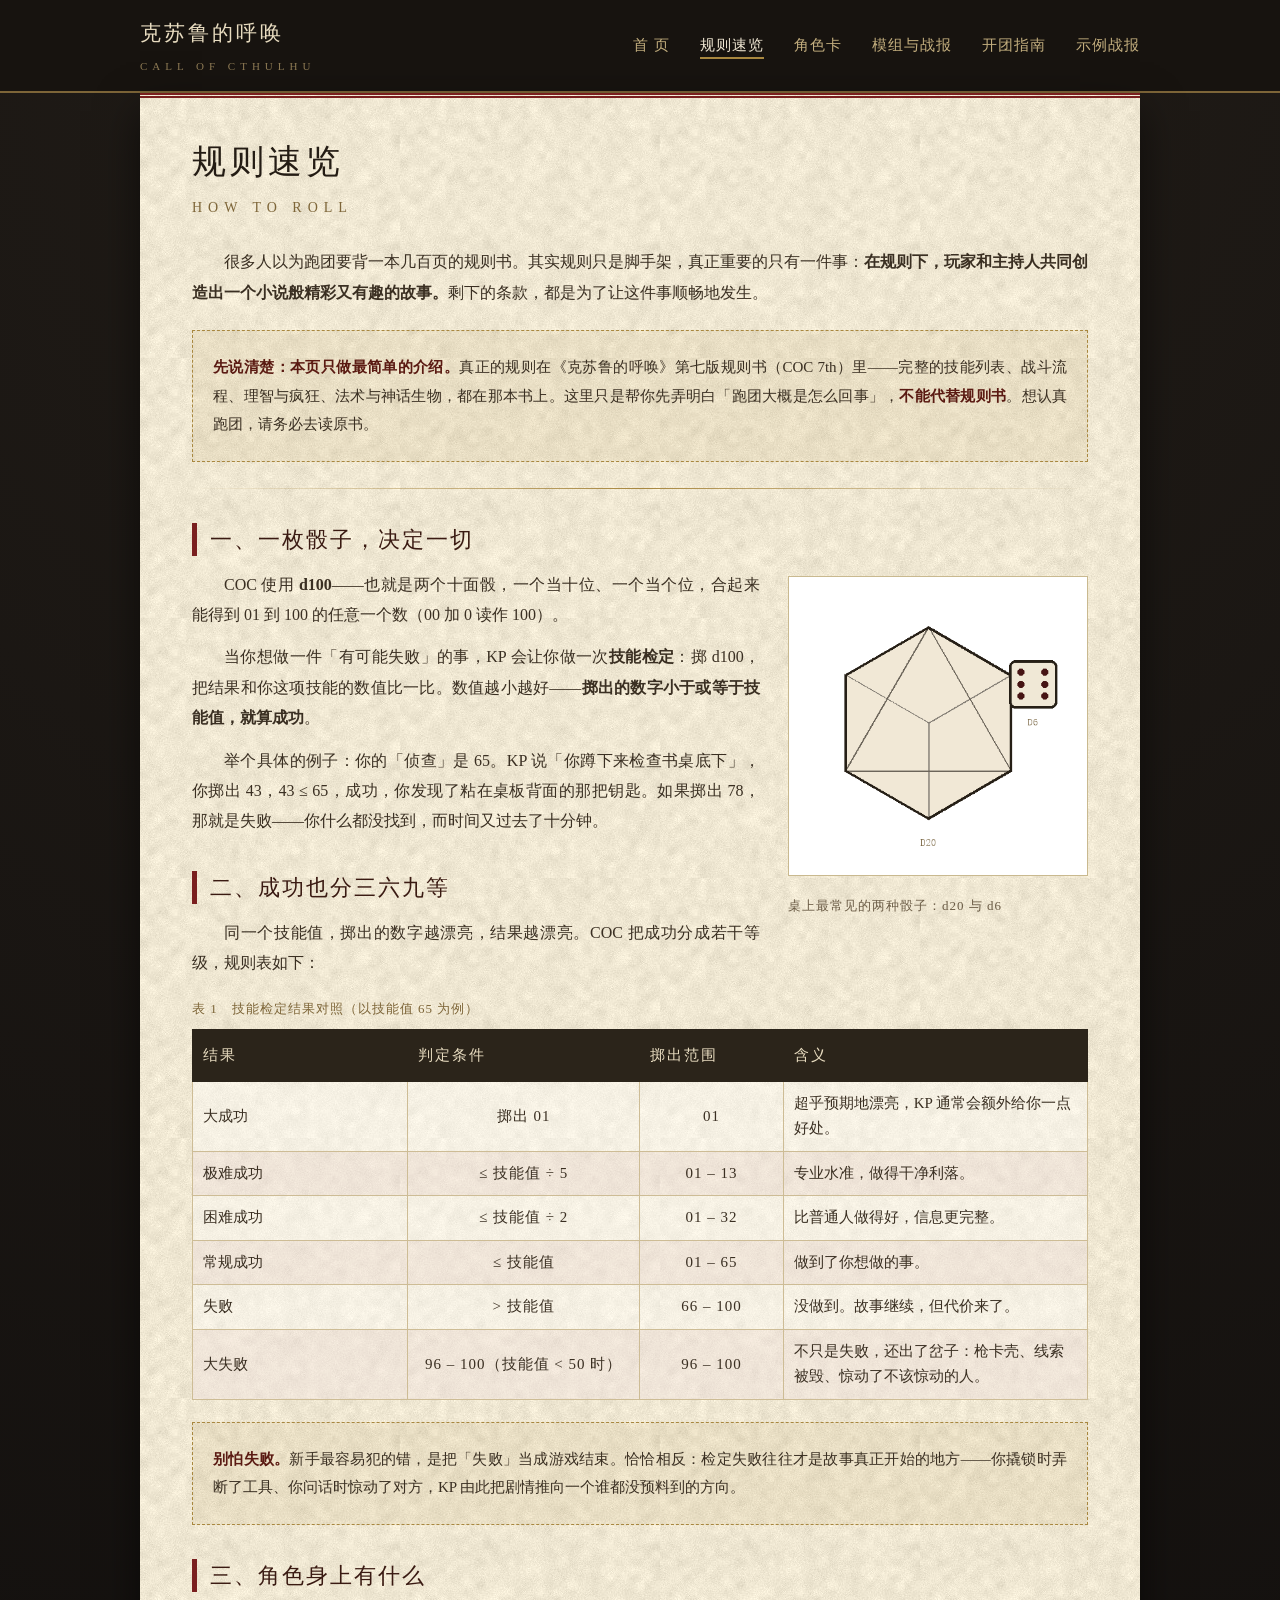
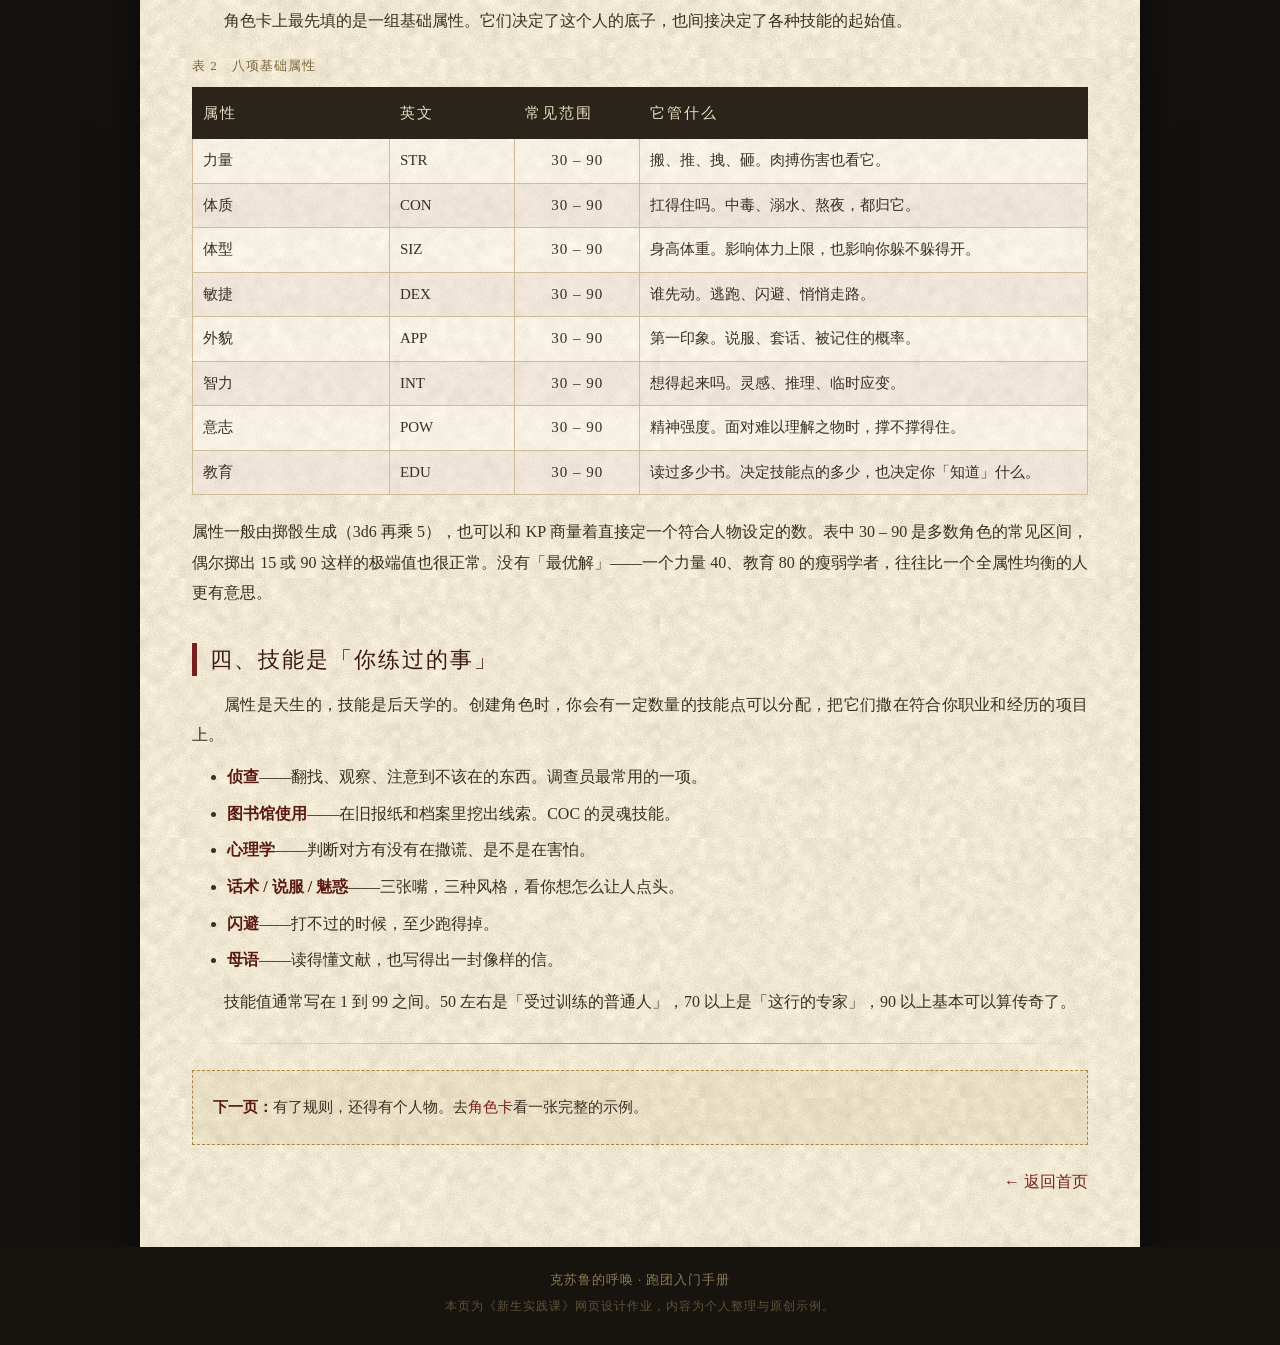
<file: web/rules.html>
<!DOCTYPE html>
<html lang="zh-CN">
<head>
<meta charset="utf-8">
<meta name="viewport" content="width=device-width, initial-scale=1.0">
<title>规则速览 · 克苏鲁的呼唤</title>
<meta name="description" content="COC 第七版核心规则速览：d100 检定、成功等级对照、角色属性与常用技能。">
<link rel="stylesheet" href="../css/style.css">
</head>

<body>

<div class="topbar">
	<div class="wrap">
		<a class="brand" href="../index.html">克苏鲁的呼唤<span>CALL OF CTHULHU</span></a>
		<div class="mainnav">
			<a href="../index.html">首 页</a>
			<a class="on" href="rules.html">规则速览</a>
			<a href="character.html">角色卡</a>
			<a href="story.html">模组与战报</a>
			<a href="table.html">开团指南</a>
			<a href="log.html">示例战报</a>
		</div>
	</div>
</div>

<div class="wrap">
<div class="sheet">
	<div class="section">

		<h1>规则速览</h1>
		<p class="subtitle">HOW TO ROLL</p>

		<p>很多人以为跑团要背一本几百页的规则书。其实规则只是脚手架，真正重要的只有一件事：<strong>在规则下，玩家和主持人共同创造出一个小说般精彩又有趣的故事。</strong>剩下的条款，都是为了让这件事顺畅地发生。</p>

		<div class="note">
			<p><strong>先说清楚：本页只做最简单的介绍。</strong>真正的规则在《克苏鲁的呼唤》第七版规则书（COC 7th）里——完整的技能列表、战斗流程、理智与疯狂、法术与神话生物，都在那本书上。这里只是帮你先弄明白「跑团大概是怎么回事」，<strong>不能代替规则书</strong>。想认真跑团，请务必去读原书。</p>
		</div>

		<hr class="rule-line">

		<h2>一、一枚骰子，决定一切</h2>

		<div class="figure float-right">
			<img src="../image/dice.png" width="300" height="300" alt="桌面骰子：二十面骰与六面骰">
			<p class="figcap">桌上最常见的两种骰子：d20 与 d6</p>
		</div>

		<p>COC 使用 <strong>d100</strong>——也就是两个十面骰，一个当十位、一个当个位，合起来能得到 01 到 100 的任意一个数（00 加 0 读作 100）。</p>

		<p>当你想做一件「有可能失败」的事，KP 会让你做一次<strong>技能检定</strong>：掷 d100，把结果和你这项技能的数值比一比。数值越小越好——<strong>掷出的数字小于或等于技能值，就算成功</strong>。</p>

		<p>举个具体的例子：你的「侦查」是 65。KP 说「你蹲下来检查书桌底下」，你掷出 43，43 ≤ 65，成功，你发现了粘在桌板背面的那把钥匙。如果掷出 78，那就是失败——你什么都没找到，而时间又过去了十分钟。</p>

		<h2>二、成功也分三六九等</h2>

		<p>同一个技能值，掷出的数字越漂亮，结果越漂亮。COC 把成功分成若干等级，规则表如下：</p>

		<table>
			<caption>表 1　技能检定结果对照（以技能值 65 为例）</caption>
			<thead>
				<tr>
					<th style="width:24%;">结果</th>
					<th style="width:26%;">判定条件</th>
					<th style="width:16%;">掷出范围</th>
					<th>含义</th>
				</tr>
			</thead>
			<tbody>
				<tr>
					<td>大成功</td>
					<td class="num">掷出 01</td>
					<td class="num">01</td>
					<td>超乎预期地漂亮，KP 通常会额外给你一点好处。</td>
				</tr>
				<tr>
					<td>极难成功</td>
					<td class="num">≤ 技能值 ÷ 5</td>
					<td class="num">01 – 13</td>
					<td>专业水准，做得干净利落。</td>
				</tr>
				<tr>
					<td>困难成功</td>
					<td class="num">≤ 技能值 ÷ 2</td>
					<td class="num">01 – 32</td>
					<td>比普通人做得好，信息更完整。</td>
				</tr>
				<tr>
					<td>常规成功</td>
					<td class="num">≤ 技能值</td>
					<td class="num">01 – 65</td>
					<td>做到了你想做的事。</td>
				</tr>
				<tr>
					<td>失败</td>
					<td class="num">&gt; 技能值</td>
					<td class="num">66 – 100</td>
					<td>没做到。故事继续，但代价来了。</td>
				</tr>
				<tr>
					<td>大失败</td>
					<td class="num">96 – 100（技能值 &lt; 50 时）</td>
					<td class="num">96 – 100</td>
					<td>不只是失败，还出了岔子：枪卡壳、线索被毁、惊动了不该惊动的人。</td>
				</tr>
			</tbody>
		</table>

		<div class="note">
			<p><strong>别怕失败。</strong>新手最容易犯的错，是把「失败」当成游戏结束。恰恰相反：检定失败往往才是故事真正开始的地方——你撬锁时弄断了工具、你问话时惊动了对方，KP 由此把剧情推向一个谁都没预料到的方向。</p>
		</div>

		<h2>三、角色身上有什么</h2>

		<p>角色卡上最先填的是一组基础属性。它们决定了这个人的底子，也间接决定了各种技能的起始值。</p>

		<table>
			<caption>表 2　八项基础属性</caption>
			<thead>
				<tr>
					<th style="width:22%;">属性</th>
					<th style="width:14%;">英文</th>
					<th style="width:14%;">常见范围</th>
					<th>它管什么</th>
				</tr>
			</thead>
			<tbody>
				<tr><td>力量</td><td>STR</td><td class="num">30 – 90</td><td>搬、推、拽、砸。肉搏伤害也看它。</td></tr>
				<tr><td>体质</td><td>CON</td><td class="num">30 – 90</td><td>扛得住吗。中毒、溺水、熬夜，都归它。</td></tr>
				<tr><td>体型</td><td>SIZ</td><td class="num">30 – 90</td><td>身高体重。影响体力上限，也影响你躲不躲得开。</td></tr>
				<tr><td>敏捷</td><td>DEX</td><td class="num">30 – 90</td><td>谁先动。逃跑、闪避、悄悄走路。</td></tr>
				<tr><td>外貌</td><td>APP</td><td class="num">30 – 90</td><td>第一印象。说服、套话、被记住的概率。</td></tr>
				<tr><td>智力</td><td>INT</td><td class="num">30 – 90</td><td>想得起来吗。灵感、推理、临时应变。</td></tr>
				<tr><td>意志</td><td>POW</td><td class="num">30 – 90</td><td>精神强度。面对难以理解之物时，撑不撑得住。</td></tr>
				<tr><td>教育</td><td>EDU</td><td class="num">30 – 90</td><td>读过多少书。决定技能点的多少，也决定你「知道」什么。</td></tr>
			</tbody>
		</table>

		<p class="noindent">属性一般由掷骰生成（3d6 再乘 5），也可以和 KP 商量着直接定一个符合人物设定的数。表中 30 – 90 是多数角色的常见区间，偶尔掷出 15 或 90 这样的极端值也很正常。没有「最优解」——一个力量 40、教育 80 的瘦弱学者，往往比一个全属性均衡的人更有意思。</p>

		<h2>四、技能是「你练过的事」</h2>

		<p>属性是天生的，技能是后天学的。创建角色时，你会有一定数量的技能点可以分配，把它们撒在符合你职业和经历的项目上。</p>

		<ul>
			<li><strong>侦查</strong>——翻找、观察、注意到不该在的东西。调查员最常用的一项。</li>
			<li><strong>图书馆使用</strong>——在旧报纸和档案里挖出线索。COC 的灵魂技能。</li>
			<li><strong>心理学</strong>——判断对方有没有在撒谎、是不是在害怕。</li>
			<li><strong>话术 / 说服 / 魅惑</strong>——三张嘴，三种风格，看你想怎么让人点头。</li>
			<li><strong>闪避</strong>——打不过的时候，至少跑得掉。</li>
			<li><strong>母语</strong>——读得懂文献，也写得出一封像样的信。</li>
		</ul>

		<p>技能值通常写在 1 到 99 之间。50 左右是「受过训练的普通人」，70 以上是「这行的专家」，90 以上基本可以算传奇了。</p>

		<hr class="rule-line">

		<div class="note">
			<p><strong>下一页：</strong>有了规则，还得有个人物。去<a href="character.html">角色卡</a>看一张完整的示例。</p>
		</div>

		<p class="noindent" style="text-align:right;"><a href="../index.html">← 返回首页</a></p>

	</div>
</div>
</div>

<div class="sitefoot">
	<div class="wrap">
		克苏鲁的呼唤 · 跑团入门手册<br>
		<span style="font-size:12px; color:#5f5238;">本页为《新生实践课》网页设计作业，内容为个人整理与原创示例。</span>
	</div>
</div>

</body>
</html>
</file>
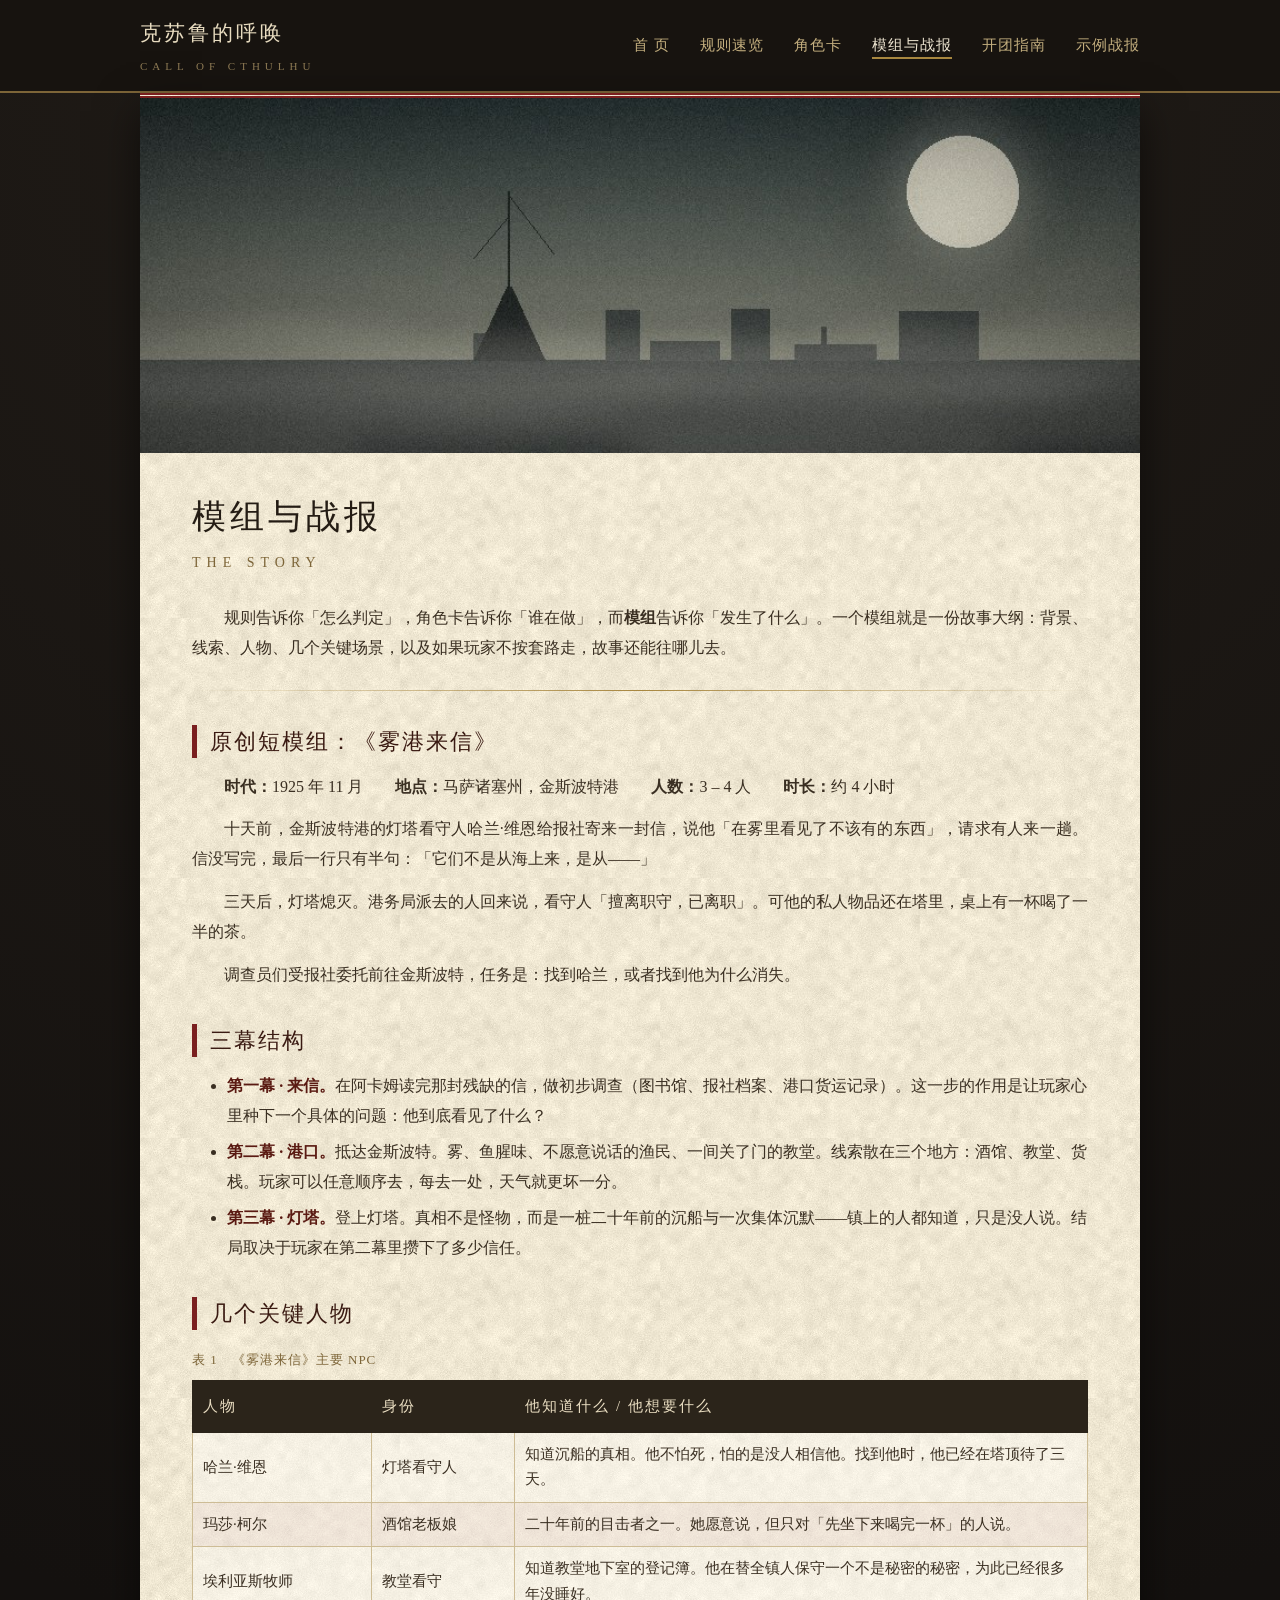
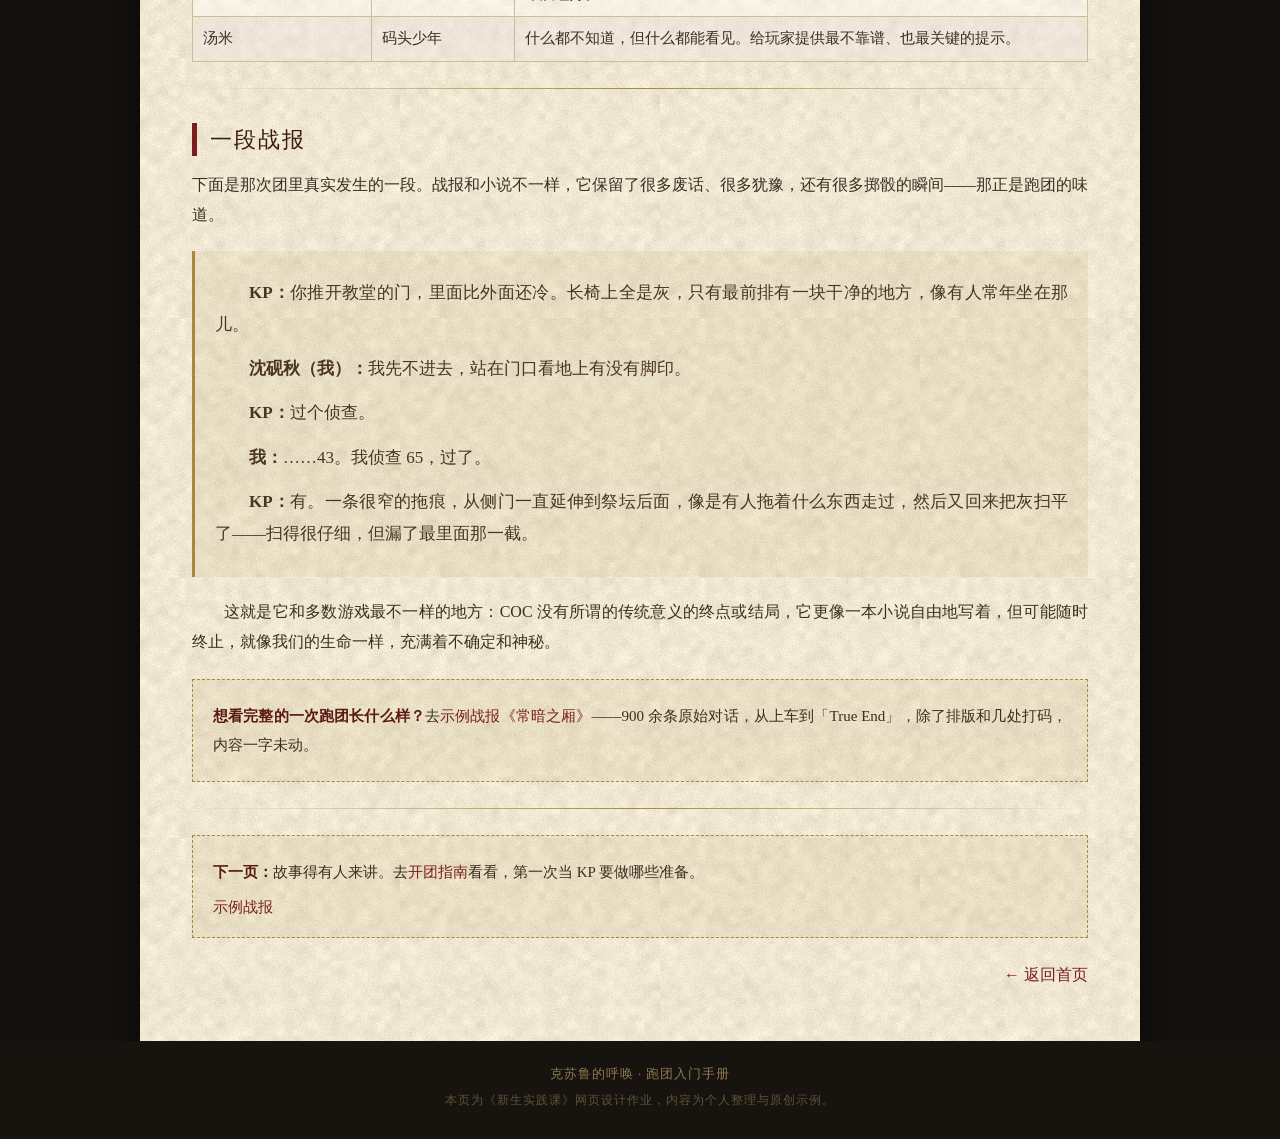
<file: web/story.html>
<!DOCTYPE html>
<html lang="zh-CN">
<head>
<meta charset="utf-8">
<meta name="viewport" content="width=device-width, initial-scale=1.0">
<title>模组与战报 · 克苏鲁的呼唤</title>
<meta name="description" content="原创 COC 短模组《雾港来信》的三幕结构、人物设定，以及一段跑团战报节选。">
<link rel="stylesheet" href="../css/style.css">
</head>

<body>

<div class="topbar">
	<div class="wrap">
		<a class="brand" href="../index.html">克苏鲁的呼唤<span>CALL OF CTHULHU</span></a>
		<div class="mainnav">
			<a href="../index.html">首 页</a>
			<a href="rules.html">规则速览</a>
			<a href="character.html">角色卡</a>
			<a class="on" href="story.html">模组与战报</a>
			<a href="table.html">开团指南</a>
			<a href="log.html">示例战报</a>
		</div>
	</div>
</div>

<div class="wrap">
<div class="sheet">

	<!-- 页面横幅 -->
	<img src="../image/fog.jpg" width="900" height="320" alt="雾中的港口与远处的高塔" style="display:block; width:100%; height:auto;">

	<div class="section">

		<h1>模组与战报</h1>
		<p class="subtitle">THE STORY</p>

		<p>规则告诉你「怎么判定」，角色卡告诉你「谁在做」，而<strong>模组</strong>告诉你「发生了什么」。一个模组就是一份故事大纲：背景、线索、人物、几个关键场景，以及如果玩家不按套路走，故事还能往哪儿去。</p>

		<hr class="rule-line">

		<h2>原创短模组：《雾港来信》</h2>

		<p><strong>时代：</strong>1925 年 11 月　　<strong>地点：</strong>马萨诸塞州，金斯波特港　　<strong>人数：</strong>3 – 4 人　　<strong>时长：</strong>约 4 小时</p>

		<p>十天前，金斯波特港的灯塔看守人哈兰·维恩给报社寄来一封信，说他「在雾里看见了不该有的东西」，请求有人来一趟。信没写完，最后一行只有半句：「它们不是从海上来，是从——」</p>

		<p>三天后，灯塔熄灭。港务局派去的人回来说，看守人「擅离职守，已离职」。可他的私人物品还在塔里，桌上有一杯喝了一半的茶。</p>

		<p>调查员们受报社委托前往金斯波特，任务是：找到哈兰，或者找到他为什么消失。</p>

		<h2>三幕结构</h2>

		<ul>
			<li><strong>第一幕 · 来信。</strong>在阿卡姆读完那封残缺的信，做初步调查（图书馆、报社档案、港口货运记录）。这一步的作用是让玩家心里种下一个具体的问题：他到底看见了什么？</li>
			<li><strong>第二幕 · 港口。</strong>抵达金斯波特。雾、鱼腥味、不愿意说话的渔民、一间关了门的教堂。线索散在三个地方：酒馆、教堂、货栈。玩家可以任意顺序去，每去一处，天气就更坏一分。</li>
			<li><strong>第三幕 · 灯塔。</strong>登上灯塔。真相不是怪物，而是一桩二十年前的沉船与一次集体沉默——镇上的人都知道，只是没人说。结局取决于玩家在第二幕里攒下了多少信任。</li>
		</ul>

		<h2>几个关键人物</h2>

		<table>
			<caption>表 1　《雾港来信》主要 NPC</caption>
			<thead>
				<tr>
					<th style="width:20%;">人物</th>
					<th style="width:16%;">身份</th>
					<th>他知道什么 / 他想要什么</th>
				</tr>
			</thead>
			<tbody>
				<tr>
					<td>哈兰·维恩</td>
					<td>灯塔看守人</td>
					<td>知道沉船的真相。他不怕死，怕的是没人相信他。找到他时，他已经在塔顶待了三天。</td>
				</tr>
				<tr>
					<td>玛莎·柯尔</td>
					<td>酒馆老板娘</td>
					<td>二十年前的目击者之一。她愿意说，但只对「先坐下来喝完一杯」的人说。</td>
				</tr>
				<tr>
					<td>埃利亚斯牧师</td>
					<td>教堂看守</td>
					<td>知道教堂地下室的登记簿。他在替全镇人保守一个不是秘密的秘密，为此已经很多年没睡好。</td>
				</tr>
				<tr>
					<td>汤米</td>
					<td>码头少年</td>
					<td>什么都不知道，但什么都能看见。给玩家提供最不靠谱、也最关键的提示。</td>
				</tr>
			</tbody>
		</table>

		<hr class="rule-line">

		<h2>一段战报</h2>

		<p class="noindent">下面是那次团里真实发生的一段。战报和小说不一样，它保留了很多废话、很多犹豫，还有很多掷骰的瞬间——那正是跑团的味道。</p>

		<blockquote>
			<p><strong>KP：</strong>你推开教堂的门，里面比外面还冷。长椅上全是灰，只有最前排有一块干净的地方，像有人常年坐在那儿。</p>
			<p><strong>沈砚秋（我）：</strong>我先不进去，站在门口看地上有没有脚印。</p>
			<p><strong>KP：</strong>过个侦查。</p>
			<p><strong>我：</strong>……43。我侦查 65，过了。</p>
			<p><strong>KP：</strong>有。一条很窄的拖痕，从侧门一直延伸到祭坛后面，像是有人拖着什么东西走过，然后又回来把灰扫平了——扫得很仔细，但漏了最里面那一截。</p>
		</blockquote>

		<p>这就是它和多数游戏最不一样的地方：COC 没有所谓的传统意义的终点或结局，它更像一本小说自由地写着，但可能随时终止，就像我们的生命一样，充满着不确定和神秘。</p>

		<div class="note">
			<p><strong>想看完整的一次跑团长什么样？</strong>去<a href="log.html">示例战报《常暗之厢》</a>——900 余条原始对话，从上车到「True End」，除了排版和几处打码，内容一字未动。</p>
		</div>

		<hr class="rule-line">

		<div class="note">
			<p><strong>下一页：</strong>故事得有人来讲。去<a href="table.html">开团指南</a>看看，第一次当 KP 要做哪些准备。</p>
			<a href="log.html">示例战报</a>
		</div>

		<p class="noindent" style="text-align:right;"><a href="../index.html">← 返回首页</a></p>

	</div>
</div>
</div>

<div class="sitefoot">
	<div class="wrap">
		克苏鲁的呼唤 · 跑团入门手册<br>
		<span style="font-size:12px; color:#5f5238;">本页为《新生实践课》网页设计作业，内容为个人整理与原创示例。</span>
	</div>
</div>

</body>
</html>
</file>
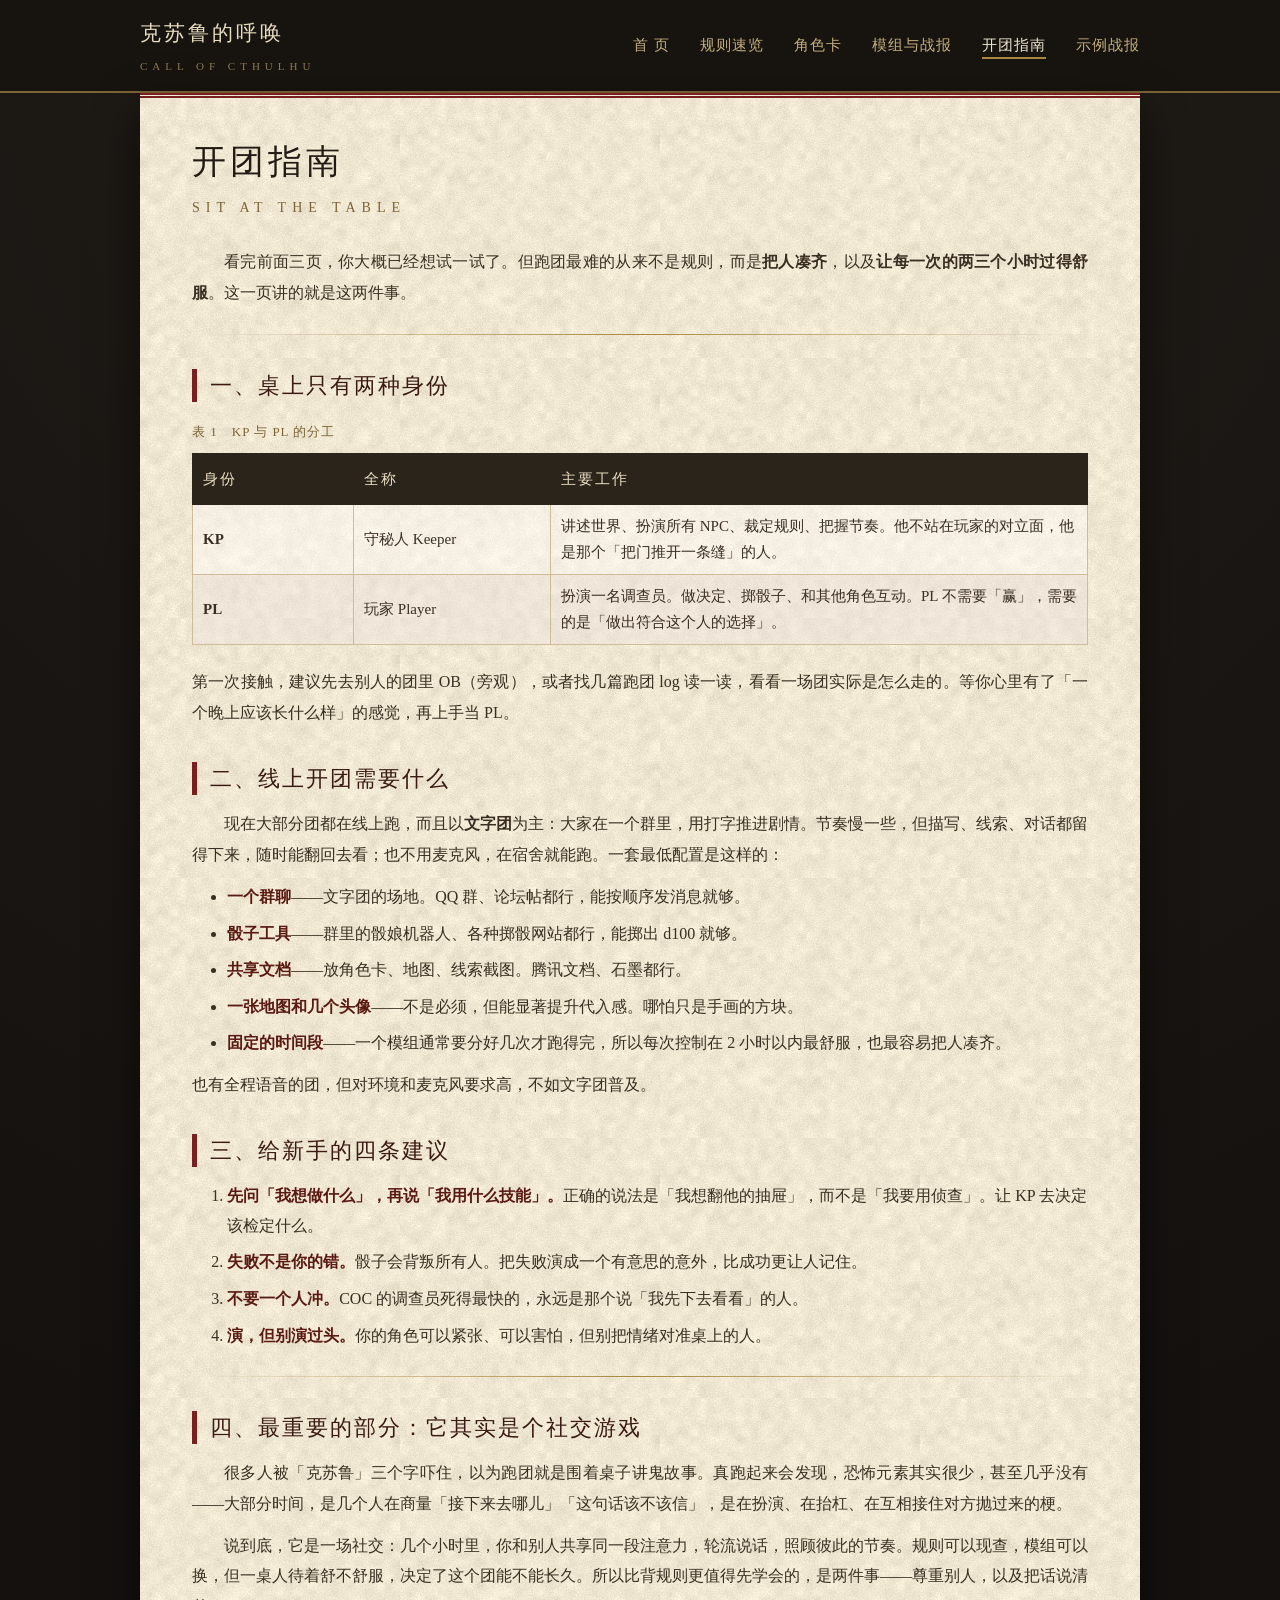
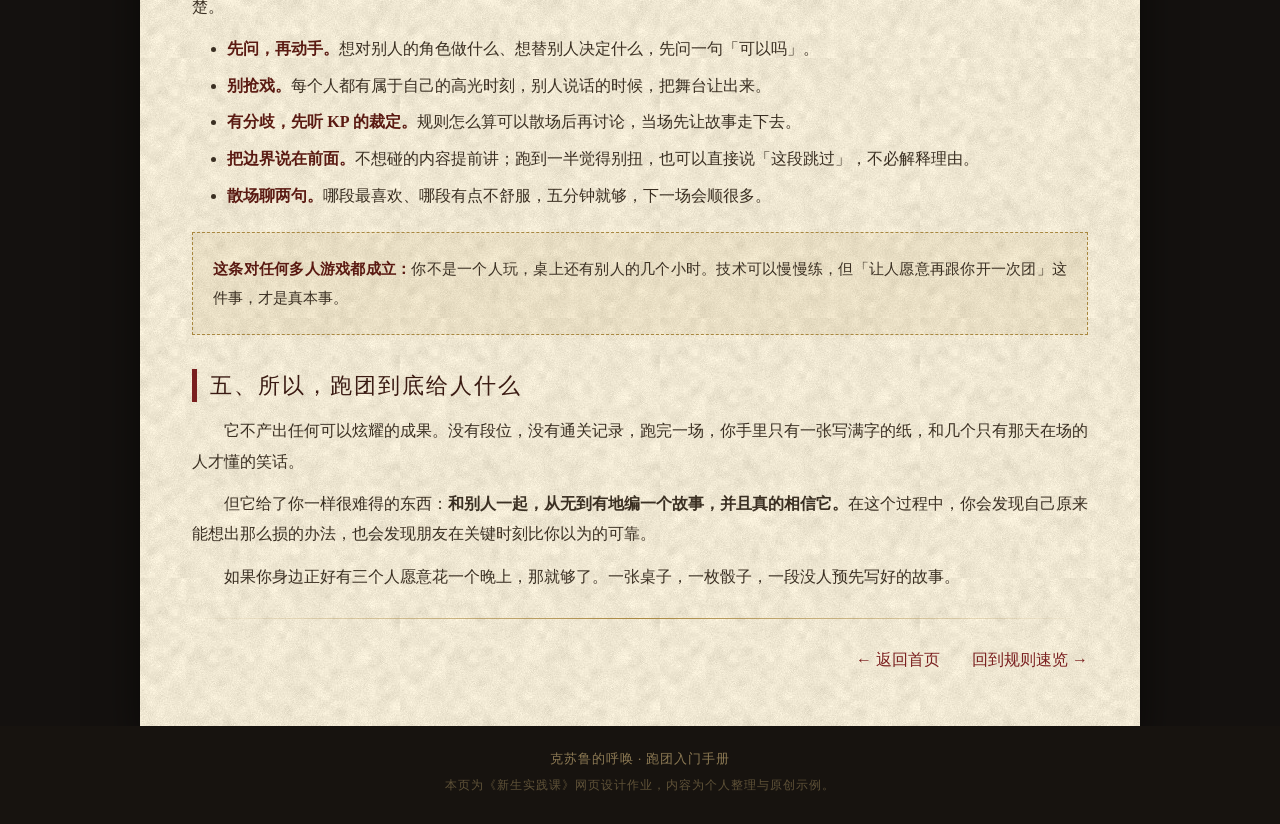
<file: web/table.html>
<!DOCTYPE html>
<html lang="zh-CN">
<head>
<meta charset="utf-8">
<meta name="viewport" content="width=device-width, initial-scale=1.0">
<title>开团指南 · 克苏鲁的呼唤</title>
<meta name="description" content="COC 跑团新手指南：KP 与玩家的分工、文字团的开团工具、新手建议，以及跑团作为社交游戏的相处之道。">
<link rel="stylesheet" href="../css/style.css">
</head>

<body>

<div class="topbar">
	<div class="wrap">
		<a class="brand" href="../index.html">克苏鲁的呼唤<span>CALL OF CTHULHU</span></a>
		<div class="mainnav">
			<a href="../index.html">首 页</a>
			<a href="rules.html">规则速览</a>
			<a href="character.html">角色卡</a>
			<a href="story.html">模组与战报</a>
			<a class="on" href="table.html">开团指南</a>
			<a href="log.html">示例战报</a>
		</div>
	</div>
</div>

<div class="wrap">
<div class="sheet">
	<div class="section">

		<h1>开团指南</h1>
		<p class="subtitle">SIT AT THE TABLE</p>

		<p>看完前面三页，你大概已经想试一试了。但跑团最难的从来不是规则，而是<strong>把人凑齐</strong>，以及<strong>让每一次的两三个小时过得舒服</strong>。这一页讲的就是这两件事。</p>

		<hr class="rule-line">

		<h2>一、桌上只有两种身份</h2>

		<table>
			<caption>表 1　KP 与 PL 的分工</caption>
			<thead>
				<tr>
					<th style="width:18%;">身份</th>
					<th style="width:22%;">全称</th>
					<th>主要工作</th>
				</tr>
			</thead>
			<tbody>
				<tr>
					<td><strong>KP</strong></td>
					<td>守秘人 Keeper</td>
					<td>讲述世界、扮演所有 NPC、裁定规则、把握节奏。他不站在玩家的对立面，他是那个「把门推开一条缝」的人。</td>
				</tr>
				<tr>
					<td><strong>PL</strong></td>
					<td>玩家 Player</td>
					<td>扮演一名调查员。做决定、掷骰子、和其他角色互动。PL 不需要「赢」，需要的是「做出符合这个人的选择」。</td>
				</tr>
			</tbody>
		</table>

		<p class="noindent">第一次接触，建议先去别人的团里 OB（旁观），或者找几篇跑团 log 读一读，看看一场团实际是怎么走的。等你心里有了「一个晚上应该长什么样」的感觉，再上手当 PL。</p>

		<h2>二、线上开团需要什么</h2>

		<p>现在大部分团都在线上跑，而且以<strong>文字团</strong>为主：大家在一个群里，用打字推进剧情。节奏慢一些，但描写、线索、对话都留得下来，随时能翻回去看；也不用麦克风，在宿舍就能跑。一套最低配置是这样的：</p>

		<ul>
			<li><strong>一个群聊</strong>——文字团的场地。QQ 群、论坛帖都行，能按顺序发消息就够。</li>
			<li><strong>骰子工具</strong>——群里的骰娘机器人、各种掷骰网站都行，能掷出 d100 就够。</li>
			<li><strong>共享文档</strong>——放角色卡、地图、线索截图。腾讯文档、石墨都行。</li>
			<li><strong>一张地图和几个头像</strong>——不是必须，但能显著提升代入感。哪怕只是手画的方块。</li>
			<li><strong>固定的时间段</strong>——一个模组通常要分好几次才跑得完，所以每次控制在 2 小时以内最舒服，也最容易把人凑齐。</li>
		</ul>

		<p class="noindent">也有全程语音的团，但对环境和麦克风要求高，不如文字团普及。</p>

		<h2>三、给新手的四条建议</h2>

		<ol>
			<li><strong>先问「我想做什么」，再说「我用什么技能」。</strong>正确的说法是「我想翻他的抽屉」，而不是「我要用侦查」。让 KP 去决定该检定什么。</li>
			<li><strong>失败不是你的错。</strong>骰子会背叛所有人。把失败演成一个有意思的意外，比成功更让人记住。</li>
			<li><strong>不要一个人冲。</strong>COC 的调查员死得最快的，永远是那个说「我先下去看看」的人。</li>
			<li><strong>演，但别演过头。</strong>你的角色可以紧张、可以害怕，但别把情绪对准桌上的人。</li>
		</ol>

		<hr class="rule-line">

		<h2>四、最重要的部分：它其实是个社交游戏</h2>

		<p>很多人被「克苏鲁」三个字吓住，以为跑团就是围着桌子讲鬼故事。真跑起来会发现，恐怖元素其实很少，甚至几乎没有——大部分时间，是几个人在商量「接下来去哪儿」「这句话该不该信」，是在扮演、在抬杠、在互相接住对方抛过来的梗。</p>

		<p>说到底，它是一场社交：几个小时里，你和别人共享同一段注意力，轮流说话，照顾彼此的节奏。规则可以现查，模组可以换，但一桌人待着舒不舒服，决定了这个团能不能长久。所以比背规则更值得先学会的，是两件事——尊重别人，以及把话说清楚。</p>

		<ul>
			<li><strong>先问，再动手。</strong>想对别人的角色做什么、想替别人决定什么，先问一句「可以吗」。</li>
			<li><strong>别抢戏。</strong>每个人都有属于自己的高光时刻，别人说话的时候，把舞台让出来。</li>
			<li><strong>有分歧，先听 KP 的裁定。</strong>规则怎么算可以散场后再讨论，当场先让故事走下去。</li>
			<li><strong>把边界说在前面。</strong>不想碰的内容提前讲；跑到一半觉得别扭，也可以直接说「这段跳过」，不必解释理由。</li>
			<li><strong>散场聊两句。</strong>哪段最喜欢、哪段有点不舒服，五分钟就够，下一场会顺很多。</li>
		</ul>

		<div class="note">
			<p><strong>这条对任何多人游戏都成立：</strong>你不是一个人玩，桌上还有别人的几个小时。技术可以慢慢练，但「让人愿意再跟你开一次团」这件事，才是真本事。</p>
		</div>

		<h2>五、所以，跑团到底给人什么</h2>

		<p>它不产出任何可以炫耀的成果。没有段位，没有通关记录，跑完一场，你手里只有一张写满字的纸，和几个只有那天在场的人才懂的笑话。</p>

		<p>但它给了你一样很难得的东西：<strong>和别人一起，从无到有地编一个故事，并且真的相信它。</strong>在这个过程中，你会发现自己原来能想出那么损的办法，也会发现朋友在关键时刻比你以为的可靠。</p>

		<p>如果你身边正好有三个人愿意花一个晚上，那就够了。一张桌子，一枚骰子，一段没人预先写好的故事。</p>

		<hr class="rule-line">

		<p class="noindent" style="text-align:right;"><a href="../index.html">← 返回首页</a>　　<a href="rules.html">回到规则速览 →</a></p>

	</div>
</div>
</div>

<div class="sitefoot">
	<div class="wrap">
		克苏鲁的呼唤 · 跑团入门手册<br>
		<span style="font-size:12px; color:#5f5238;">本页为《新生实践课》网页设计作业，内容为个人整理与原创示例。</span>
	</div>
</div>

</body>
</html>
</file>
<file: css/style.css>
﻿@charset "utf-8";
/* ============================================================
   《克苏鲁的呼唤 · 跑团入门手册》 全站样式表
   作者：夏智   U202614958   2602 班
   说明：所有页面共用本文件，图片统一放在 ../image/ 目录
   ============================================================ */

/* ---------- 基础 ---------- */
* { margin: 0; padding: 0; box-sizing: border-box; }

body {
	background-color: #14110f;
	background-image: radial-gradient(circle at 50% 0%, #221d18 0%, #14110f 60%);
	color: #3a2f22;
	font-family: "STSong", "华文宋体", "SimSun", "宋体", serif;
	font-size: 16px;
	line-height: 1.9;
}

a { color: #7a1f1f; text-decoration: none; }
a:hover { color: #a8873f; text-decoration: underline; }

.wrap { width: 1000px; max-width: 100%; margin: 0 auto; }

/* ---------- 顶部标题栏 ---------- */
.topbar {
	background-color: #17130f;
	border-bottom: 2px solid #7d6538;
	padding: 14px 0;
}
.topbar .wrap { display: flex; align-items: center; justify-content: space-between; }

.brand {
	font-family: "STZhongsong", "华文中宋", "SimSun", serif;
	font-size: 21px;
	color: #e8dcc0 !important;
	letter-spacing: 3px;
	text-decoration: none !important;
}
.brand span {
	display: block;
	font-family: "SimSun", serif;
	font-size: 11px;
	color: #8d7a54;
	letter-spacing: 5px;
	margin-top: 2px;
}

.mainnav a {
	color: #c3ae7e;
	font-size: 15px;
	letter-spacing: 1px;
	margin-left: 26px;
	padding-bottom: 4px;
	border-bottom: 2px solid transparent;
	text-decoration: none;
}
.mainnav a:hover { color: #efe6d2; border-bottom-color: #a8873f; text-decoration: none; }
.mainnav a.on { color: #efe6d2; border-bottom-color: #a8873f; }

/* ---------- 纸张主体 ---------- */
.sheet {
	background-color: #efe6d2;
	background-image: url(../image/parchment.jpg);
	background-repeat: repeat;
	border-top: 5px double #7a1f1f;
	box-shadow: 0 18px 40px rgba(0, 0, 0, .55);
	overflow: hidden;
}

.section { padding: 38px 52px; }

/* 主页横幅：随容器缩放，热区坐标同步缩放 */
img.hero { display: block; width: 100%; height: auto; border: 0; }

/* ---------- 标题与正文 ---------- */
h1 {
	font-family: "STZhongsong", "华文中宋", "SimSun", serif;
	font-size: 34px;
	font-weight: normal;
	color: #241c14;
	letter-spacing: 4px;
	line-height: 1.5;
}
h2 {
	font-family: "STZhongsong", "华文中宋", "SimSun", serif;
	font-size: 22px;
	font-weight: normal;
	color: #3a1a12;
	letter-spacing: 2px;
	border-left: 5px solid #7a1f1f;
	padding-left: 13px;
	margin: 34px 0 14px;
	line-height: 1.5;
}
h3 { font-size: 17px; color: #4a3a26; letter-spacing: 1px; margin: 20px 0 8px; }

p { margin: 12px 0; text-indent: 2em; text-align: justify; }
p.noindent { text-indent: 0; }

.subtitle {
	font-size: 14px;
	color: #7d6538;
	letter-spacing: 6px;
	text-indent: 0;
	margin: 8px 0 26px;
}
.rule-line {
	height: 1px;
	background: linear-gradient(to right, transparent, #a8873f, transparent);
	border: 0;
	margin: 26px 0;
}

ul, ol { margin: 12px 0 12px 2.2em; }
li { margin: 7px 0; line-height: 1.85; }
li strong { color: #5a1a12; }

/* ---------- 引文 ---------- */
blockquote {
	font-family: "KaiTi", "楷体", "STKaiti", serif;
	font-size: 17px;
	color: #4a3423;
	background-color: rgba(168, 135, 63, .10);
	border-left: 3px solid #a8873f;
	padding: 14px 20px;
	margin: 20px 0;
	text-indent: 0;
}

/* ---------- 表格 ---------- */
table {
	width: 100%;
	border-collapse: collapse;
	margin: 18px 0 22px;
	background-color: rgba(255, 255, 255, .38);
}
caption {
	caption-side: top;
	text-align: left;
	font-size: 13px;
	color: #7d6538;
	letter-spacing: 1px;
	padding-bottom: 8px;
}
th {
	background-color: #2b241a;
	color: #e8dcc0;
	font-weight: normal;
	letter-spacing: 2px;
	font-size: 15px;
	padding: 11px 10px;
	text-align: left;
	border: 1px solid #2b241a;
}
td {
	padding: 9px 10px;
	border: 1px solid #cdbc95;
	font-size: 15px;
	line-height: 1.7;
}
tbody tr:nth-child(even) { background-color: rgba(122, 31, 31, .055); }
td.num { text-align: center; letter-spacing: 1px; }

/* ---------- 图片与图注 ---------- */
.figure { text-align: center; margin: 22px auto; }
.figure img {
	max-width: 100%;
	border: 1px solid #c9b98f;
	padding: 7px;
	background-color: #fff;
}
.figure.float-right { float: right; width: 300px; margin: 6px 0 16px 28px; }
.figcap { font-size: 13px; color: #6b5c46; letter-spacing: 1px; margin-top: 8px; text-indent: 0; }

/* ---------- 首页卡片 ---------- */
.cards { display: flex; flex-wrap: wrap; gap: 18px; margin: 22px 0 6px; }
.card {
	flex: 1 1 200px;
	display: flex;
	flex-direction: column;
	background-color: rgba(255, 255, 255, .34);
	border: 1px solid #c9b98f;
	padding: 20px 18px;
	text-decoration: none;
	transition: transform .25s, box-shadow .25s, border-color .25s;
}
.card:hover {
	transform: translateY(-4px);
	box-shadow: 0 8px 18px rgba(60, 40, 20, .18);
	border-color: #a8873f;
	text-decoration: none;
}
.card h3 {
	margin: 0 0 6px;
	font-family: "STZhongsong", "华文中宋", serif;
	font-size: 19px;
	color: #5a1a12;
	letter-spacing: 2px;
}
.card p { flex: 1; font-size: 14px; color: #5c4a33; text-indent: 0; margin: 0; line-height: 1.75; }
.card em { display: block; font-style: normal; font-size: 11px; letter-spacing: 3px; color: #8d7a54; margin-top: 14px; padding-top: 10px; border-top: 1px solid rgba(168, 135, 63, .35); }

/* ---------- 提示框 ---------- */
.note {
	border: 1px dashed #a8873f;
	background-color: rgba(168, 135, 63, .09);
	padding: 16px 20px;
	margin: 22px 0;
	font-size: 15px;
}
.note strong { color: #5a1a12; }
.note p { text-indent: 0; margin: 6px 0; }

/* ---------- 页脚 ---------- */
.sitefoot {
	background-color: #17130f;
	color: #8d7a54;
	text-align: center;
	font-size: 13px;
	letter-spacing: 1px;
	padding: 20px 12px 26px;
	line-height: 2;
}
.sitefoot a { color: #b09a6a; }
.sitefoot .sep { margin: 0 8px; color: #4a3f2c; }

/* ---------- 战报页 ---------- */
.metatable th { width: 118px; white-space: nowrap; font-size: 14px; letter-spacing: 3px; }
.metatable td { font-size: 15px; }

.log {
	margin: 16px 0 8px;
	border-top: 1px solid rgba(140, 114, 66, .35);
}

.row {
	display: grid;
	grid-template-columns: 78px 1fr;
	column-gap: 18px;
	padding: 8px 0;
	border-bottom: 1px solid rgba(140, 114, 66, .16);
}
.row .who {
	text-align: right;
	font-family: "STZhongsong", "华文中宋", "SimSun", serif;
	font-size: 14px;
	font-weight: bold;
	letter-spacing: 1px;
	line-height: 1.9;
	white-space: nowrap;
	overflow: hidden;
}
.row .txt { font-size: 15px; line-height: 1.85; color: #3a2f22; word-break: break-word; }

.row.ooc .txt { color: #836c48; font-size: 13.5px; }

.row.dice .txt {
	justify-self: start;
	color: #6b3a2a;
	font-size: 14px;
	background-color: rgba(168, 135, 63, .10);
	border-left: 3px solid rgba(168, 135, 63, .55);
	padding: 5px 12px;
}

p.narr { text-indent: 2em; font-size: 15px; color: #4a3a26; margin: 12px 0; }
p.ending {
	text-align: center;
	font-family: "STZhongsong", "华文中宋", "SimSun", serif;
	font-size: 18px;
	letter-spacing: 6px;
	color: #7a1f1f;
	margin: 30px 0;
}
p.lognote {
	text-align: center;
	font-size: 14px;
	letter-spacing: 2px;
	color: #7d6538;
	margin: 26px 0;
	padding: 10px 0;
	border-top: 1px dashed rgba(140, 114, 66, .45);
	border-bottom: 1px dashed rgba(140, 114, 66, .45);
}
p.small { font-size: 14px; color: #5c4a33; }

code {
	font-family: Consolas, "Courier New", monospace;
	font-size: 13px;
	background-color: rgba(168, 135, 63, .14);
	padding: 1px 5px;
}

/* ---------- 自适应 ---------- */
@media screen and (max-width: 1040px) {
	.wrap { width: 100%; padding: 0 12px; }
	.section { padding: 24px 20px; }
	.figure.float-right { float: none; width: auto; margin: 18px auto; }
	.row { grid-template-columns: 64px 1fr; column-gap: 10px; }
	.row .who { font-size: 12.5px; white-space: normal; overflow: visible; }
	.metatable th { width: 84px; letter-spacing: 1px; }
	h1 { font-size: 26px; letter-spacing: 2px; }
	h2 { font-size: 19px; }
	.topbar .wrap { flex-direction: column; align-items: flex-start; }
	.mainnav { margin-top: 8px; }
	.mainnav a { margin: 0 16px 0 0; display: inline-block; }
}
</file>
